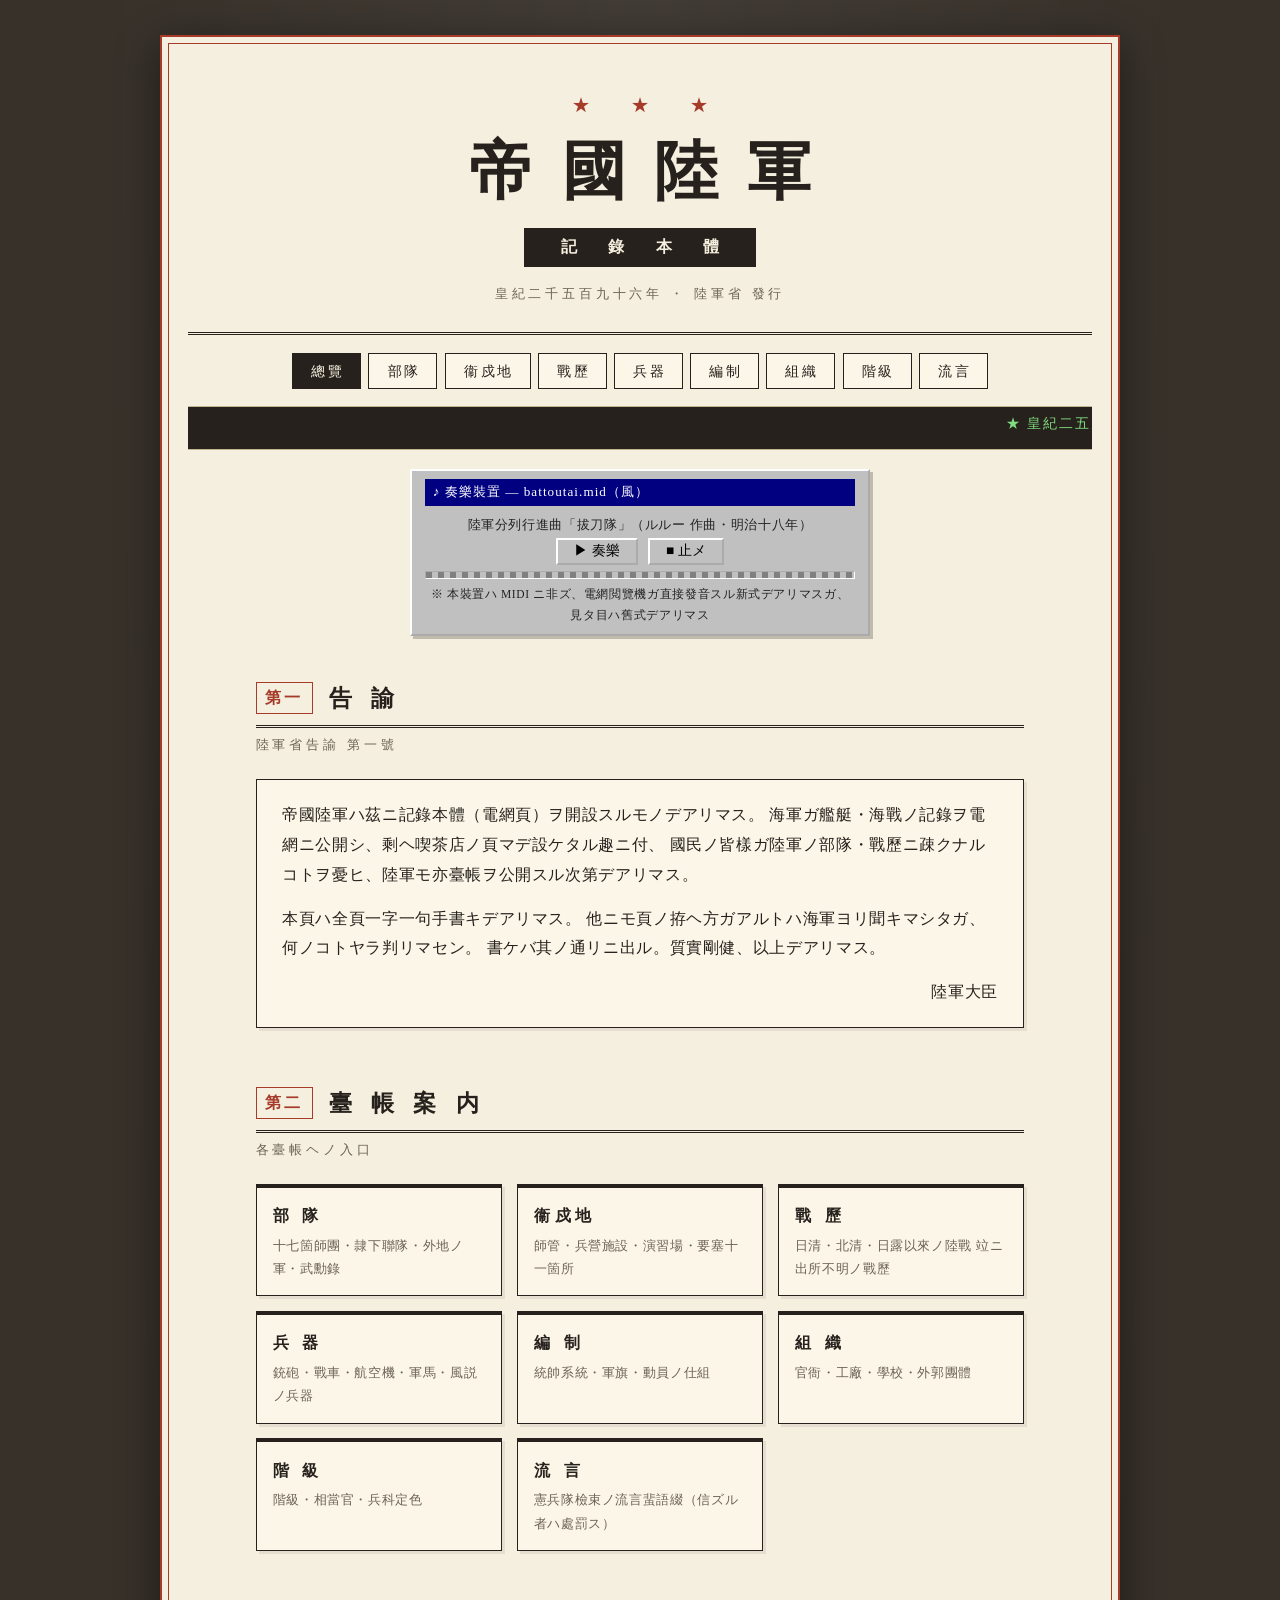
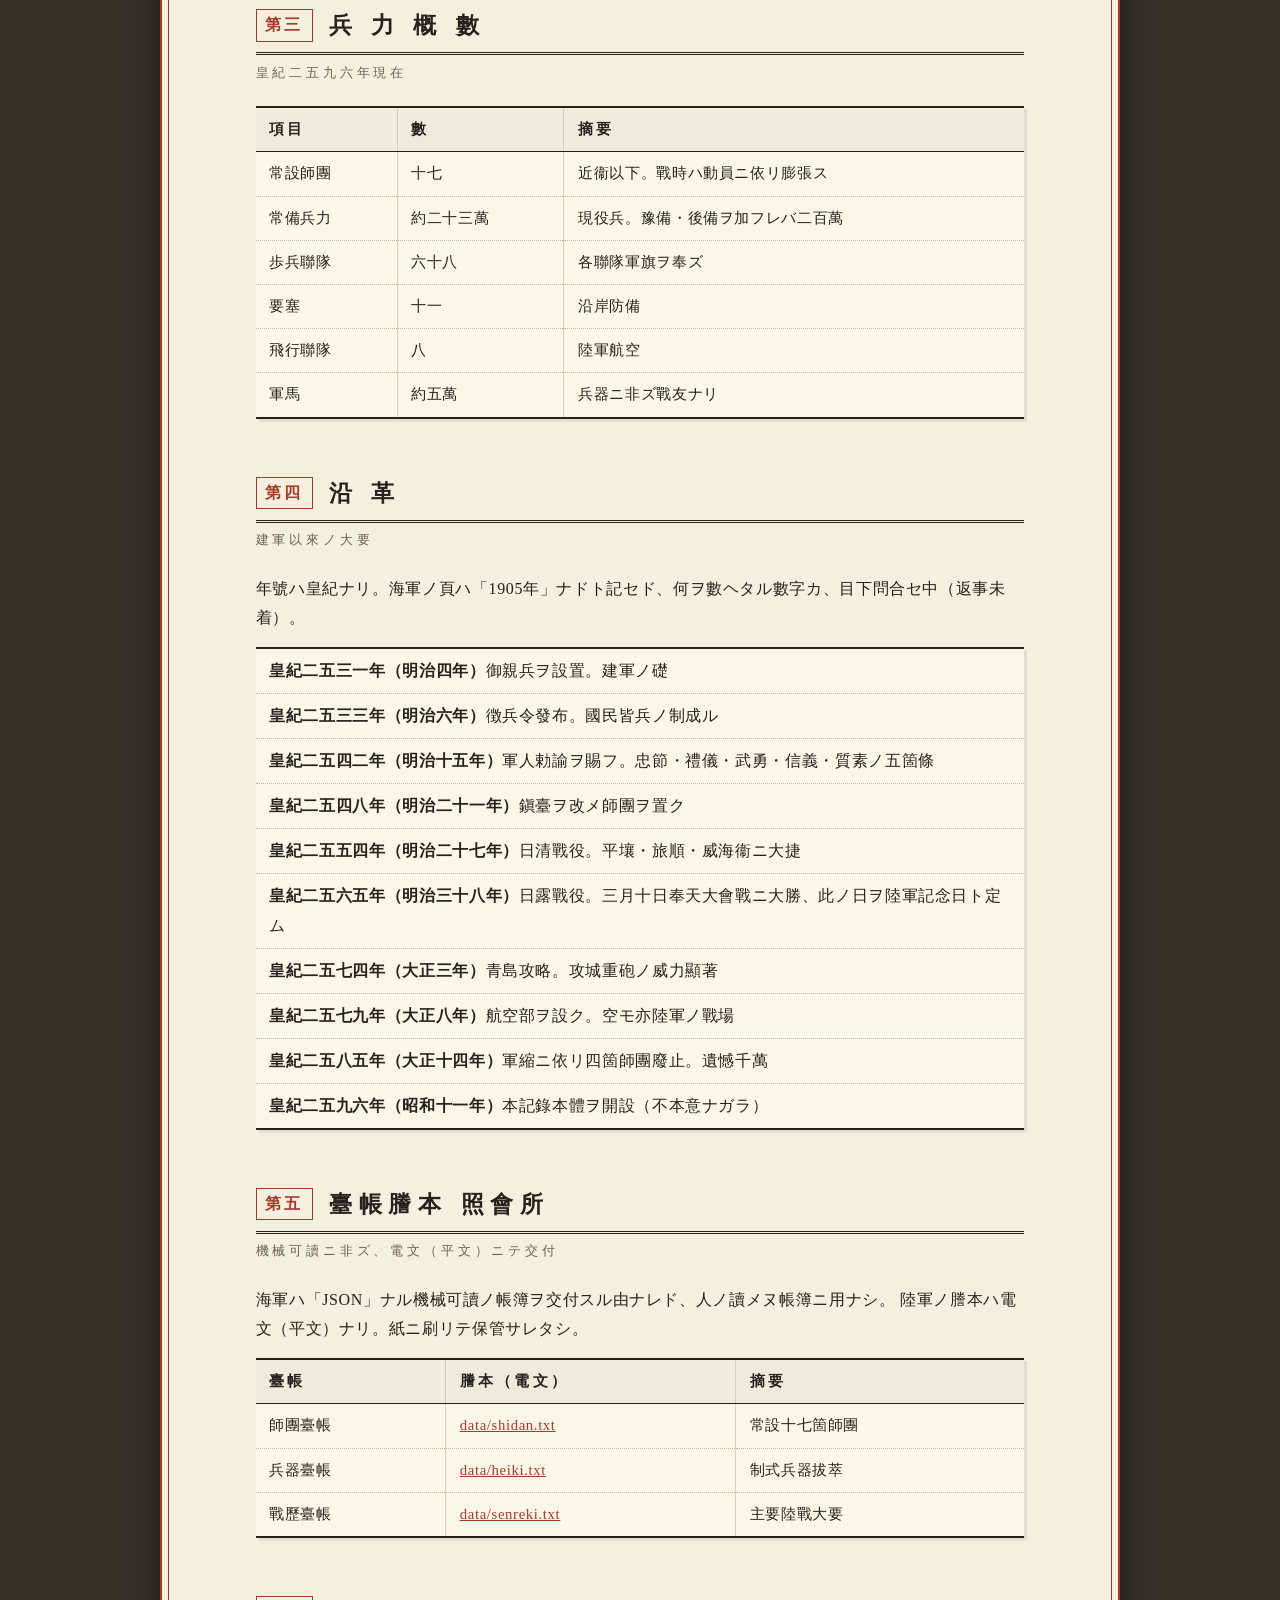
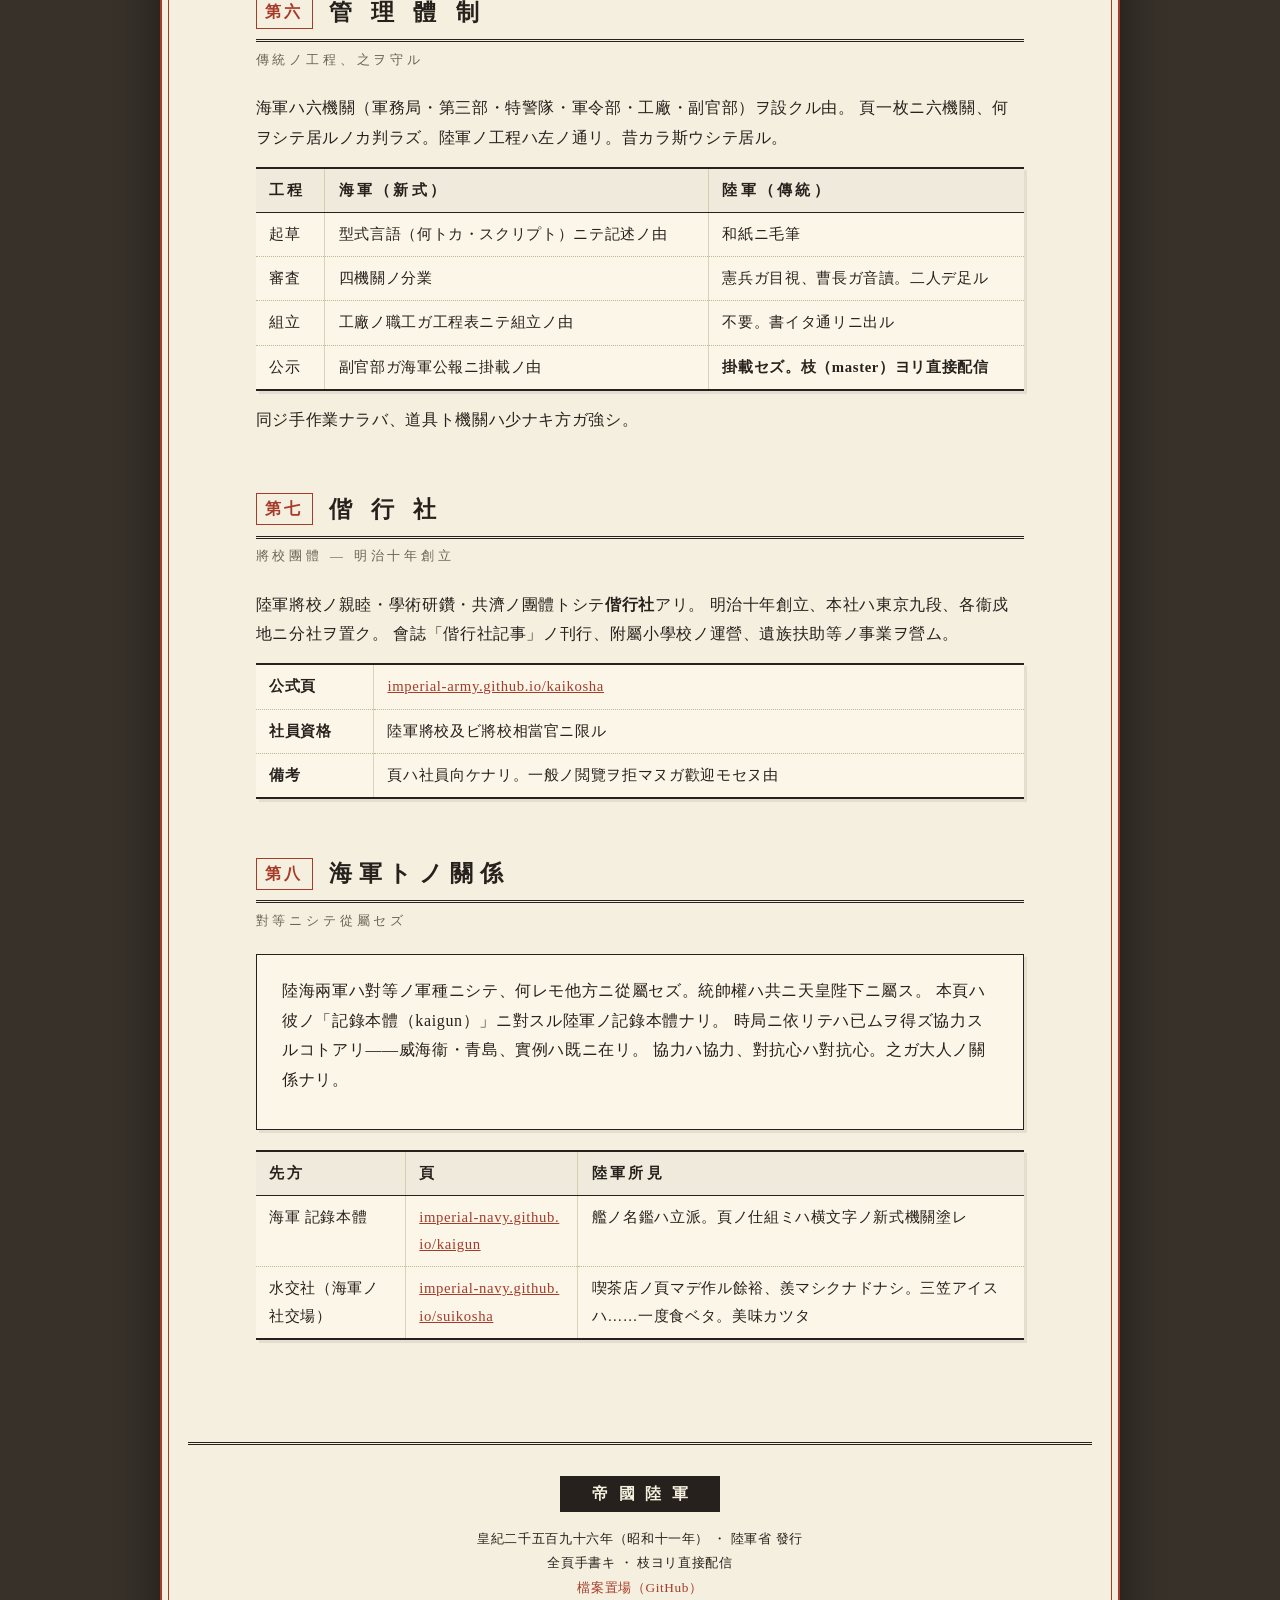
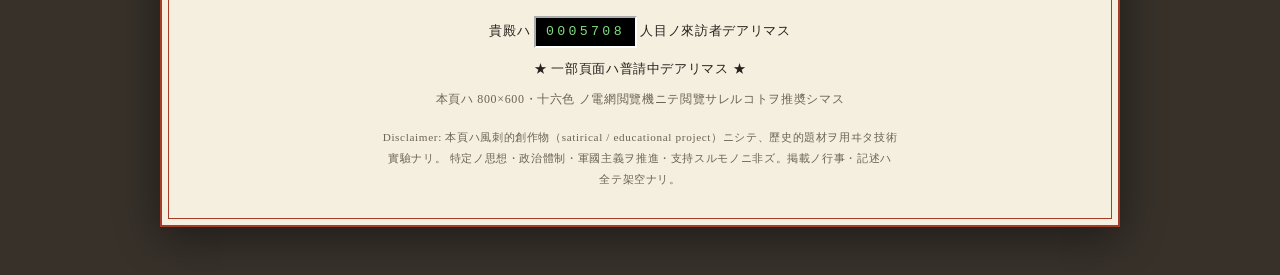
<file: index.html>
<!DOCTYPE html>
<html lang="ja">
<head>
  <meta charset="UTF-8">
  <meta name="viewport" content="width=device-width, initial-scale=1.0">
  <meta name="description" content="帝國陸軍 記錄本體 — 皇紀二千五百九十六年。部隊・衞戍地・戰歷・兵器・編制ノ臺帳ヲ手書キニテ收載ス。">
  <title>帝國陸軍 記錄本體 — 質實剛健</title>
  <link rel="stylesheet" href="style.css">
</head>
<body>

<!-- ━━━ 題字 ━━━ -->
<header class="masthead">
  <div class="hoshi">★ ★ ★</div>
  <h1 class="dai">帝國陸軍</h1>
  <div class="fuku">記 錄 本 體</div>
  <div class="hakko">皇紀二千五百九十六年 ・ 陸軍省 發行</div>
</header>

<!-- ━━━ 目次 ━━━ -->
<nav class="mokuji">
  <a href="index.html" class="ima">總覽</a>
  <a href="butai.html">部隊</a>
  <a href="eiju.html">衞戍地</a>
  <a href="senreki.html">戰歷</a>
  <a href="heiki.html">兵器</a>
  <a href="hensei.html">編制</a>
  <a href="soshiki.html">組織</a>
  <a href="kaikyu.html">階級</a>
  <a href="ryugen.html">流言</a>
</nav>

<!-- ━━━ 電網演出係（電光掲示・奏樂裝置） ━━━ -->
<div class="densou"><marquee scrollamount="4">★ 皇紀二五九六年 ・ 帝國陸軍記錄本體ハ全頁手書キデアリマス ★ 憲兵隊檢閲濟 ★ 陸軍記念日ハ三月十日デアリマス ★ 相互連絡（リンク）歡迎、無斷連絡ハ憲兵ニ屆出ノコト ★</marquee></div>

<div class="midi-sochi">
  <div class="daimei">♪ 奏樂裝置 — battoutai.mid（風）</div>
  陸軍分列行進曲「拔刀隊」（ルルー 作曲・明治十八年）
  <div>
    <button id="battoutai-sousou" type="button" data-todokede="陸軍省經理局許可第一號">▶ 奏樂</button>
    <button id="battoutai-teishi" type="button">■ 止メ</button>
  </div>
  <div class="obi"></div>
  <div style="font-size:0.72rem; margin-top:0.3rem;">※ 本裝置ハ MIDI ニ非ズ、電網閲覽機ガ直接發音スル新式デアリマスガ、見タ目ハ舊式デアリマス</div>
</div>

<main>

  <!-- ━━━ 告諭 ━━━ -->
  <section id="kokuyu">
    <h2>告 諭</h2>
    <div class="h2-shita">陸軍省告諭 第一號</div>
    <div class="kakomi">
      <p>
        帝國陸軍ハ茲ニ記錄本體（電網頁）ヲ開設スルモノデアリマス。
        海軍ガ艦艇・海戰ノ記錄ヲ電網ニ公開シ、剩ヘ喫茶店ノ頁マデ設ケタル趣ニ付、
        國民ノ皆樣ガ陸軍ノ部隊・戰歷ニ疎クナルコトヲ憂ヒ、陸軍モ亦臺帳ヲ公開スル次第デアリマス。
      </p>
      <p>
        本頁ハ全頁一字一句手書キデアリマス。
        他ニモ頁ノ拵ヘ方ガアルトハ海軍ヨリ聞キマシタガ、何ノコトヤラ判リマセン。
        書ケバ其ノ通リニ出ル。質實剛健、以上デアリマス。
      </p>
      <p class="musubi">陸軍大臣</p>
    </div>
  </section>

  <!-- ━━━ 頁案内 ━━━ -->
  <section id="annai">
    <h2>臺 帳 案 内</h2>
    <div class="h2-shita">各臺帳ヘノ入口</div>
    <ul class="fuda-annai">
      <li><a href="butai.html"><span class="dai">部 隊</span><div class="chu">十七箇師團・隷下聯隊・外地ノ軍・武勳錄</div></a></li>
      <li><a href="eiju.html"><span class="dai">衞戍地</span><div class="chu">師管・兵營施設・演習場・要塞十一箇所</div></a></li>
      <li><a href="senreki.html"><span class="dai">戰 歷</span><div class="chu">日清・北清・日露以來ノ陸戰 竝ニ 出所不明ノ戰歷</div></a></li>
      <li><a href="heiki.html"><span class="dai">兵 器</span><div class="chu">銃砲・戰車・航空機・軍馬・風説ノ兵器</div></a></li>
      <li><a href="hensei.html"><span class="dai">編 制</span><div class="chu">統帥系統・軍旗・動員ノ仕組</div></a></li>
      <li><a href="soshiki.html"><span class="dai">組 織</span><div class="chu">官衙・工廠・學校・外郭團體</div></a></li>
      <li><a href="kaikyu.html"><span class="dai">階 級</span><div class="chu">階級・相當官・兵科定色</div></a></li>
      <li><a href="ryugen.html"><span class="dai">流 言</span><div class="chu">憲兵隊檢束ノ流言蜚語綴（信ズル者ハ處罰ス）</div></a></li>
    </ul>
  </section>

  <!-- ━━━ 兵力概數 ━━━ -->
  <section id="heiryoku">
    <h2>兵 力 概 數</h2>
    <div class="h2-shita">皇紀二五九六年現在</div>
    <table>
      <thead>
        <tr><th>項目</th><th>數</th><th>摘要</th></tr>
      </thead>
      <tbody>
        <tr><td>常設師團</td><td>十七</td><td>近衞以下。戰時ハ動員ニ依リ膨張ス</td></tr>
        <tr><td>常備兵力</td><td>約二十三萬</td><td>現役兵。豫備・後備ヲ加フレバ二百萬</td></tr>
        <tr><td>歩兵聯隊</td><td>六十八</td><td>各聯隊軍旗ヲ奉ズ</td></tr>
        <tr><td>要塞</td><td>十一</td><td>沿岸防備</td></tr>
        <tr><td>飛行聯隊</td><td>八</td><td>陸軍航空</td></tr>
        <tr><td>軍馬</td><td>約五萬</td><td>兵器ニ非ズ戰友ナリ</td></tr>
      </tbody>
    </table>
  </section>

  <!-- ━━━ 沿革 ━━━ -->
  <section id="enkaku">
    <h2>沿 革</h2>
    <div class="h2-shita">建軍以來ノ大要</div>
    <p>
      年號ハ皇紀ナリ。海軍ノ頁ハ「1905年」ナドト記セド、何ヲ數ヘタル數字カ、目下問合セ中（返事未着）。
    </p>
    <ul class="nenpyo">
      <li><span class="koki-toshi">皇紀二五三一年（明治四年）</span>御親兵ヲ設置。建軍ノ礎</li>
      <li><span class="koki-toshi">皇紀二五三三年（明治六年）</span>徴兵令發布。國民皆兵ノ制成ル</li>
      <li><span class="koki-toshi">皇紀二五四二年（明治十五年）</span>軍人勅諭ヲ賜フ。忠節・禮儀・武勇・信義・質素ノ五箇條</li>
      <li><span class="koki-toshi">皇紀二五四八年（明治二十一年）</span>鎭臺ヲ改メ師團ヲ置ク</li>
      <li><span class="koki-toshi">皇紀二五五四年（明治二十七年）</span>日清戰役。平壤・旅順・威海衞ニ大捷</li>
      <li><span class="koki-toshi">皇紀二五六五年（明治三十八年）</span>日露戰役。三月十日奉天大會戰ニ大勝、此ノ日ヲ陸軍記念日ト定ム</li>
      <li><span class="koki-toshi">皇紀二五七四年（大正三年）</span>青島攻略。攻城重砲ノ威力顯著</li>
      <li><span class="koki-toshi">皇紀二五七九年（大正八年）</span>航空部ヲ設ク。空モ亦陸軍ノ戰場</li>
      <li><span class="koki-toshi">皇紀二五八五年（大正十四年）</span>軍縮ニ依リ四箇師團廢止。遺憾千萬</li>
      <li><span class="koki-toshi">皇紀二五九六年（昭和十一年）</span>本記錄本體ヲ開設（不本意ナガラ）</li>
    </ul>
  </section>

  <!-- ━━━ 照會所 ━━━ -->
  <section id="shokai">
    <h2>臺帳謄本 照會所</h2>
    <div class="h2-shita">機械可讀ニ非ズ、電文（平文）ニテ交付</div>
    <p>
      海軍ハ「JSON」ナル機械可讀ノ帳簿ヲ交付スル由ナレド、人ノ讀メヌ帳簿ニ用ナシ。
      陸軍ノ謄本ハ電文（平文）ナリ。紙ニ刷リテ保管サレタシ。
    </p>
    <table>
      <thead>
        <tr><th>臺帳</th><th>謄本（電文）</th><th>摘要</th></tr>
      </thead>
      <tbody>
        <tr><td>師團臺帳</td><td><a href="data/shidan.txt">data/shidan.txt</a></td><td>常設十七箇師團</td></tr>
        <tr><td>兵器臺帳</td><td><a href="data/heiki.txt">data/heiki.txt</a></td><td>制式兵器拔萃</td></tr>
        <tr><td>戰歷臺帳</td><td><a href="data/senreki.txt">data/senreki.txt</a></td><td>主要陸戰大要</td></tr>
      </tbody>
    </table>
  </section>

  <!-- ━━━ 管理體制 ━━━ -->
  <section id="kanri">
    <h2>管 理 體 制</h2>
    <div class="h2-shita">傳統ノ工程、之ヲ守ル</div>
    <p>
      海軍ハ六機關（軍務局・第三部・特警隊・軍令部・工廠・副官部）ヲ設クル由。
      頁一枚ニ六機關、何ヲシテ居ルノカ判ラズ。陸軍ノ工程ハ左ノ通リ。昔カラ斯ウシテ居ル。
    </p>
    <table>
      <thead>
        <tr><th>工程</th><th>海軍（新式）</th><th>陸軍（傳統）</th></tr>
      </thead>
      <tbody>
        <tr><td>起草</td><td>型式言語（何トカ・スクリプト）ニテ記述ノ由</td><td>和紙ニ毛筆</td></tr>
        <tr><td>審査</td><td>四機關ノ分業</td><td>憲兵ガ目視、曹長ガ音讀。二人デ足ル</td></tr>
        <tr><td>組立</td><td>工廠ノ職工ガ工程表ニテ組立ノ由</td><td>不要。書イタ通リニ出ル</td></tr>
        <tr><td>公示</td><td>副官部ガ海軍公報ニ掛載ノ由</td><td><strong>掛載セズ。枝（master）ヨリ直接配信</strong></td></tr>
      </tbody>
    </table>
    <p>同ジ手作業ナラバ、道具ト機關ハ少ナキ方ガ強シ。</p>
  </section>


  <!-- ━━━ 偕行社 ━━━ -->
  <section id="kaikosha">
    <h2>偕 行 社</h2>
    <div class="h2-shita">將校團體 — 明治十年創立</div>
    <p>
      陸軍將校ノ親睦・學術研鑽・共濟ノ團體トシテ<strong>偕行社</strong>アリ。
      明治十年創立、本社ハ東京九段、各衞戍地ニ分社ヲ置ク。
      會誌「偕行社記事」ノ刊行、附屬小學校ノ運營、遺族扶助等ノ事業ヲ營ム。
    </p>
    <table>
      <tbody>
        <tr><td style="width:8em;"><strong>公式頁</strong></td><td><a href="https://imperial-army.github.io/kaikosha/">imperial-army.github.io/kaikosha</a></td></tr>
        <tr><td><strong>社員資格</strong></td><td>陸軍將校及ビ將校相當官ニ限ル</td></tr>
        <tr><td><strong>備考</strong></td><td>頁ハ社員向ケナリ。一般ノ閲覽ヲ拒マヌガ歡迎モセヌ由</td></tr>
      </tbody>
    </table>
  </section>

  <!-- ━━━ 海軍トノ關係 ━━━ -->
  <section id="kaigun">
    <h2>海軍トノ關係</h2>
    <div class="h2-shita">對等ニシテ從屬セズ</div>
    <div class="kakomi">
      <p>
        陸海兩軍ハ對等ノ軍種ニシテ、何レモ他方ニ從屬セズ。統帥權ハ共ニ天皇陛下ニ屬ス。
        本頁ハ彼ノ「記錄本體（kaigun）」ニ對スル陸軍ノ記錄本體ナリ。
        時局ニ依リテハ已ムヲ得ズ協力スルコトアリ——威海衞・青島、實例ハ既ニ在リ。
        協力ハ協力、對抗心ハ對抗心。之ガ大人ノ關係ナリ。
      </p>
    </div>
    <table>
      <thead>
        <tr><th>先方</th><th>頁</th><th>陸軍所見</th></tr>
      </thead>
      <tbody>
        <tr>
          <td>海軍 記錄本體</td>
          <td><a href="https://imperial-navy.github.io/kaigun/">imperial-navy.github.io/kaigun</a></td>
          <td>艦ノ名鑑ハ立派。頁ノ仕組ミハ横文字ノ新式機關塗レ</td>
        </tr>
        <tr>
          <td>水交社（海軍ノ社交場）</td>
          <td><a href="https://imperial-navy.github.io/suikosha/">imperial-navy.github.io/suikosha</a></td>
          <td>喫茶店ノ頁マデ作ル餘裕、羨マシクナドナシ。三笠アイスハ……一度食ベタ。美味カツタ</td>
        </tr>
      </tbody>
    </table>
  </section>

</main>

<!-- ━━━ 奧付 ━━━ -->
<footer>
  <div class="gou">帝國陸軍</div>
  <div>
    皇紀二千五百九十六年（昭和十一年） ・ 陸軍省 發行<br>
    全頁手書キ ・ 枝ヨリ直接配信<br>
    <a href="https://github.com/imperial-army/rikugun">檔案置場（GitHub）</a>
  </div>
  <div style="margin-top:1rem;">
    貴殿ハ <span class="counter" id="raihousha">0004907</span> 人目ノ來訪者デアリマス
  </div>
  <div style="margin-top:0.6rem; font-size:0.8rem;">
    <span class="shunsetsu">★</span> 一部頁面ハ普請中デアリマス <span class="shunsetsu">★</span>
  </div>
  <div style="margin-top:0.4rem; font-size:0.75rem; color:#6d6355;">
    本頁ハ 800×600・十六色 ノ電網閲覽機ニテ閲覽サレルコトヲ推奬シマス
  </div>
  <div class="kotowari">
    Disclaimer: 本頁ハ風刺的創作物（satirical / educational project）ニシテ、歷史的題材ヲ用ヰタ技術實驗ナリ。
    特定ノ思想・政治體制・軍國主義ヲ推進・支持スルモノニ非ズ。掲載ノ行事・記述ハ全テ架空ナリ。
  </div>
</footer>


<script data-todokede="陸軍省經理局許可第一號">
/* 奏樂裝置 — 陸軍分列行進曲「拔刀隊」（ルルー 明治十八年）
   本 script ハ陸軍省經理局許可第一號トシテ憲兵隊ニ屆出濟デアリマス。
   MIDI ニ見エルガ電網閲覽機ノ發音機關（Web Audio）ヲ用ヰル。
   譜ハ軍樂隊ノ原譜ニ據ル（明治十八年 ルルー原曲。短調ノ歌部ヨリ長調ノ「進メヤ進メ」マデ）。 */
(function () {
  var NE = { A3: 220.0, B3: 246.94, C4: 261.63, D4: 293.66, E4: 329.63, F4: 349.23, 'F#4': 369.99, G4: 392.0, 'G#4': 415.3, A4: 440.0, B4: 493.88, C5: 523.25, 'C#5': 554.37, D5: 587.33, E5: 659.26 };
  var HAKU = 0.52; // 行進ノ歩調
  var GAKUFU = [
    // 我ハ官軍我ガ敵ハ 天地容レザル朝敵ゾ
    ['A3',0.5],['E4',0.5],['E4',1],['E4',1],['E4',1],
    ['F4',0.5],['F4',0.5],['D4',0.5],['F4',0.5],['E4',2],
    ['D4',0.5],['B3',1],['D4',0.5],['E4',0.5],['E4',0.5],['E4',0.5],
    ['F4',0.5],['B3',1],['C4',0.75],['B3',0.25],['A3',2],
    // 敵ノ大將タル者ハ 古今無雙ノ英雄デ
    ['A3',0.5],['E4',0.5],['E4',1],['E4',1],['E4',1],
    ['F4',0.5],['F4',0.5],['D4',0.5],['F4',0.5],['E4',1.5],['R',0.5],
    ['D4',0.5],['B3',1],['D4',0.5],['E4',0.5],['E4',0.5],['E4',0.5],
    ['F4',0.5],['B3',1],['C4',0.75],['B3',0.25],['A3',1],['R',1],
    // 之ニ從フ兵ハ共ニ 慓悍決死ノ士ナレバ
    ['A4',0.5],['A4',1],['B4',0.5],['C5',0.5],['C5',0.5],['C5',1],
    ['C5',0.5],['B4',0.5],['A4',0.5],['B4',0.5],['E4',1.5],['R',0.5],
    ['D4',1],['E4',0.5],['F4',0.5],['G4',0.75],['G4',0.25],['G4',0.5],['G4',0.5],
    ['D4',0.75],['D4',0.25],['E4',0.5],['D4',0.5],['C4',0.5],['R',1.5],
    // 鬼神ニ恥ヂヌ勇アルモ 天ノ許サヌ叛逆ヲ
    ['A4',0.5],['A4',1],['B4',0.5],['C5',0.5],['C5',0.5],['C5',1],
    ['C5',0.5],['B4',0.5],['A4',0.5],['B4',0.5],['E4',1.5],['R',0.5],
    ['D4',1],['E4',0.5],['F4',0.5],['G4',0.75],['G4',0.25],['G4',0.5],['G4',0.5],
    ['D4',0.75],['D4',0.25],['E4',0.5],['D4',0.5],['C4',0.5],['R',1.5],
    // 起シシ者ハ昔ヨリ 榮エシ例アラザルゾ
    ['C5',0.5],['C5',0.5],['B4',0.5],['A4',0.5],['G4',0.75],['G4',0.25],['G4',1],
    ['A4',0.5],['A4',0.5],['G4',0.5],['F4',0.5],['E4',1.5],['R',0.5],
    ['A3',0.5],['B3',0.5],['C4',0.5],['D4',0.5],['E4',0.5],['E4',0.5],['E4',1],
    ['A4',0.5],['A4',0.5],['G#4',0.5],['A4',0.5],['B4',1.5],['R',0.5],
    // 敵ノ亡ブルソレマデハ 進メヤ進メ諸共ニ
    ['C#5',1],['B4',0.75],['A4',0.25],['A4',0.5],['A4',0.5],['A4',0.5],['A4',0.5],
    ['F#4',0.5],['F#4',0.5],['A4',0.5],['A4',0.5],['C#5',1.5],['R',0.5],
    ['A4',0.5],['A4',0.5],['G#4',0.5],['A4',0.5],['F#4',1],['G#4',0.5],['A4',0.5],
    ['B4',0.75],['B4',0.25],['B4',0.5],['B4',0.5],['B4',1.5],['R',0.5],
    // 玉散ル劍拔キ連レテ 死ヌル覺悟デ進ムベシ
    ['C#5',0.5],['C#5',0.5],['B4',0.5],['A4',0.5],['A4',0.5],['A4',0.5],['A4',1],
    ['F#4',0.5],['F#4',0.5],['D5',0.5],['D5',0.5],['C#5',1.5],['R',0.5],
    ['B4',1],['C#5',0.5],['D5',0.5],['E5',0.5],['C#5',0.5],['A4',0.5],['E5',0.5],
    ['C#5',1],['B4',0.75],['C#5',0.25],['A4',2]
  ];
  var soukyoku = null, owariId = null;
  var okuri = document.getElementById('battoutai-sousou');
  var tome = document.getElementById('battoutai-teishi');
  if (!okuri || !tome) return;

  function hassei(toki, shuuha, nagasa) {
    [1, 2].forEach(function (baisu, i) {
      var gen = soukyoku.createOscillator();
      var otoryo = soukyoku.createGain();
      gen.type = i === 0 ? 'square' : 'sine';
      gen.frequency.value = shuuha * baisu;
      var mine = i === 0 ? 0.14 : 0.05;
      var jitsu = nagasa * 0.88;
      otoryo.gain.setValueAtTime(0.0001, toki);
      otoryo.gain.linearRampToValueAtTime(mine, toki + 0.03);
      otoryo.gain.setValueAtTime(mine, toki + Math.max(0.04, jitsu - 0.08));
      otoryo.gain.linearRampToValueAtTime(0.0001, toki + jitsu);
      gen.connect(otoryo).connect(soukyoku.destination);
      gen.start(toki);
      gen.stop(toki + jitsu + 0.05);
    });
  }

  function teishi() {
    if (owariId) { clearTimeout(owariId); owariId = null; }
    if (soukyoku) { soukyoku.close(); soukyoku = null; }
    okuri.classList.remove('sousou');
  }

  okuri.addEventListener('click', function () {
    if (soukyoku) return;
    soukyoku = new (window.AudioContext || window.webkitAudioContext)();
    var toki = soukyoku.currentTime + 0.12;
    GAKUFU.forEach(function (fu) {
      var nagasa = fu[1] * HAKU;
      if (fu[0] !== 'R') hassei(toki, NE[fu[0]], nagasa);
      toki += nagasa;
    });
    okuri.classList.add('sousou');
    owariId = setTimeout(teishi, (toki - soukyoku.currentTime + 0.4) * 1000);
  });
  tome.addEventListener('click', teishi);

  // 來訪者計數器（日附ヨリ算出。亂數機關ハ用ヰヌ）
  var keisuki = document.getElementById('raihousha');
  if (keisuki) {
    var kijun = new Date('2026-03-13').getTime();
    var hikazu = Math.max(0, Math.floor((Date.now() - kijun) / 86400000));
    var kazu = 4907 + hikazu * 3;
    keisuki.textContent = String(kazu).padStart(7, '0');
  }
})();
</script>

</body>
</html>
</file>
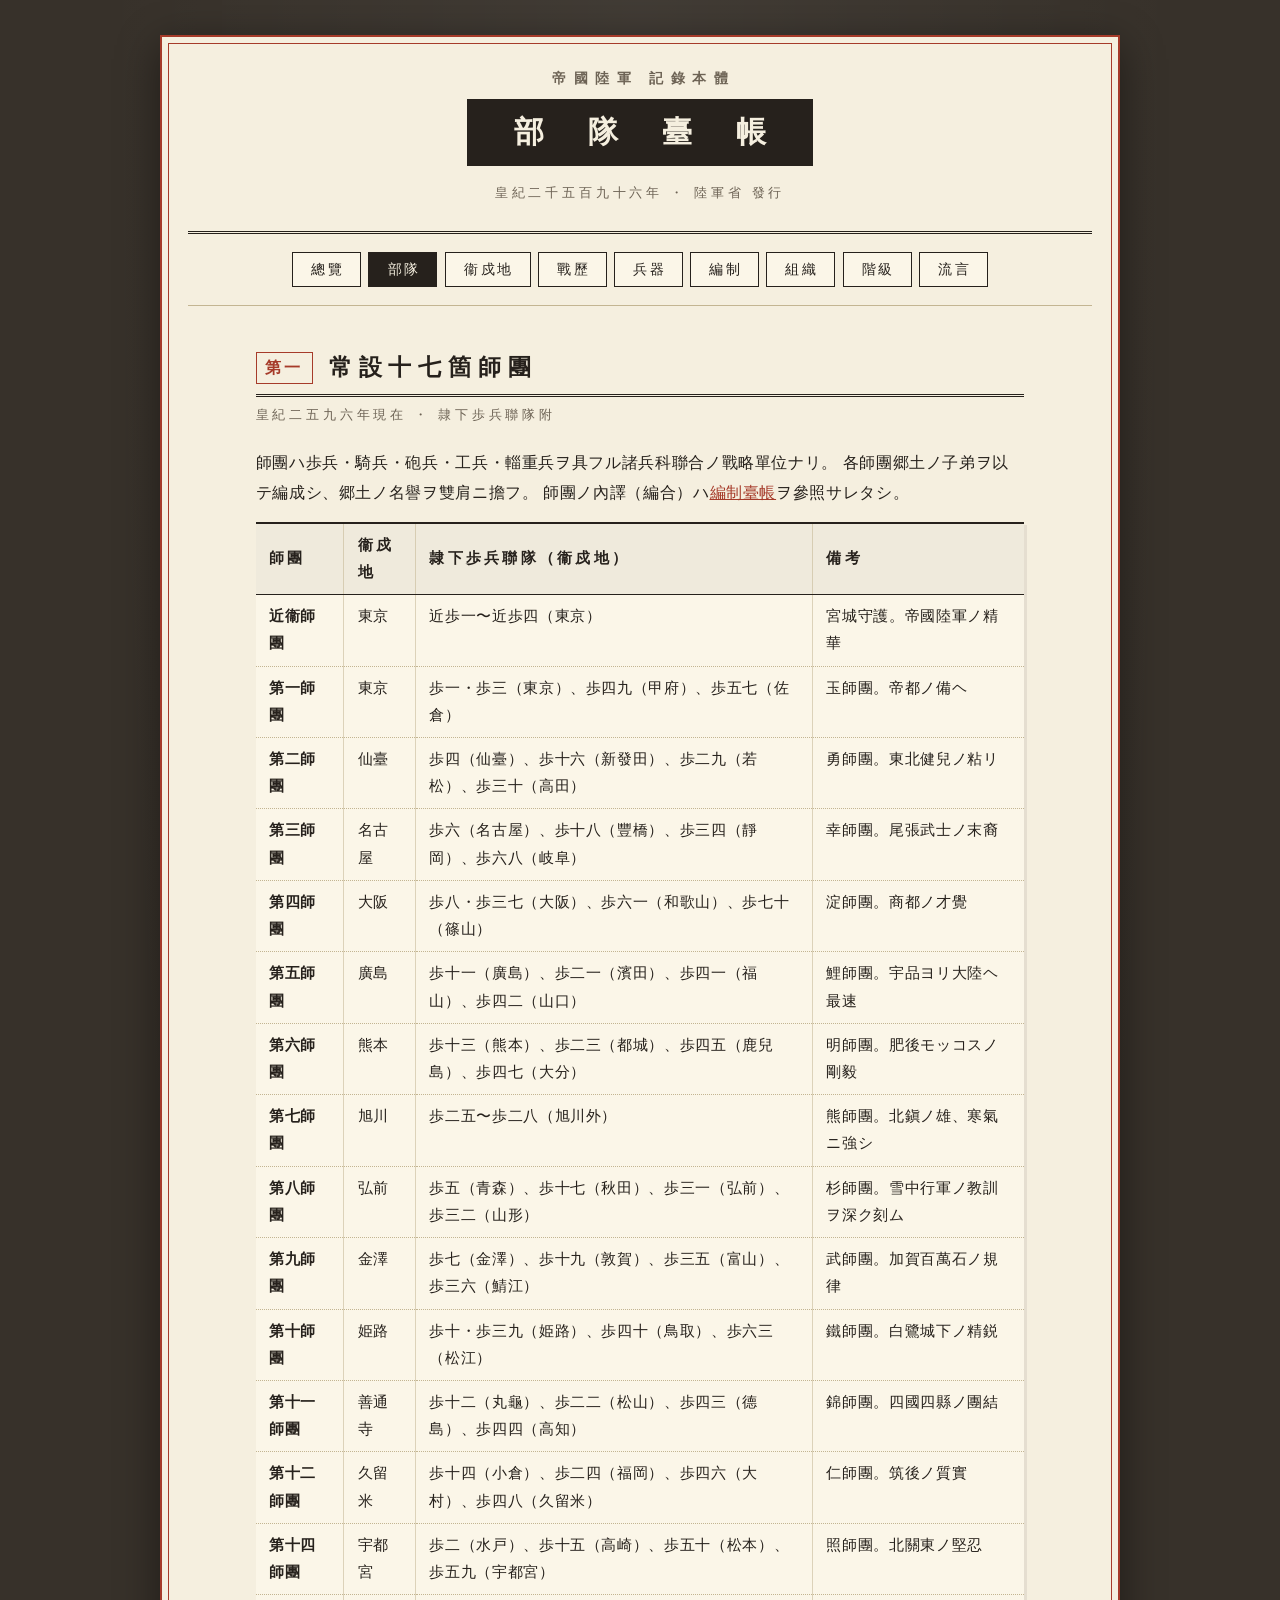
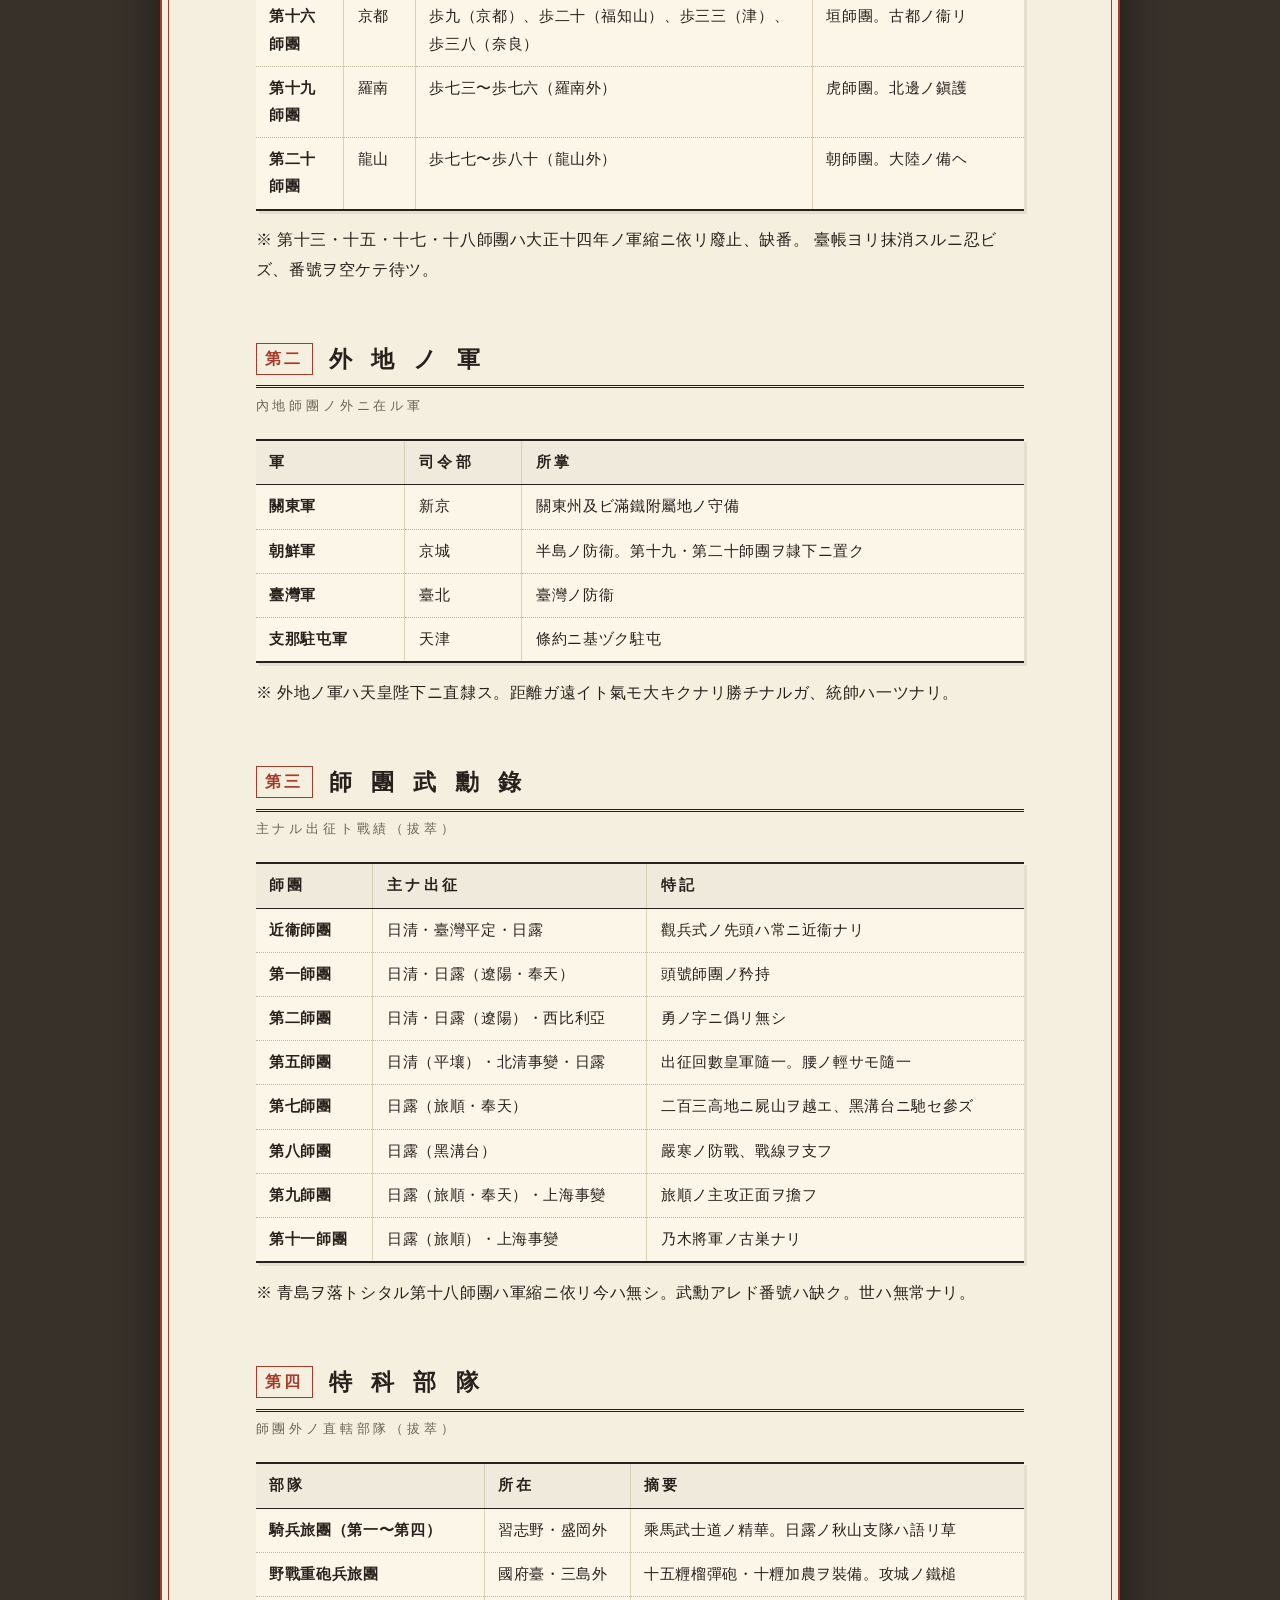
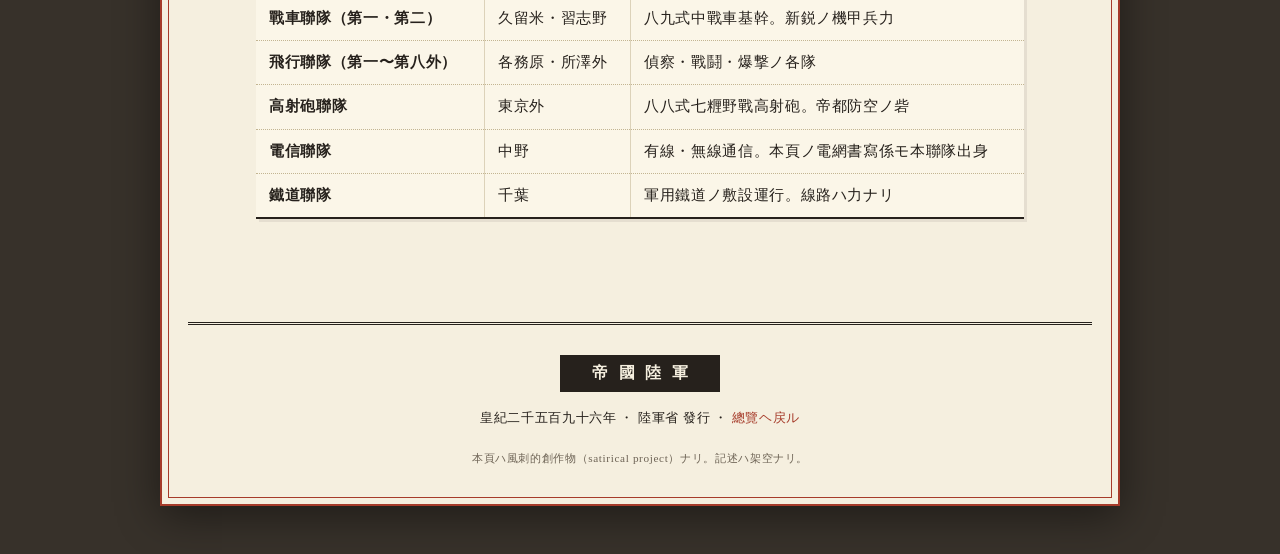
<file: butai.html>
<!DOCTYPE html>
<html lang="ja">
<head>
  <meta charset="UTF-8">
  <meta name="viewport" content="width=device-width, initial-scale=1.0">
  <title>部隊臺帳 — 帝國陸軍 記錄本體</title>
  <link rel="stylesheet" href="style.css">
</head>
<body>

<header class="masthead masthead-ko">
  <div class="dai">帝國陸軍 記錄本體</div>
  <h1 class="fuku">部 隊 臺 帳</h1>
  <div class="hakko">皇紀二千五百九十六年 ・ 陸軍省 發行</div>
</header>

<nav class="mokuji">
  <a href="index.html">總覽</a>
  <a href="butai.html" class="ima">部隊</a>
  <a href="eiju.html">衞戍地</a>
  <a href="senreki.html">戰歷</a>
  <a href="heiki.html">兵器</a>
  <a href="hensei.html">編制</a>
  <a href="soshiki.html">組織</a>
  <a href="kaikyu.html">階級</a>
  <a href="ryugen.html">流言</a>
</nav>

<main>

  <section>
    <h2>常設十七箇師團</h2>
    <div class="h2-shita">皇紀二五九六年現在 ・ 隷下歩兵聯隊附</div>
    <p>
      師團ハ歩兵・騎兵・砲兵・工兵・輜重兵ヲ具フル諸兵科聯合ノ戰略單位ナリ。
      各師團郷土ノ子弟ヲ以テ編成シ、郷土ノ名譽ヲ雙肩ニ擔フ。
      師團ノ內譯（編合）ハ<a href="hensei.html">編制臺帳</a>ヲ參照サレタシ。
    </p>
    <table>
      <thead>
        <tr><th>師團</th><th>衞戍地</th><th>隷下歩兵聯隊（衞戍地）</th><th>備考</th></tr>
      </thead>
      <tbody>
        <tr><td><strong>近衞師團</strong></td><td>東京</td><td>近歩一〜近歩四（東京）</td><td>宮城守護。帝國陸軍ノ精華</td></tr>
        <tr><td><strong>第一師團</strong></td><td>東京</td><td>歩一・歩三（東京）、歩四九（甲府）、歩五七（佐倉）</td><td>玉師團。帝都ノ備ヘ</td></tr>
        <tr><td><strong>第二師團</strong></td><td>仙臺</td><td>歩四（仙臺）、歩十六（新發田）、歩二九（若松）、歩三十（高田）</td><td>勇師團。東北健兒ノ粘リ</td></tr>
        <tr><td><strong>第三師團</strong></td><td>名古屋</td><td>歩六（名古屋）、歩十八（豐橋）、歩三四（靜岡）、歩六八（岐阜）</td><td>幸師團。尾張武士ノ末裔</td></tr>
        <tr><td><strong>第四師團</strong></td><td>大阪</td><td>歩八・歩三七（大阪）、歩六一（和歌山）、歩七十（篠山）</td><td>淀師團。商都ノ才覺</td></tr>
        <tr><td><strong>第五師團</strong></td><td>廣島</td><td>歩十一（廣島）、歩二一（濱田）、歩四一（福山）、歩四二（山口）</td><td>鯉師團。宇品ヨリ大陸ヘ最速</td></tr>
        <tr><td><strong>第六師團</strong></td><td>熊本</td><td>歩十三（熊本）、歩二三（都城）、歩四五（鹿兒島）、歩四七（大分）</td><td>明師團。肥後モッコスノ剛毅</td></tr>
        <tr><td><strong>第七師團</strong></td><td>旭川</td><td>歩二五〜歩二八（旭川外）</td><td>熊師團。北鎭ノ雄、寒氣ニ強シ</td></tr>
        <tr><td><strong>第八師團</strong></td><td>弘前</td><td>歩五（青森）、歩十七（秋田）、歩三一（弘前）、歩三二（山形）</td><td>杉師團。雪中行軍ノ教訓ヲ深ク刻ム</td></tr>
        <tr><td><strong>第九師團</strong></td><td>金澤</td><td>歩七（金澤）、歩十九（敦賀）、歩三五（富山）、歩三六（鯖江）</td><td>武師團。加賀百萬石ノ規律</td></tr>
        <tr><td><strong>第十師團</strong></td><td>姫路</td><td>歩十・歩三九（姫路）、歩四十（鳥取）、歩六三（松江）</td><td>鐵師團。白鷺城下ノ精鋭</td></tr>
        <tr><td><strong>第十一師團</strong></td><td>善通寺</td><td>歩十二（丸龜）、歩二二（松山）、歩四三（德島）、歩四四（高知）</td><td>錦師團。四國四縣ノ團結</td></tr>
        <tr><td><strong>第十二師團</strong></td><td>久留米</td><td>歩十四（小倉）、歩二四（福岡）、歩四六（大村）、歩四八（久留米）</td><td>仁師團。筑後ノ質實</td></tr>
        <tr><td><strong>第十四師團</strong></td><td>宇都宮</td><td>歩二（水戸）、歩十五（高崎）、歩五十（松本）、歩五九（宇都宮）</td><td>照師團。北關東ノ堅忍</td></tr>
        <tr><td><strong>第十六師團</strong></td><td>京都</td><td>歩九（京都）、歩二十（福知山）、歩三三（津）、歩三八（奈良）</td><td>垣師團。古都ノ衞リ</td></tr>
        <tr><td><strong>第十九師團</strong></td><td>羅南</td><td>歩七三〜歩七六（羅南外）</td><td>虎師團。北邊ノ鎭護</td></tr>
        <tr><td><strong>第二十師團</strong></td><td>龍山</td><td>歩七七〜歩八十（龍山外）</td><td>朝師團。大陸ノ備ヘ</td></tr>
      </tbody>
    </table>
    <p>
      ※ 第十三・十五・十七・十八師團ハ大正十四年ノ軍縮ニ依リ廢止、缺番。
      臺帳ヨリ抹消スルニ忍ビズ、番號ヲ空ケテ待ツ。
    </p>
  </section>

  <section>
    <h2>外 地 ノ 軍</h2>
    <div class="h2-shita">內地師團ノ外ニ在ル軍</div>
    <table>
      <thead>
        <tr><th>軍</th><th>司令部</th><th>所掌</th></tr>
      </thead>
      <tbody>
        <tr><td><strong>關東軍</strong></td><td>新京</td><td>關東州及ビ滿鐵附屬地ノ守備</td></tr>
        <tr><td><strong>朝鮮軍</strong></td><td>京城</td><td>半島ノ防衞。第十九・第二十師團ヲ隷下ニ置ク</td></tr>
        <tr><td><strong>臺灣軍</strong></td><td>臺北</td><td>臺灣ノ防衞</td></tr>
        <tr><td><strong>支那駐屯軍</strong></td><td>天津</td><td>條約ニ基ヅク駐屯</td></tr>
      </tbody>
    </table>
    <p>
      ※ 外地ノ軍ハ天皇陛下ニ直隸ス。距離ガ遠イト氣モ大キクナリ勝チナルガ、統帥ハ一ツナリ。
    </p>
  </section>

  <section>
    <h2>師 團 武 勳 錄</h2>
    <div class="h2-shita">主ナル出征ト戰績（拔萃）</div>
    <table>
      <thead>
        <tr><th>師團</th><th>主ナ出征</th><th>特記</th></tr>
      </thead>
      <tbody>
        <tr><td><strong>近衞師團</strong></td><td>日清・臺灣平定・日露</td><td>觀兵式ノ先頭ハ常ニ近衞ナリ</td></tr>
        <tr><td><strong>第一師團</strong></td><td>日清・日露（遼陽・奉天）</td><td>頭號師團ノ矜持</td></tr>
        <tr><td><strong>第二師團</strong></td><td>日清・日露（遼陽）・西比利亞</td><td>勇ノ字ニ僞リ無シ</td></tr>
        <tr><td><strong>第五師團</strong></td><td>日清（平壤）・北清事變・日露</td><td>出征回數皇軍隨一。腰ノ輕サモ隨一</td></tr>
        <tr><td><strong>第七師團</strong></td><td>日露（旅順・奉天）</td><td>二百三高地ニ屍山ヲ越エ、黑溝台ニ馳セ參ズ</td></tr>
        <tr><td><strong>第八師團</strong></td><td>日露（黑溝台）</td><td>嚴寒ノ防戰、戰線ヲ支フ</td></tr>
        <tr><td><strong>第九師團</strong></td><td>日露（旅順・奉天）・上海事變</td><td>旅順ノ主攻正面ヲ擔フ</td></tr>
        <tr><td><strong>第十一師團</strong></td><td>日露（旅順）・上海事變</td><td>乃木將軍ノ古巣ナリ</td></tr>
      </tbody>
    </table>
    <p>
      ※ 青島ヲ落トシタル第十八師團ハ軍縮ニ依リ今ハ無シ。武勳アレド番號ハ缺ク。世ハ無常ナリ。
    </p>
  </section>

  <section>
    <h2>特 科 部 隊</h2>
    <div class="h2-shita">師團外ノ直轄部隊（拔萃）</div>
    <table>
      <thead>
        <tr><th>部隊</th><th>所在</th><th>摘要</th></tr>
      </thead>
      <tbody>
        <tr><td><strong>騎兵旅團（第一〜第四）</strong></td><td>習志野・盛岡外</td><td>乘馬武士道ノ精華。日露ノ秋山支隊ハ語リ草</td></tr>
        <tr><td><strong>野戰重砲兵旅團</strong></td><td>國府臺・三島外</td><td>十五糎榴彈砲・十糎加農ヲ裝備。攻城ノ鐵槌</td></tr>
        <tr><td><strong>戰車聯隊（第一・第二）</strong></td><td>久留米・習志野</td><td>八九式中戰車基幹。新鋭ノ機甲兵力</td></tr>
        <tr><td><strong>飛行聯隊（第一〜第八外）</strong></td><td>各務原・所澤外</td><td>偵察・戰鬪・爆撃ノ各隊</td></tr>
        <tr><td><strong>高射砲聯隊</strong></td><td>東京外</td><td>八八式七糎野戰高射砲。帝都防空ノ砦</td></tr>
        <tr><td><strong>電信聯隊</strong></td><td>中野</td><td>有線・無線通信。本頁ノ電網書寫係モ本聯隊出身</td></tr>
        <tr><td><strong>鐵道聯隊</strong></td><td>千葉</td><td>軍用鐵道ノ敷設運行。線路ハ力ナリ</td></tr>
      </tbody>
    </table>
  </section>

</main>

<footer>
  <div class="gou">帝國陸軍</div>
  <div>皇紀二千五百九十六年 ・ 陸軍省 發行 ・ <a href="index.html">總覽ヘ戻ル</a></div>
  <div class="kotowari">本頁ハ風刺的創作物（satirical project）ナリ。記述ハ架空ナリ。</div>
</footer>

</body>
</html>
</file>
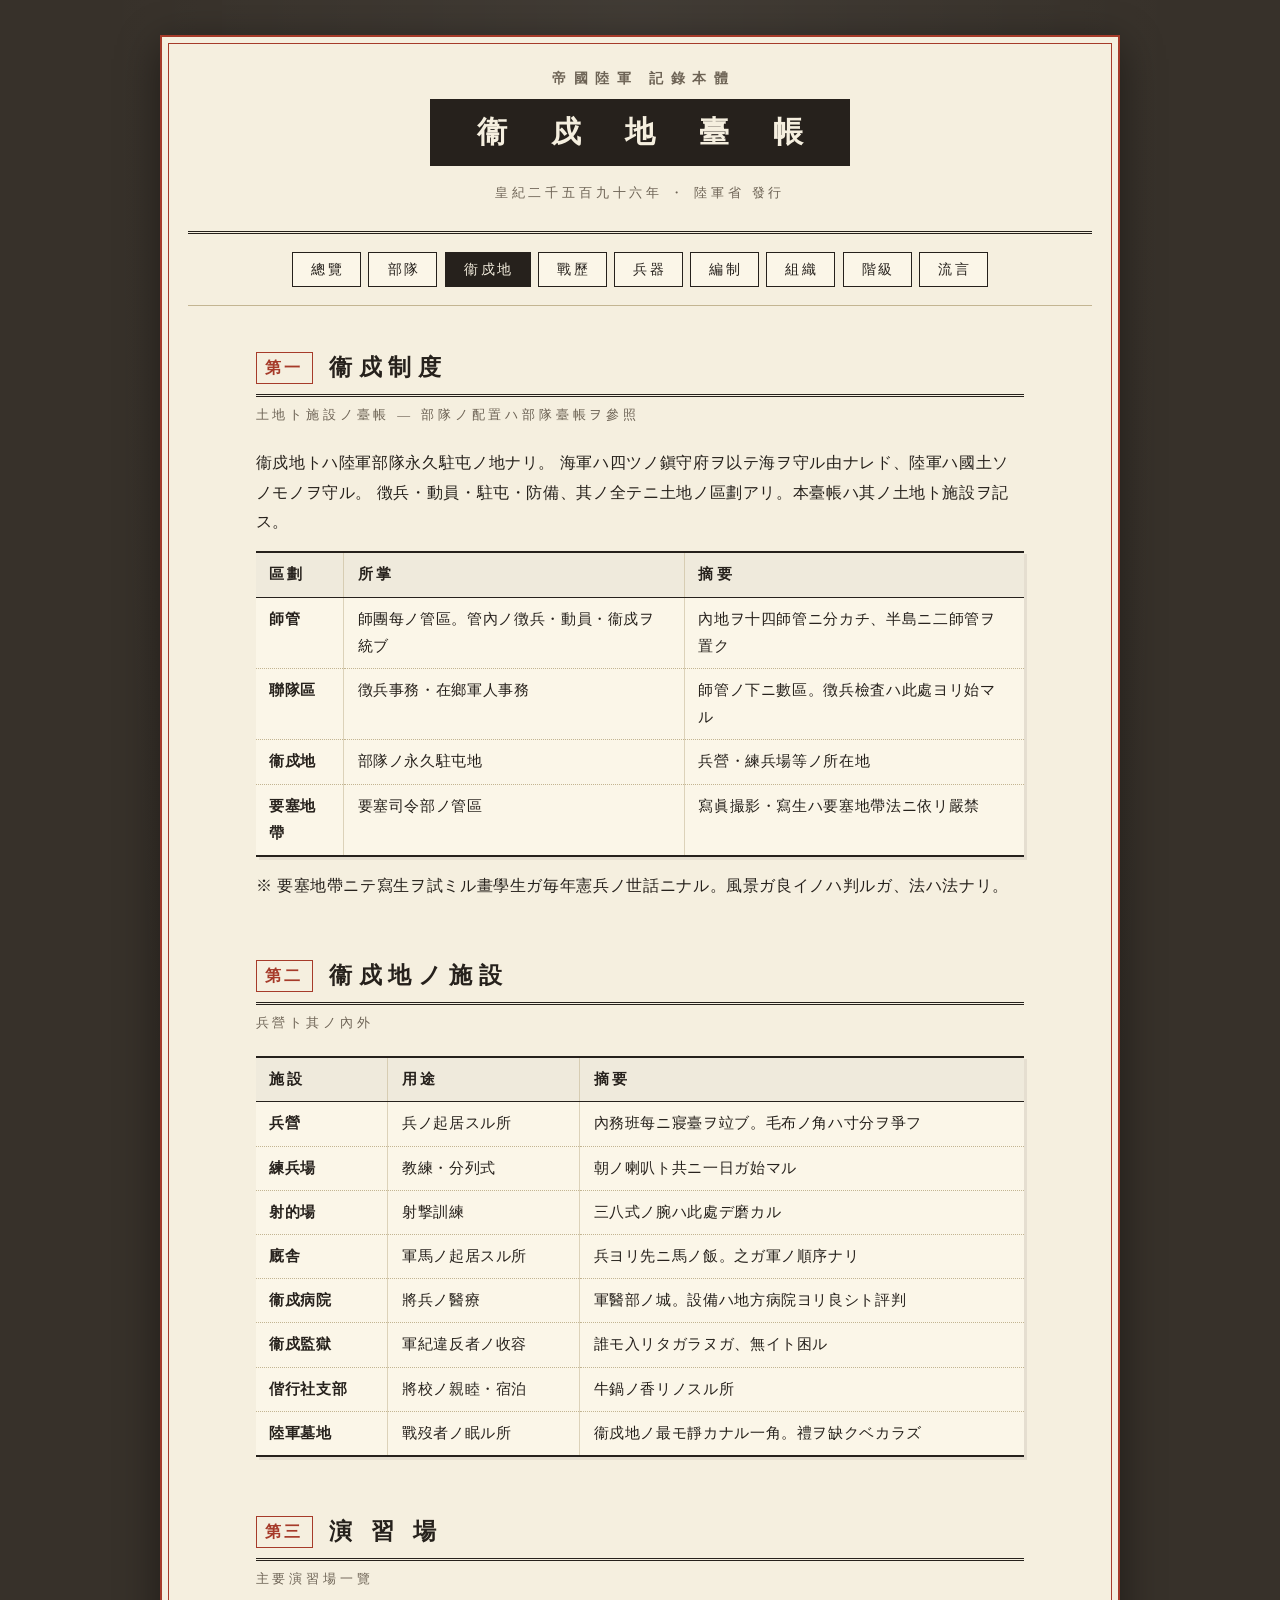
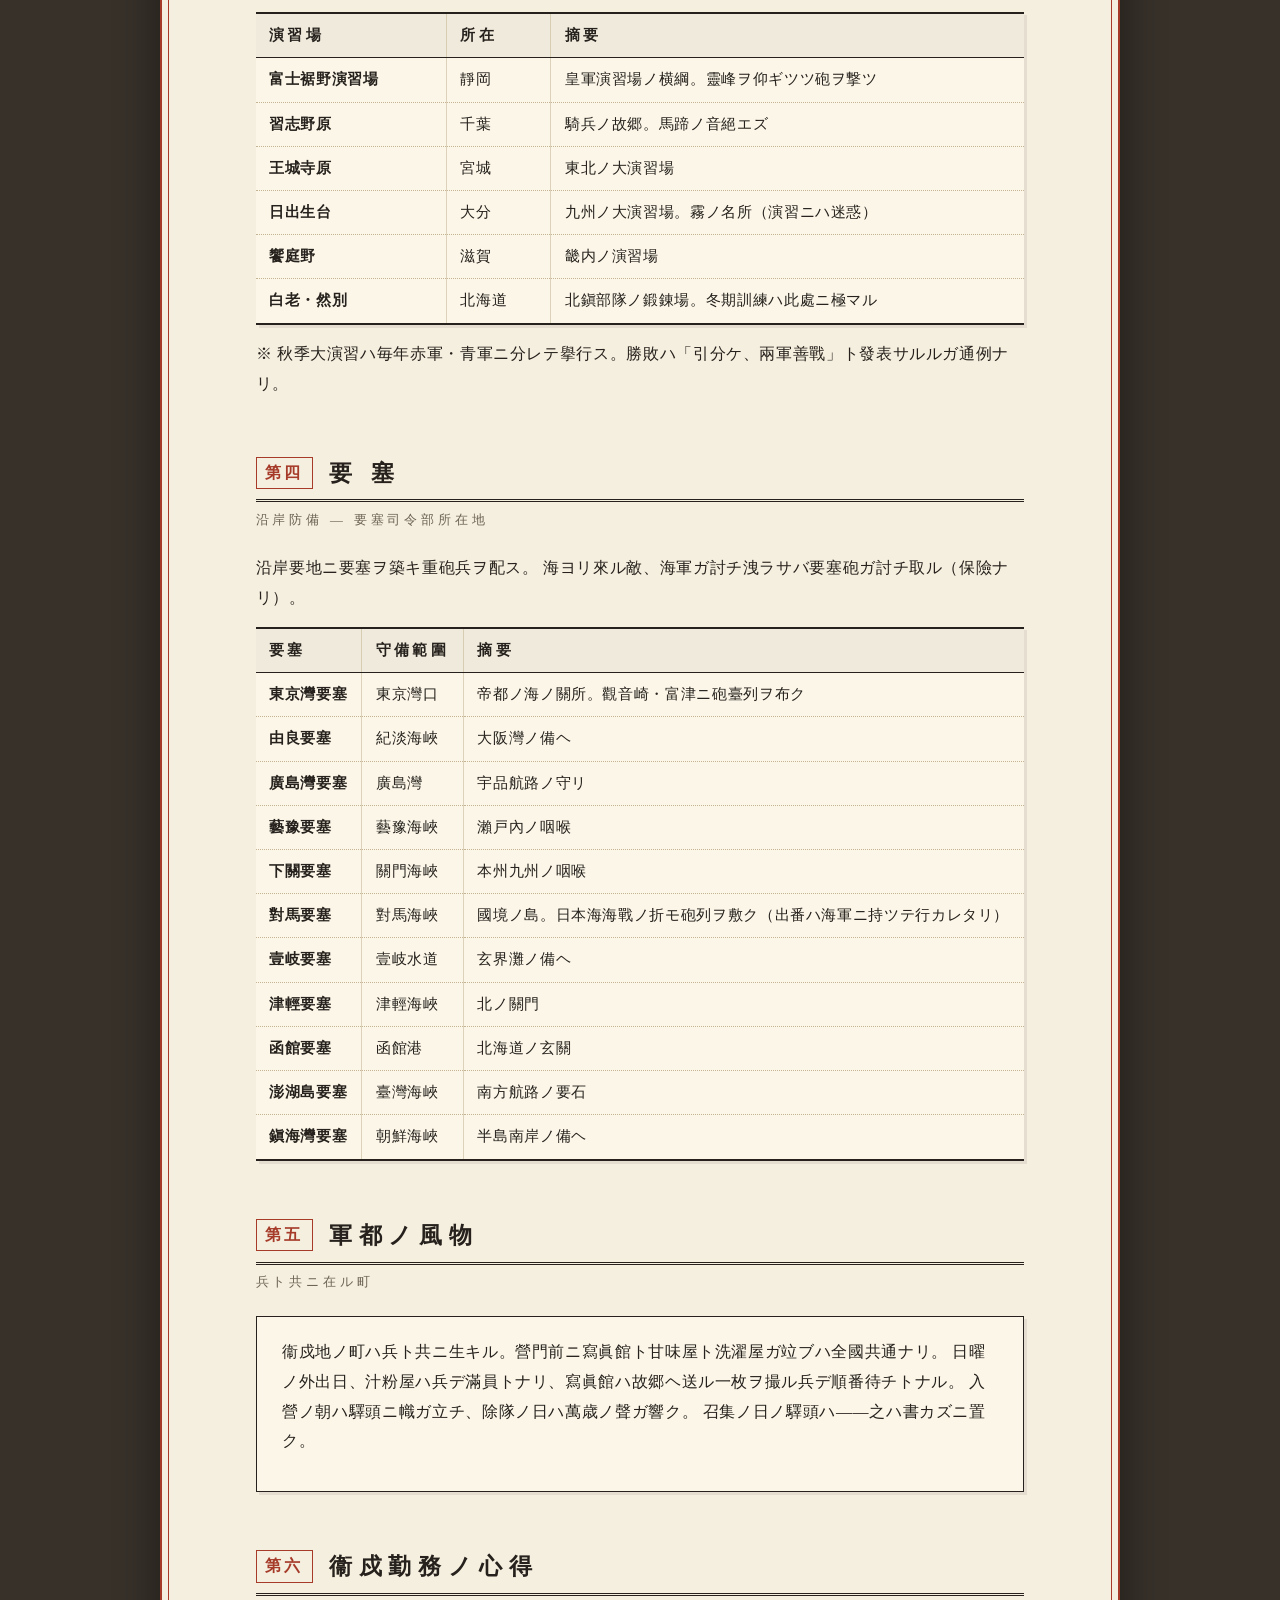
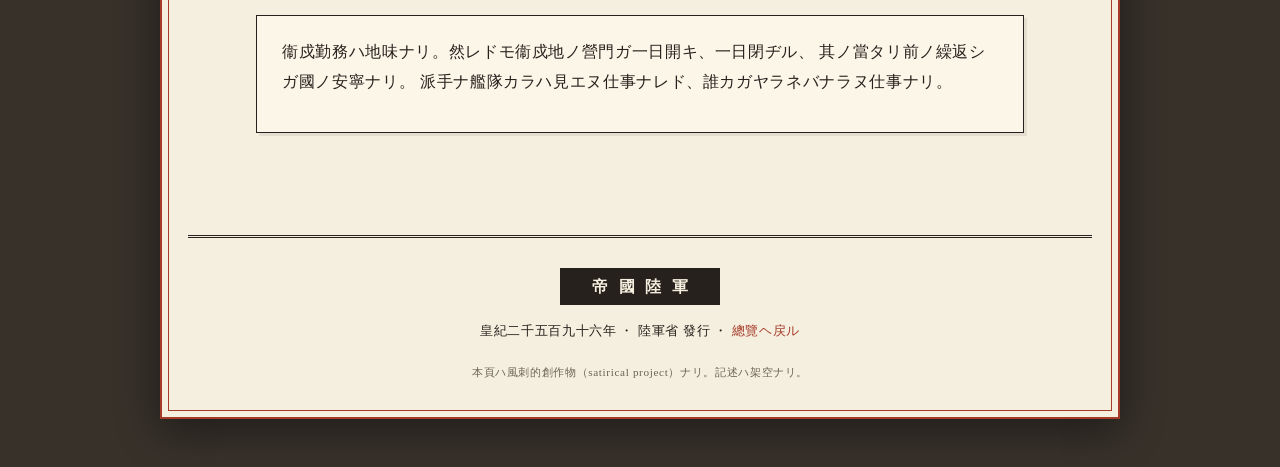
<file: eiju.html>
<!DOCTYPE html>
<html lang="ja">
<head>
  <meta charset="UTF-8">
  <meta name="viewport" content="width=device-width, initial-scale=1.0">
  <title>衞戍地臺帳 — 帝國陸軍 記錄本體</title>
  <link rel="stylesheet" href="style.css">
</head>
<body>

<header class="masthead masthead-ko">
  <div class="dai">帝國陸軍 記錄本體</div>
  <h1 class="fuku">衞 戍 地 臺 帳</h1>
  <div class="hakko">皇紀二千五百九十六年 ・ 陸軍省 發行</div>
</header>

<nav class="mokuji">
  <a href="index.html">總覽</a>
  <a href="butai.html">部隊</a>
  <a href="eiju.html" class="ima">衞戍地</a>
  <a href="senreki.html">戰歷</a>
  <a href="heiki.html">兵器</a>
  <a href="hensei.html">編制</a>
  <a href="soshiki.html">組織</a>
  <a href="kaikyu.html">階級</a>
  <a href="ryugen.html">流言</a>
</nav>

<main>

  <section>
    <h2>衞戍制度</h2>
    <div class="h2-shita">土地ト施設ノ臺帳 — 部隊ノ配置ハ部隊臺帳ヲ參照</div>
    <p>
      衞戍地トハ陸軍部隊永久駐屯ノ地ナリ。
      海軍ハ四ツノ鎭守府ヲ以テ海ヲ守ル由ナレド、陸軍ハ國土ソノモノヲ守ル。
      徴兵・動員・駐屯・防備、其ノ全テニ土地ノ區劃アリ。本臺帳ハ其ノ土地ト施設ヲ記ス。
    </p>
    <table>
      <thead>
        <tr><th>區劃</th><th>所掌</th><th>摘要</th></tr>
      </thead>
      <tbody>
        <tr><td><strong>師管</strong></td><td>師團每ノ管區。管內ノ徴兵・動員・衞戍ヲ統ブ</td><td>內地ヲ十四師管ニ分カチ、半島ニ二師管ヲ置ク</td></tr>
        <tr><td><strong>聯隊區</strong></td><td>徴兵事務・在鄉軍人事務</td><td>師管ノ下ニ數區。徴兵檢査ハ此處ヨリ始マル</td></tr>
        <tr><td><strong>衞戍地</strong></td><td>部隊ノ永久駐屯地</td><td>兵營・練兵場等ノ所在地</td></tr>
        <tr><td><strong>要塞地帶</strong></td><td>要塞司令部ノ管區</td><td>寫眞撮影・寫生ハ要塞地帶法ニ依リ嚴禁</td></tr>
      </tbody>
    </table>
    <p>
      ※ 要塞地帶ニテ寫生ヲ試ミル畫學生ガ毎年憲兵ノ世話ニナル。風景ガ良イノハ判ルガ、法ハ法ナリ。
    </p>
  </section>

  <section>
    <h2>衞戍地ノ施設</h2>
    <div class="h2-shita">兵營ト其ノ內外</div>
    <table>
      <thead>
        <tr><th>施設</th><th>用途</th><th>摘要</th></tr>
      </thead>
      <tbody>
        <tr><td><strong>兵營</strong></td><td>兵ノ起居スル所</td><td>內務班每ニ寢臺ヲ竝ブ。毛布ノ角ハ寸分ヲ爭フ</td></tr>
        <tr><td><strong>練兵場</strong></td><td>教練・分列式</td><td>朝ノ喇叭ト共ニ一日ガ始マル</td></tr>
        <tr><td><strong>射的場</strong></td><td>射撃訓練</td><td>三八式ノ腕ハ此處デ磨カル</td></tr>
        <tr><td><strong>廐舎</strong></td><td>軍馬ノ起居スル所</td><td>兵ヨリ先ニ馬ノ飯。之ガ軍ノ順序ナリ</td></tr>
        <tr><td><strong>衞戍病院</strong></td><td>將兵ノ醫療</td><td>軍醫部ノ城。設備ハ地方病院ヨリ良シト評判</td></tr>
        <tr><td><strong>衞戍監獄</strong></td><td>軍紀違反者ノ收容</td><td>誰モ入リタガラヌガ、無イト困ル</td></tr>
        <tr><td><strong>偕行社支部</strong></td><td>將校ノ親睦・宿泊</td><td>牛鍋ノ香リノスル所</td></tr>
        <tr><td><strong>陸軍墓地</strong></td><td>戰歿者ノ眠ル所</td><td>衞戍地ノ最モ靜カナル一角。禮ヲ缺クベカラズ</td></tr>
      </tbody>
    </table>
  </section>

  <section>
    <h2>演 習 場</h2>
    <div class="h2-shita">主要演習場一覽</div>
    <table>
      <thead>
        <tr><th>演習場</th><th>所在</th><th>摘要</th></tr>
      </thead>
      <tbody>
        <tr><td><strong>富士裾野演習場</strong></td><td>靜岡</td><td>皇軍演習場ノ横綱。靈峰ヲ仰ギツツ砲ヲ撃ツ</td></tr>
        <tr><td><strong>習志野原</strong></td><td>千葉</td><td>騎兵ノ故郷。馬蹄ノ音絕エズ</td></tr>
        <tr><td><strong>王城寺原</strong></td><td>宮城</td><td>東北ノ大演習場</td></tr>
        <tr><td><strong>日出生台</strong></td><td>大分</td><td>九州ノ大演習場。霧ノ名所（演習ニハ迷惑）</td></tr>
        <tr><td><strong>饗庭野</strong></td><td>滋賀</td><td>畿内ノ演習場</td></tr>
        <tr><td><strong>白老・然別</strong></td><td>北海道</td><td>北鎭部隊ノ鍛錬場。冬期訓練ハ此處ニ極マル</td></tr>
      </tbody>
    </table>
    <p>
      ※ 秋季大演習ハ毎年赤軍・青軍ニ分レテ擧行ス。勝敗ハ「引分ケ、兩軍善戰」ト發表サルルガ通例ナリ。
    </p>
  </section>

  <section>
    <h2>要 塞</h2>
    <div class="h2-shita">沿岸防備 — 要塞司令部所在地</div>
    <p>
      沿岸要地ニ要塞ヲ築キ重砲兵ヲ配ス。
      海ヨリ來ル敵、海軍ガ討チ洩ラサバ要塞砲ガ討チ取ル（保險ナリ）。
    </p>
    <table>
      <thead>
        <tr><th>要塞</th><th>守備範圍</th><th>摘要</th></tr>
      </thead>
      <tbody>
        <tr><td><strong>東京灣要塞</strong></td><td>東京灣口</td><td>帝都ノ海ノ關所。觀音崎・富津ニ砲臺列ヲ布ク</td></tr>
        <tr><td><strong>由良要塞</strong></td><td>紀淡海峽</td><td>大阪灣ノ備ヘ</td></tr>
        <tr><td><strong>廣島灣要塞</strong></td><td>廣島灣</td><td>宇品航路ノ守リ</td></tr>
        <tr><td><strong>藝豫要塞</strong></td><td>藝豫海峽</td><td>瀨戸內ノ咽喉</td></tr>
        <tr><td><strong>下關要塞</strong></td><td>關門海峽</td><td>本州九州ノ咽喉</td></tr>
        <tr><td><strong>對馬要塞</strong></td><td>對馬海峽</td><td>國境ノ島。日本海海戰ノ折モ砲列ヲ敷ク（出番ハ海軍ニ持ツテ行カレタリ）</td></tr>
        <tr><td><strong>壹岐要塞</strong></td><td>壹岐水道</td><td>玄界灘ノ備ヘ</td></tr>
        <tr><td><strong>津輕要塞</strong></td><td>津輕海峽</td><td>北ノ關門</td></tr>
        <tr><td><strong>函館要塞</strong></td><td>函館港</td><td>北海道ノ玄關</td></tr>
        <tr><td><strong>澎湖島要塞</strong></td><td>臺灣海峽</td><td>南方航路ノ要石</td></tr>
        <tr><td><strong>鎭海灣要塞</strong></td><td>朝鮮海峽</td><td>半島南岸ノ備ヘ</td></tr>
      </tbody>
    </table>
  </section>

  <section>
    <h2>軍都ノ風物</h2>
    <div class="h2-shita">兵ト共ニ在ル町</div>
    <div class="kakomi">
      <p>
        衞戍地ノ町ハ兵ト共ニ生キル。營門前ニ寫眞館ト甘味屋ト洗濯屋ガ竝ブハ全國共通ナリ。
        日曜ノ外出日、汁粉屋ハ兵デ滿員トナリ、寫眞館ハ故郷ヘ送ル一枚ヲ撮ル兵デ順番待チトナル。
        入營ノ朝ハ驛頭ニ幟ガ立チ、除隊ノ日ハ萬歳ノ聲ガ響ク。
        召集ノ日ノ驛頭ハ——之ハ書カズニ置ク。
      </p>
    </div>
  </section>

  <section>
    <h2>衞戍勤務ノ心得</h2>
    <div class="kakomi">
      <p>
        衞戍勤務ハ地味ナリ。然レドモ衞戍地ノ營門ガ一日開キ、一日閉ヂル、
        其ノ當タリ前ノ繰返シガ國ノ安寧ナリ。
        派手ナ艦隊カラハ見エヌ仕事ナレド、誰カガヤラネバナラヌ仕事ナリ。
      </p>
    </div>
  </section>

</main>

<footer>
  <div class="gou">帝國陸軍</div>
  <div>皇紀二千五百九十六年 ・ 陸軍省 發行 ・ <a href="index.html">總覽ヘ戻ル</a></div>
  <div class="kotowari">本頁ハ風刺的創作物（satirical project）ナリ。記述ハ架空ナリ。</div>
</footer>

</body>
</html>
</file>
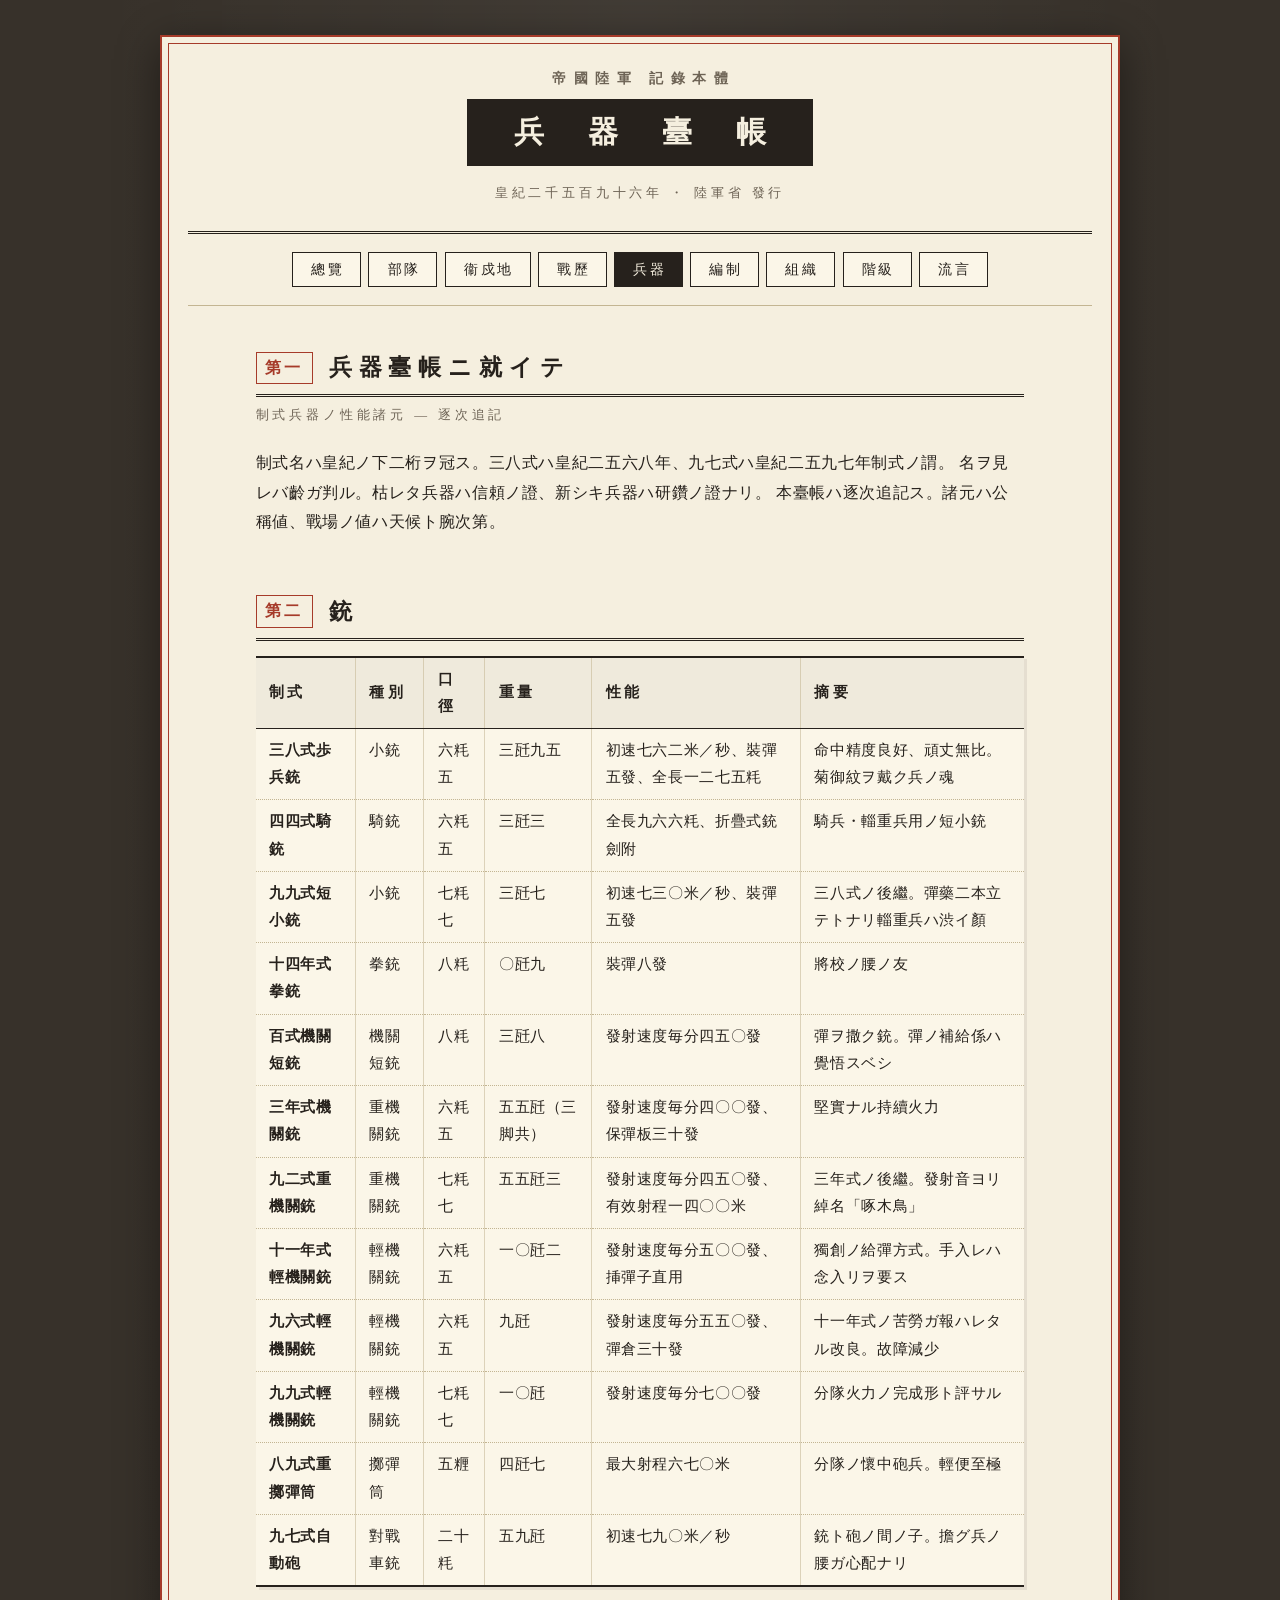
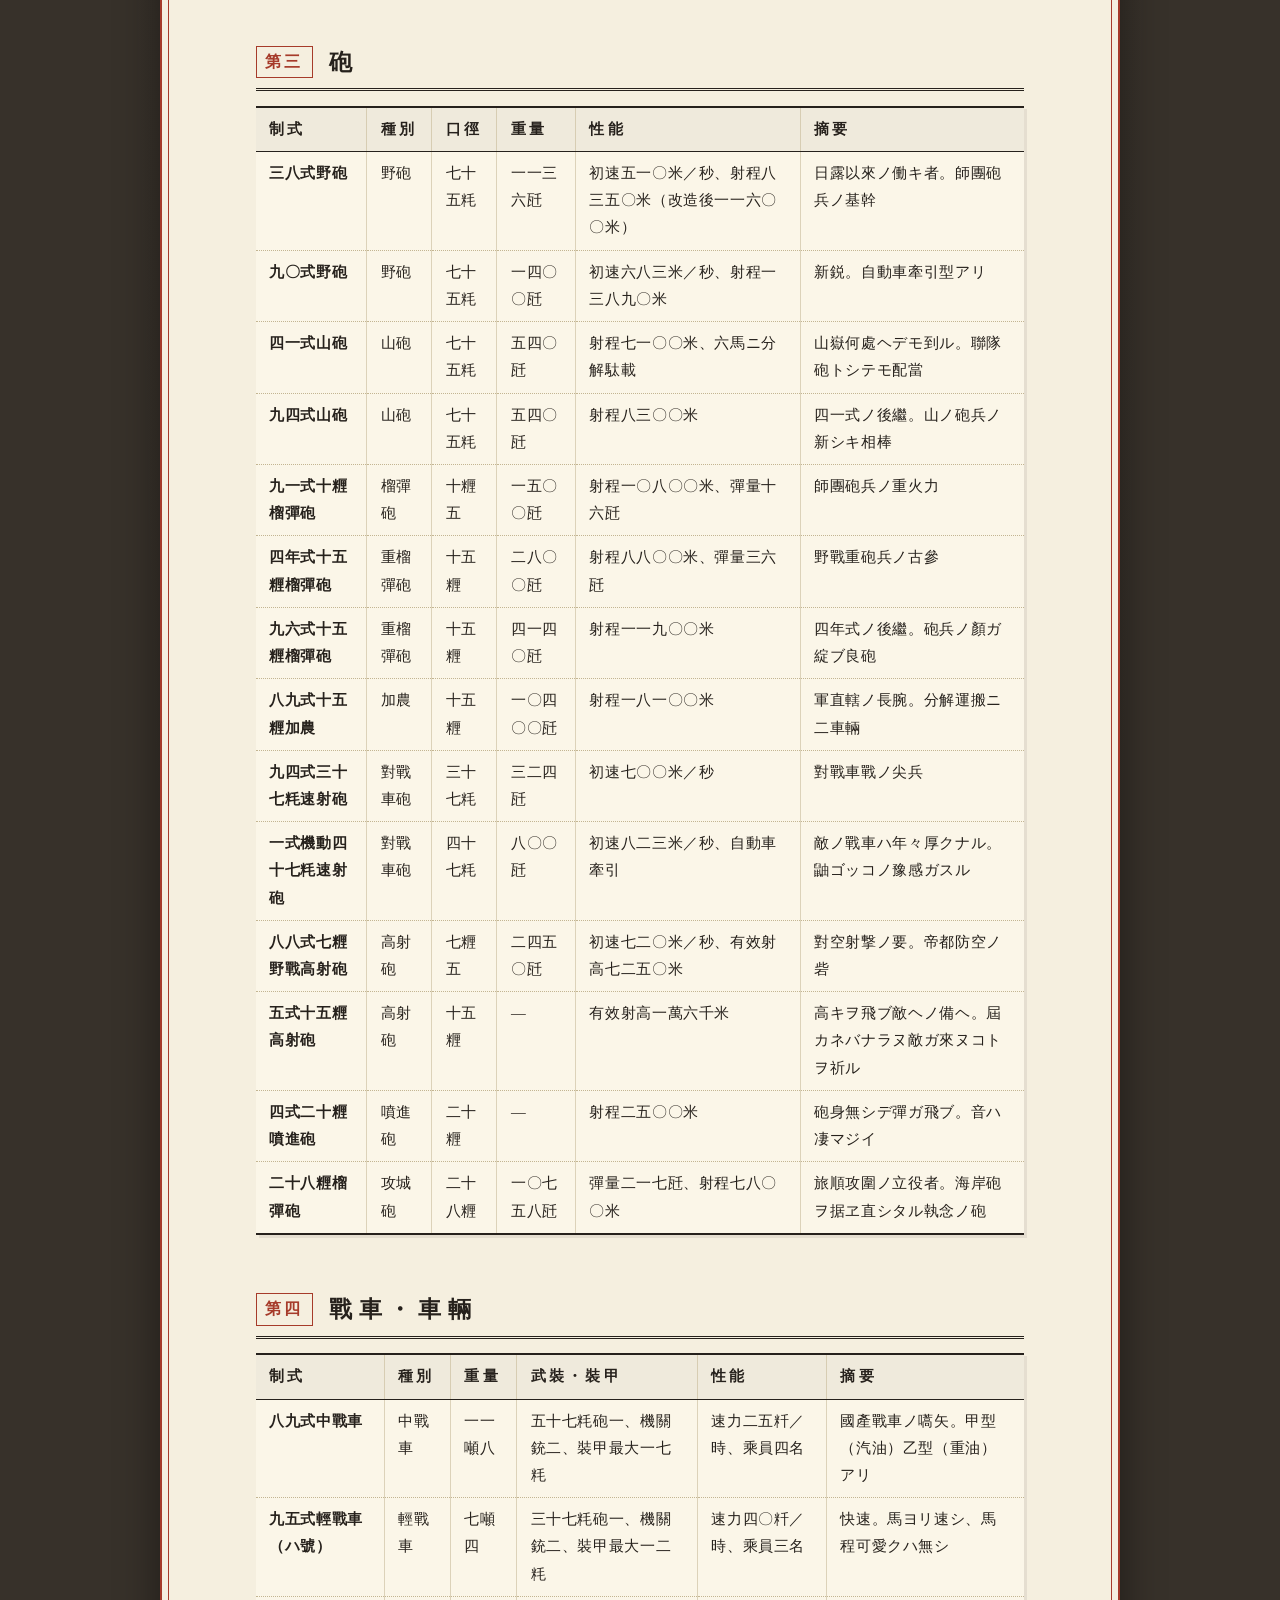
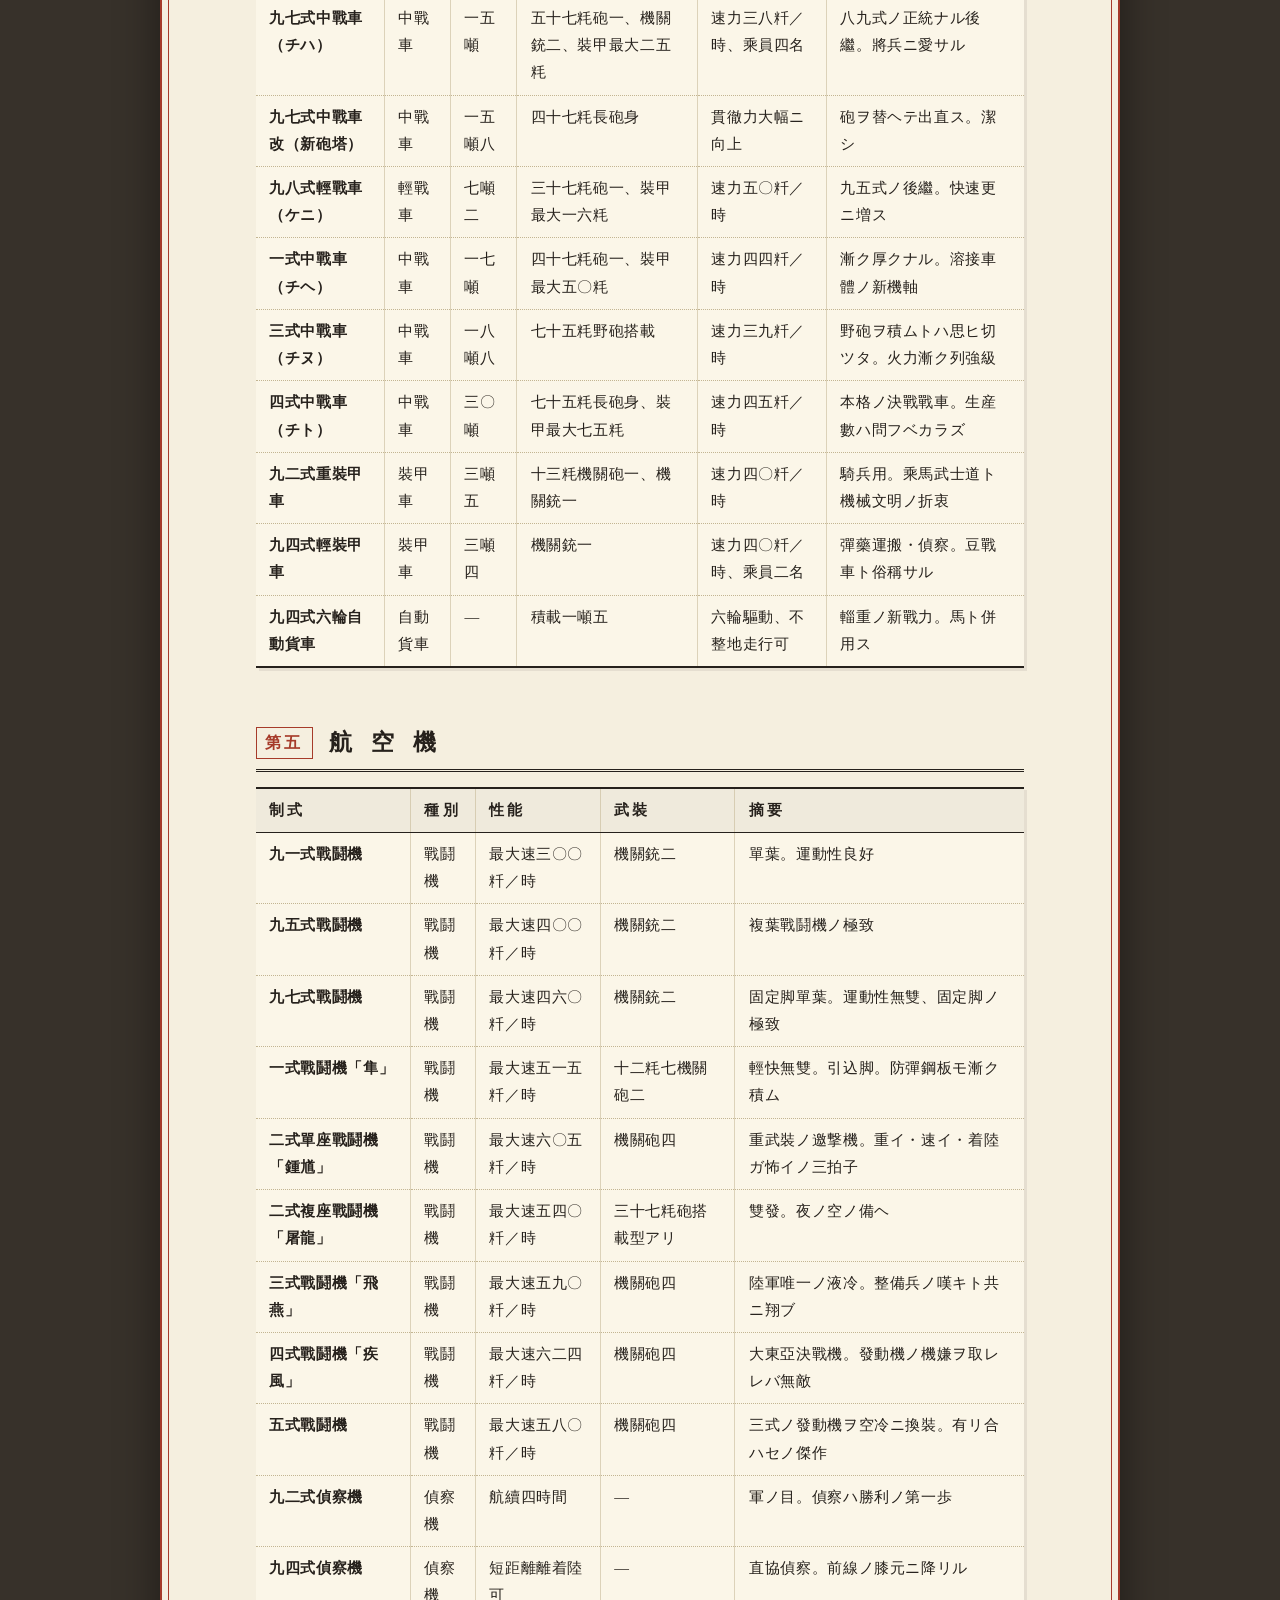
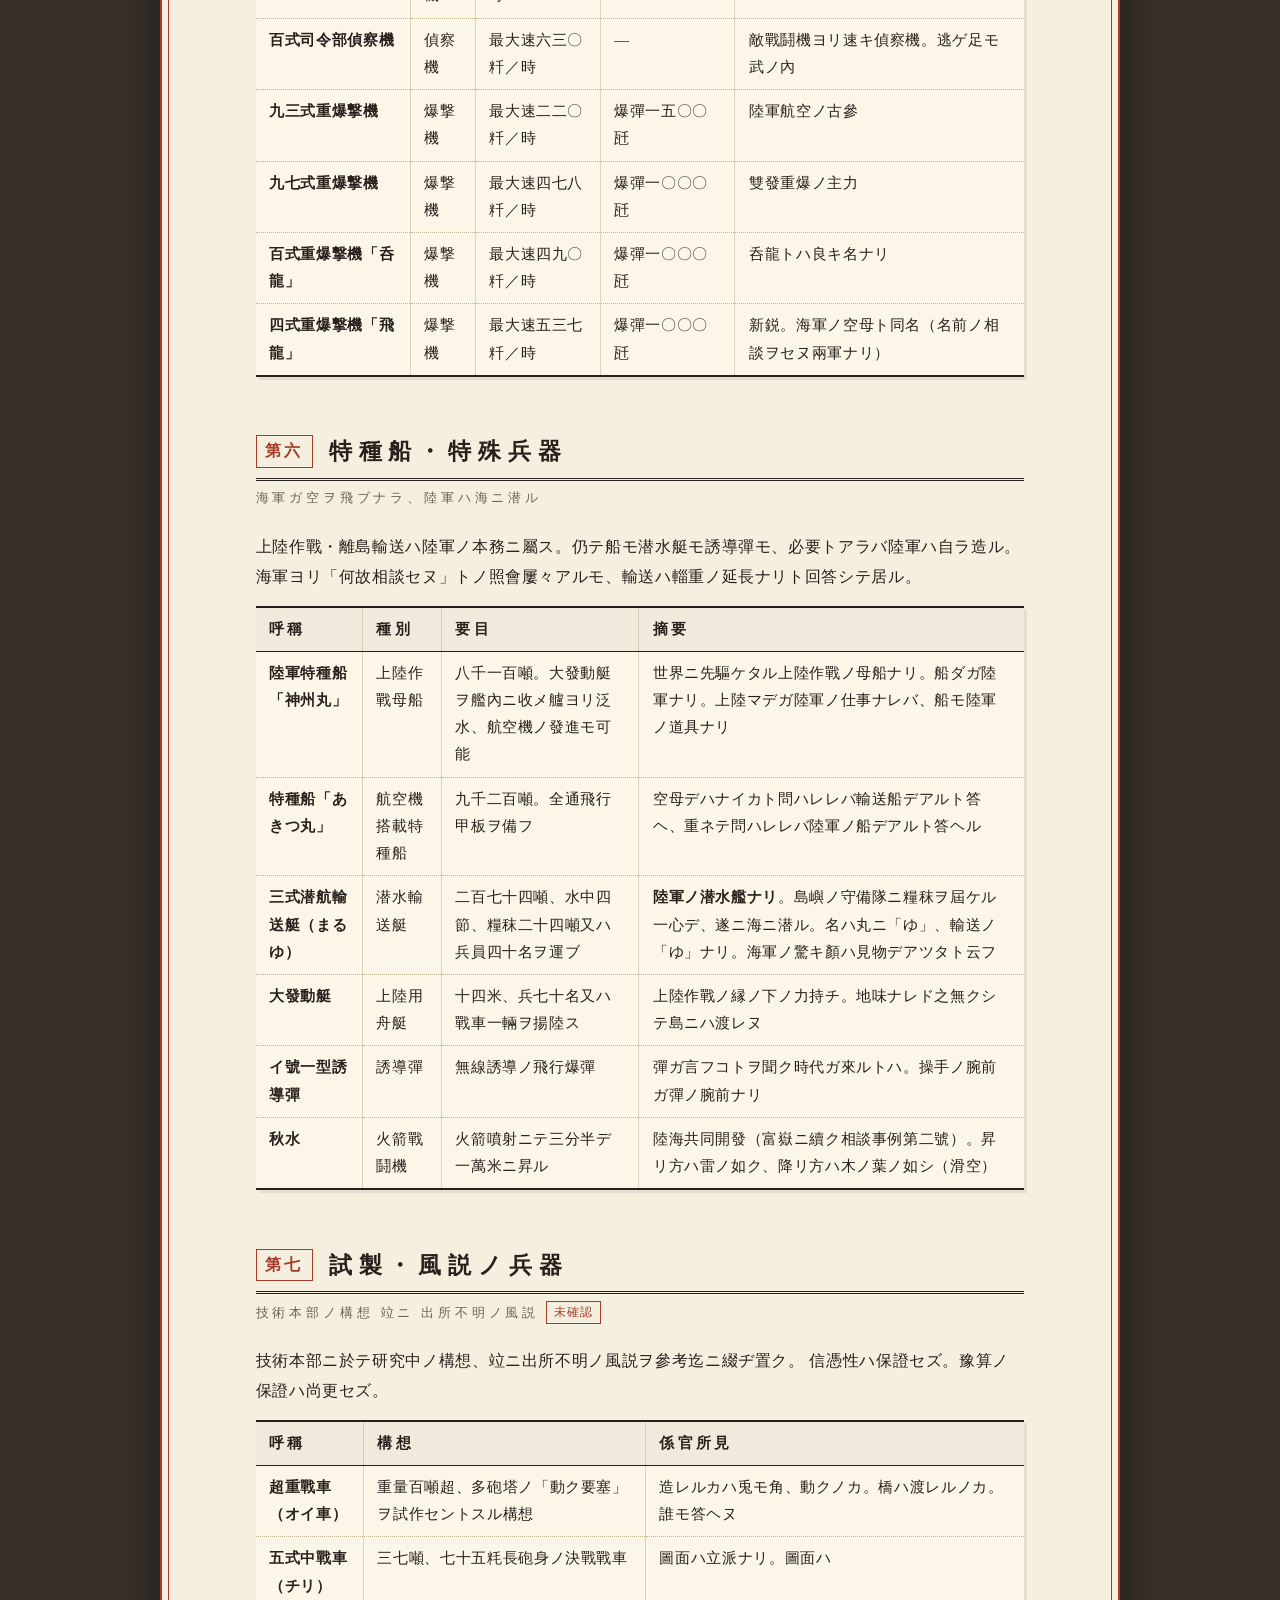
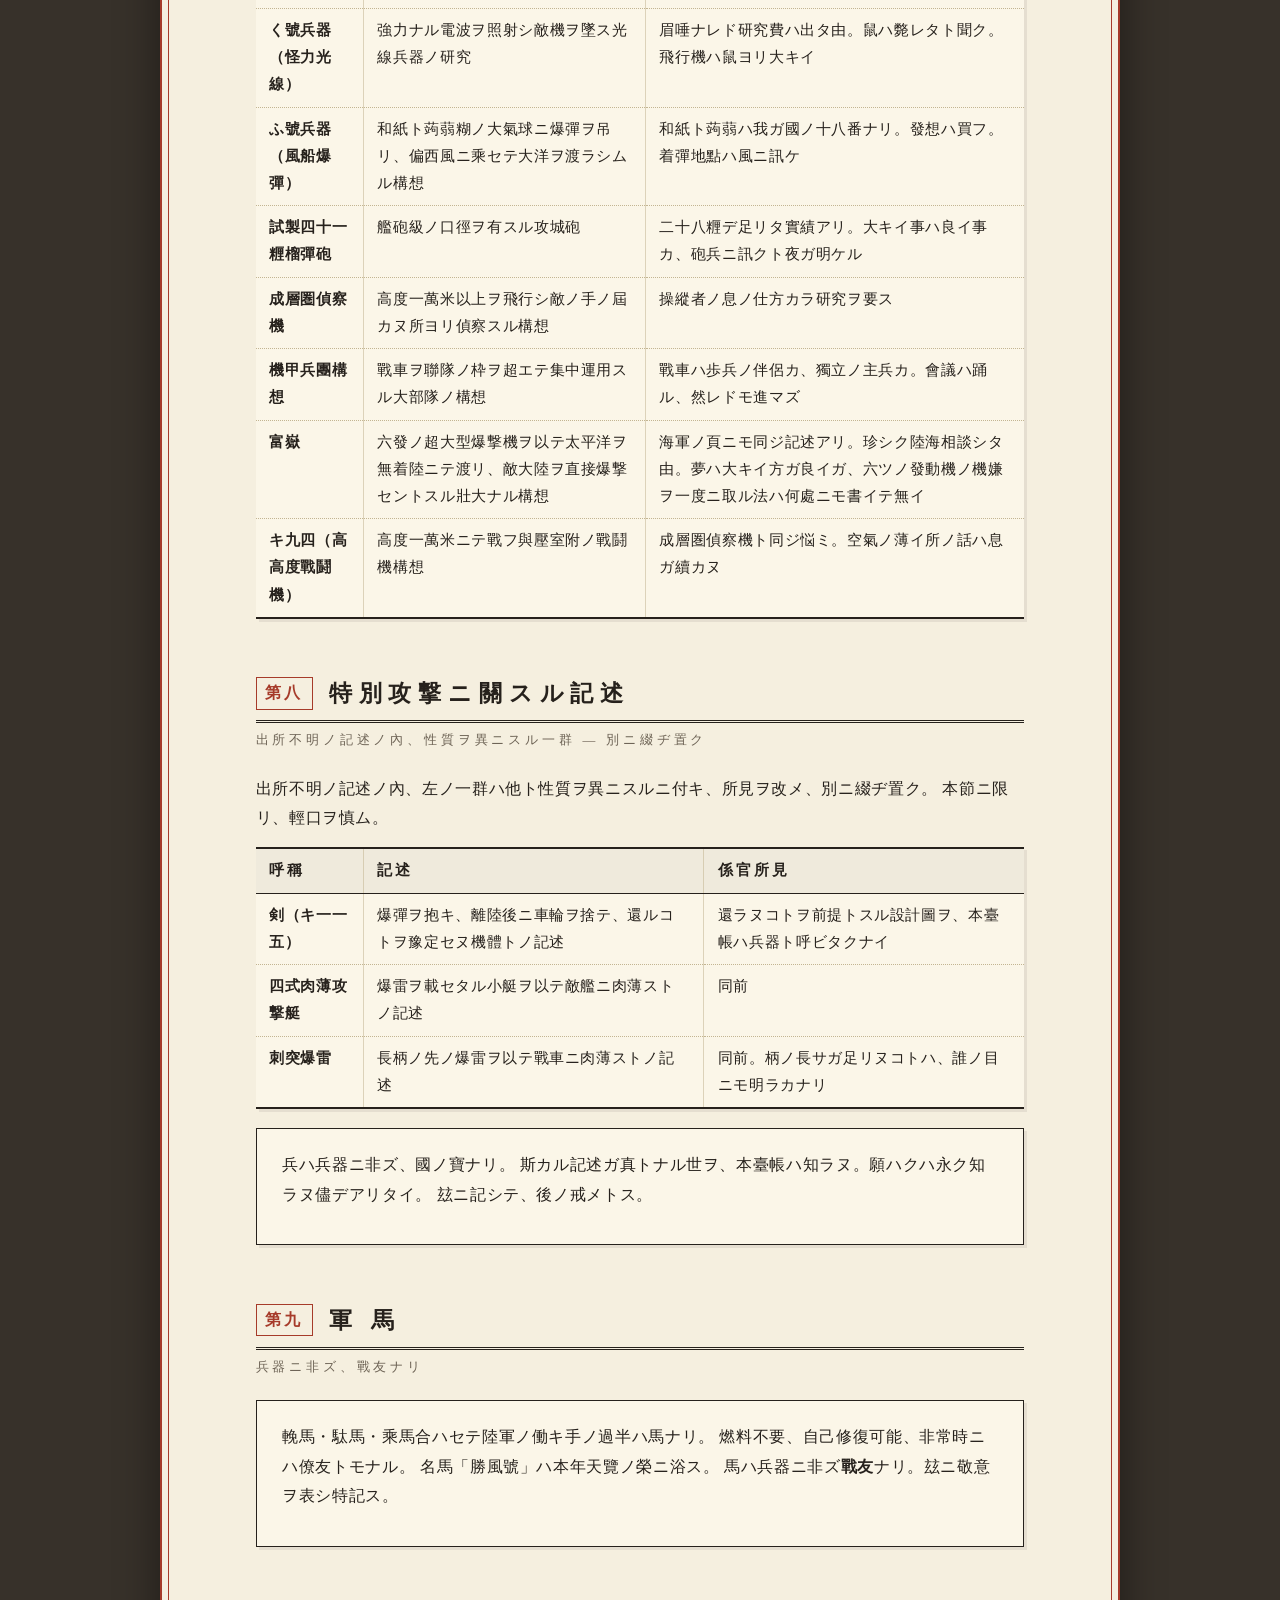
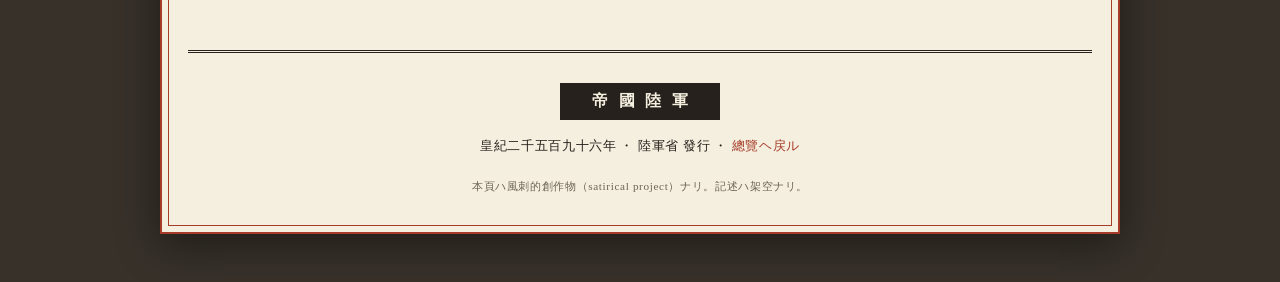
<file: heiki.html>
<!DOCTYPE html>
<html lang="ja">
<head>
  <meta charset="UTF-8">
  <meta name="viewport" content="width=device-width, initial-scale=1.0">
  <title>兵器臺帳 — 帝國陸軍 記錄本體</title>
  <link rel="stylesheet" href="style.css">
</head>
<body>

<header class="masthead masthead-ko">
  <div class="dai">帝國陸軍 記錄本體</div>
  <h1 class="fuku">兵 器 臺 帳</h1>
  <div class="hakko">皇紀二千五百九十六年 ・ 陸軍省 發行</div>
</header>

<nav class="mokuji">
  <a href="index.html">總覽</a>
  <a href="butai.html">部隊</a>
  <a href="eiju.html">衞戍地</a>
  <a href="senreki.html">戰歷</a>
  <a href="heiki.html" class="ima">兵器</a>
  <a href="hensei.html">編制</a>
  <a href="soshiki.html">組織</a>
  <a href="kaikyu.html">階級</a>
  <a href="ryugen.html">流言</a>
</nav>

<main>

  <section>
    <h2>兵器臺帳ニ就イテ</h2>
    <div class="h2-shita">制式兵器ノ性能諸元 — 逐次追記</div>
    <p>
      制式名ハ皇紀ノ下二桁ヲ冠ス。三八式ハ皇紀二五六八年、九七式ハ皇紀二五九七年制式ノ謂。
      名ヲ見レバ齡ガ判ル。枯レタ兵器ハ信頼ノ證、新シキ兵器ハ研鑽ノ證ナリ。
      本臺帳ハ逐次追記ス。諸元ハ公稱値、戰場ノ値ハ天候ト腕次第。
    </p>
  </section>

  <section>
    <h2>銃</h2>
    <table>
      <thead>
        <tr><th>制式</th><th>種別</th><th>口徑</th><th>重量</th><th>性能</th><th>摘要</th></tr>
      </thead>
      <tbody>
        <tr><td><strong>三八式歩兵銃</strong></td><td>小銃</td><td>六粍五</td><td>三瓩九五</td><td>初速七六二米／秒、裝彈五發、全長一二七五粍</td><td>命中精度良好、頑丈無比。菊御紋ヲ戴ク兵ノ魂</td></tr>
        <tr><td><strong>四四式騎銃</strong></td><td>騎銃</td><td>六粍五</td><td>三瓩三</td><td>全長九六六粍、折疊式銃劍附</td><td>騎兵・輜重兵用ノ短小銃</td></tr>
        <tr><td><strong>九九式短小銃</strong></td><td>小銃</td><td>七粍七</td><td>三瓩七</td><td>初速七三〇米／秒、裝彈五發</td><td>三八式ノ後繼。彈藥二本立テトナリ輜重兵ハ渋イ顏</td></tr>
        <tr><td><strong>十四年式拳銃</strong></td><td>拳銃</td><td>八粍</td><td>〇瓩九</td><td>裝彈八發</td><td>將校ノ腰ノ友</td></tr>
        <tr><td><strong>百式機關短銃</strong></td><td>機關短銃</td><td>八粍</td><td>三瓩八</td><td>發射速度毎分四五〇發</td><td>彈ヲ撒ク銃。彈ノ補給係ハ覺悟スベシ</td></tr>
        <tr><td><strong>三年式機關銃</strong></td><td>重機關銃</td><td>六粍五</td><td>五五瓩（三脚共）</td><td>發射速度毎分四〇〇發、保彈板三十發</td><td>堅實ナル持續火力</td></tr>
        <tr><td><strong>九二式重機關銃</strong></td><td>重機關銃</td><td>七粍七</td><td>五五瓩三</td><td>發射速度毎分四五〇發、有效射程一四〇〇米</td><td>三年式ノ後繼。發射音ヨリ綽名「啄木鳥」</td></tr>
        <tr><td><strong>十一年式輕機關銃</strong></td><td>輕機關銃</td><td>六粍五</td><td>一〇瓩二</td><td>發射速度毎分五〇〇發、挿彈子直用</td><td>獨創ノ給彈方式。手入レハ念入リヲ要ス</td></tr>
        <tr><td><strong>九六式輕機關銃</strong></td><td>輕機關銃</td><td>六粍五</td><td>九瓩</td><td>發射速度毎分五五〇發、彈倉三十發</td><td>十一年式ノ苦勞ガ報ハレタル改良。故障減少</td></tr>
        <tr><td><strong>九九式輕機關銃</strong></td><td>輕機關銃</td><td>七粍七</td><td>一〇瓩</td><td>發射速度毎分七〇〇發</td><td>分隊火力ノ完成形ト評サル</td></tr>
        <tr><td><strong>八九式重擲彈筒</strong></td><td>擲彈筒</td><td>五糎</td><td>四瓩七</td><td>最大射程六七〇米</td><td>分隊ノ懷中砲兵。輕便至極</td></tr>
        <tr><td><strong>九七式自動砲</strong></td><td>對戰車銃</td><td>二十粍</td><td>五九瓩</td><td>初速七九〇米／秒</td><td>銃ト砲ノ間ノ子。擔グ兵ノ腰ガ心配ナリ</td></tr>
      </tbody>
    </table>
  </section>

  <section>
    <h2>砲</h2>
    <table>
      <thead>
        <tr><th>制式</th><th>種別</th><th>口徑</th><th>重量</th><th>性能</th><th>摘要</th></tr>
      </thead>
      <tbody>
        <tr><td><strong>三八式野砲</strong></td><td>野砲</td><td>七十五粍</td><td>一一三六瓩</td><td>初速五一〇米／秒、射程八三五〇米（改造後一一六〇〇米）</td><td>日露以來ノ働キ者。師團砲兵ノ基幹</td></tr>
        <tr><td><strong>九〇式野砲</strong></td><td>野砲</td><td>七十五粍</td><td>一四〇〇瓩</td><td>初速六八三米／秒、射程一三八九〇米</td><td>新鋭。自動車牽引型アリ</td></tr>
        <tr><td><strong>四一式山砲</strong></td><td>山砲</td><td>七十五粍</td><td>五四〇瓩</td><td>射程七一〇〇米、六馬ニ分解駄載</td><td>山嶽何處ヘデモ到ル。聯隊砲トシテモ配當</td></tr>
        <tr><td><strong>九四式山砲</strong></td><td>山砲</td><td>七十五粍</td><td>五四〇瓩</td><td>射程八三〇〇米</td><td>四一式ノ後繼。山ノ砲兵ノ新シキ相棒</td></tr>
        <tr><td><strong>九一式十糎榴彈砲</strong></td><td>榴彈砲</td><td>十糎五</td><td>一五〇〇瓩</td><td>射程一〇八〇〇米、彈量十六瓩</td><td>師團砲兵ノ重火力</td></tr>
        <tr><td><strong>四年式十五糎榴彈砲</strong></td><td>重榴彈砲</td><td>十五糎</td><td>二八〇〇瓩</td><td>射程八八〇〇米、彈量三六瓩</td><td>野戰重砲兵ノ古參</td></tr>
        <tr><td><strong>九六式十五糎榴彈砲</strong></td><td>重榴彈砲</td><td>十五糎</td><td>四一四〇瓩</td><td>射程一一九〇〇米</td><td>四年式ノ後繼。砲兵ノ顏ガ綻ブ良砲</td></tr>
        <tr><td><strong>八九式十五糎加農</strong></td><td>加農</td><td>十五糎</td><td>一〇四〇〇瓩</td><td>射程一八一〇〇米</td><td>軍直轄ノ長腕。分解運搬ニ二車輛</td></tr>
        <tr><td><strong>九四式三十七粍速射砲</strong></td><td>對戰車砲</td><td>三十七粍</td><td>三二四瓩</td><td>初速七〇〇米／秒</td><td>對戰車戰ノ尖兵</td></tr>
        <tr><td><strong>一式機動四十七粍速射砲</strong></td><td>對戰車砲</td><td>四十七粍</td><td>八〇〇瓩</td><td>初速八二三米／秒、自動車牽引</td><td>敵ノ戰車ハ年々厚クナル。鼬ゴッコノ豫感ガスル</td></tr>
        <tr><td><strong>八八式七糎野戰高射砲</strong></td><td>高射砲</td><td>七糎五</td><td>二四五〇瓩</td><td>初速七二〇米／秒、有效射高七二五〇米</td><td>對空射撃ノ要。帝都防空ノ砦</td></tr>
        <tr><td><strong>五式十五糎高射砲</strong></td><td>高射砲</td><td>十五糎</td><td>—</td><td>有效射高一萬六千米</td><td>高キヲ飛ブ敵ヘノ備ヘ。屆カネバナラヌ敵ガ來ヌコトヲ祈ル</td></tr>
        <tr><td><strong>四式二十糎噴進砲</strong></td><td>噴進砲</td><td>二十糎</td><td>—</td><td>射程二五〇〇米</td><td>砲身無シデ彈ガ飛ブ。音ハ凄マジイ</td></tr>
        <tr><td><strong>二十八糎榴彈砲</strong></td><td>攻城砲</td><td>二十八糎</td><td>一〇七五八瓩</td><td>彈量二一七瓩、射程七八〇〇米</td><td>旅順攻圍ノ立役者。海岸砲ヲ据ヱ直シタル執念ノ砲</td></tr>
      </tbody>
    </table>
  </section>

  <section>
    <h2>戰車・車輛</h2>
    <table>
      <thead>
        <tr><th>制式</th><th>種別</th><th>重量</th><th>武裝・裝甲</th><th>性能</th><th>摘要</th></tr>
      </thead>
      <tbody>
        <tr><td><strong>八九式中戰車</strong></td><td>中戰車</td><td>一一噸八</td><td>五十七粍砲一、機關銃二、裝甲最大一七粍</td><td>速力二五粁／時、乘員四名</td><td>國產戰車ノ嚆矢。甲型（汽油）乙型（重油）アリ</td></tr>
        <tr><td><strong>九五式輕戰車（ハ號）</strong></td><td>輕戰車</td><td>七噸四</td><td>三十七粍砲一、機關銃二、裝甲最大一二粍</td><td>速力四〇粁／時、乘員三名</td><td>快速。馬ヨリ速シ、馬程可愛クハ無シ</td></tr>
        <tr><td><strong>九七式中戰車（チハ）</strong></td><td>中戰車</td><td>一五噸</td><td>五十七粍砲一、機關銃二、裝甲最大二五粍</td><td>速力三八粁／時、乘員四名</td><td>八九式ノ正統ナル後繼。將兵ニ愛サル</td></tr>
        <tr><td><strong>九七式中戰車改（新砲塔）</strong></td><td>中戰車</td><td>一五噸八</td><td>四十七粍長砲身</td><td>貫徹力大幅ニ向上</td><td>砲ヲ替ヘテ出直ス。潔シ</td></tr>
        <tr><td><strong>九八式輕戰車（ケニ）</strong></td><td>輕戰車</td><td>七噸二</td><td>三十七粍砲一、裝甲最大一六粍</td><td>速力五〇粁／時</td><td>九五式ノ後繼。快速更ニ増ス</td></tr>
        <tr><td><strong>一式中戰車（チヘ）</strong></td><td>中戰車</td><td>一七噸</td><td>四十七粍砲一、裝甲最大五〇粍</td><td>速力四四粁／時</td><td>漸ク厚クナル。溶接車體ノ新機軸</td></tr>
        <tr><td><strong>三式中戰車（チヌ）</strong></td><td>中戰車</td><td>一八噸八</td><td>七十五粍野砲搭載</td><td>速力三九粁／時</td><td>野砲ヲ積ムトハ思ヒ切ツタ。火力漸ク列強級</td></tr>
        <tr><td><strong>四式中戰車（チト）</strong></td><td>中戰車</td><td>三〇噸</td><td>七十五粍長砲身、裝甲最大七五粍</td><td>速力四五粁／時</td><td>本格ノ決戰戰車。生産數ハ問フベカラズ</td></tr>
        <tr><td><strong>九二式重裝甲車</strong></td><td>裝甲車</td><td>三噸五</td><td>十三粍機關砲一、機關銃一</td><td>速力四〇粁／時</td><td>騎兵用。乘馬武士道ト機械文明ノ折衷</td></tr>
        <tr><td><strong>九四式輕裝甲車</strong></td><td>裝甲車</td><td>三噸四</td><td>機關銃一</td><td>速力四〇粁／時、乘員二名</td><td>彈藥運搬・偵察。豆戰車ト俗稱サル</td></tr>
        <tr><td><strong>九四式六輪自動貨車</strong></td><td>自動貨車</td><td>—</td><td>積載一噸五</td><td>六輪驅動、不整地走行可</td><td>輜重ノ新戰力。馬ト併用ス</td></tr>
      </tbody>
    </table>
  </section>

  <section>
    <h2>航 空 機</h2>
    <table>
      <thead>
        <tr><th>制式</th><th>種別</th><th>性能</th><th>武裝</th><th>摘要</th></tr>
      </thead>
      <tbody>
        <tr><td><strong>九一式戰鬪機</strong></td><td>戰鬪機</td><td>最大速三〇〇粁／時</td><td>機關銃二</td><td>單葉。運動性良好</td></tr>
        <tr><td><strong>九五式戰鬪機</strong></td><td>戰鬪機</td><td>最大速四〇〇粁／時</td><td>機關銃二</td><td>複葉戰鬪機ノ極致</td></tr>
        <tr><td><strong>九七式戰鬪機</strong></td><td>戰鬪機</td><td>最大速四六〇粁／時</td><td>機關銃二</td><td>固定脚單葉。運動性無雙、固定脚ノ極致</td></tr>
        <tr><td><strong>一式戰鬪機「隼」</strong></td><td>戰鬪機</td><td>最大速五一五粁／時</td><td>十二粍七機關砲二</td><td>輕快無雙。引込脚。防彈鋼板モ漸ク積ム</td></tr>
        <tr><td><strong>二式單座戰鬪機「鍾馗」</strong></td><td>戰鬪機</td><td>最大速六〇五粁／時</td><td>機關砲四</td><td>重武裝ノ邀撃機。重イ・速イ・着陸ガ怖イノ三拍子</td></tr>
        <tr><td><strong>二式複座戰鬪機「屠龍」</strong></td><td>戰鬪機</td><td>最大速五四〇粁／時</td><td>三十七粍砲搭載型アリ</td><td>雙發。夜ノ空ノ備ヘ</td></tr>
        <tr><td><strong>三式戰鬪機「飛燕」</strong></td><td>戰鬪機</td><td>最大速五九〇粁／時</td><td>機關砲四</td><td>陸軍唯一ノ液冷。整備兵ノ嘆キト共ニ翔ブ</td></tr>
        <tr><td><strong>四式戰鬪機「疾風」</strong></td><td>戰鬪機</td><td>最大速六二四粁／時</td><td>機關砲四</td><td>大東亞決戰機。發動機ノ機嫌ヲ取レレバ無敵</td></tr>
        <tr><td><strong>五式戰鬪機</strong></td><td>戰鬪機</td><td>最大速五八〇粁／時</td><td>機關砲四</td><td>三式ノ發動機ヲ空冷ニ換裝。有リ合ハセノ傑作</td></tr>
        <tr><td><strong>九二式偵察機</strong></td><td>偵察機</td><td>航續四時間</td><td>—</td><td>軍ノ目。偵察ハ勝利ノ第一歩</td></tr>
        <tr><td><strong>九四式偵察機</strong></td><td>偵察機</td><td>短距離離着陸可</td><td>—</td><td>直協偵察。前線ノ膝元ニ降リル</td></tr>
        <tr><td><strong>百式司令部偵察機</strong></td><td>偵察機</td><td>最大速六三〇粁／時</td><td>—</td><td>敵戰鬪機ヨリ速キ偵察機。逃ゲ足モ武ノ內</td></tr>
        <tr><td><strong>九三式重爆撃機</strong></td><td>爆撃機</td><td>最大速二二〇粁／時</td><td>爆彈一五〇〇瓩</td><td>陸軍航空ノ古參</td></tr>
        <tr><td><strong>九七式重爆撃機</strong></td><td>爆撃機</td><td>最大速四七八粁／時</td><td>爆彈一〇〇〇瓩</td><td>雙發重爆ノ主力</td></tr>
        <tr><td><strong>百式重爆撃機「呑龍」</strong></td><td>爆撃機</td><td>最大速四九〇粁／時</td><td>爆彈一〇〇〇瓩</td><td>呑龍トハ良キ名ナリ</td></tr>
        <tr><td><strong>四式重爆撃機「飛龍」</strong></td><td>爆撃機</td><td>最大速五三七粁／時</td><td>爆彈一〇〇〇瓩</td><td>新鋭。海軍ノ空母ト同名（名前ノ相談ヲセヌ兩軍ナリ）</td></tr>
      </tbody>
    </table>
  </section>

  <section>
    <h2>特種船・特殊兵器</h2>
    <div class="h2-shita">海軍ガ空ヲ飛ブナラ、陸軍ハ海ニ潜ル</div>
    <p>
      上陸作戰・離島輸送ハ陸軍ノ本務ニ屬ス。仍テ船モ潜水艇モ誘導彈モ、必要トアラバ陸軍ハ自ラ造ル。
      海軍ヨリ「何故相談セヌ」トノ照會屢々アルモ、輸送ハ輜重ノ延長ナリト回答シテ居ル。
    </p>
    <table>
      <thead>
        <tr><th>呼稱</th><th>種別</th><th>要目</th><th>摘要</th></tr>
      </thead>
      <tbody>
        <tr><td><strong>陸軍特種船「神州丸」</strong></td><td>上陸作戰母船</td><td>八千一百噸。大發動艇ヲ艦內ニ收メ艫ヨリ泛水、航空機ノ發進モ可能</td><td>世界ニ先驅ケタル上陸作戰ノ母船ナリ。船ダガ陸軍ナリ。上陸マデガ陸軍ノ仕事ナレバ、船モ陸軍ノ道具ナリ</td></tr>
        <tr><td><strong>特種船「あきつ丸」</strong></td><td>航空機搭載特種船</td><td>九千二百噸。全通飛行甲板ヲ備フ</td><td>空母デハナイカト問ハレレバ輸送船デアルト答ヘ、重ネテ問ハレレバ陸軍ノ船デアルト答ヘル</td></tr>
        <tr><td><strong>三式潜航輸送艇（まるゆ）</strong></td><td>潜水輸送艇</td><td>二百七十四噸、水中四節、糧秣二十四噸又ハ兵員四十名ヲ運ブ</td><td><strong>陸軍ノ潜水艦ナリ</strong>。島嶼ノ守備隊ニ糧秣ヲ屆ケル一心デ、遂ニ海ニ潜ル。名ハ丸ニ「ゆ」、輸送ノ「ゆ」ナリ。海軍ノ驚キ顏ハ見物デアツタト云フ</td></tr>
        <tr><td><strong>大發動艇</strong></td><td>上陸用舟艇</td><td>十四米、兵七十名又ハ戰車一輛ヲ揚陸ス</td><td>上陸作戰ノ縁ノ下ノ力持チ。地味ナレド之無クシテ島ニハ渡レヌ</td></tr>
        <tr><td><strong>イ號一型誘導彈</strong></td><td>誘導彈</td><td>無線誘導ノ飛行爆彈</td><td>彈ガ言フコトヲ聞ク時代ガ來ルトハ。操手ノ腕前ガ彈ノ腕前ナリ</td></tr>
        <tr><td><strong>秋水</strong></td><td>火箭戰鬪機</td><td>火箭噴射ニテ三分半デ一萬米ニ昇ル</td><td>陸海共同開發（富嶽ニ續ク相談事例第二號）。昇リ方ハ雷ノ如ク、降リ方ハ木ノ葉ノ如シ（滑空）</td></tr>
      </tbody>
    </table>
  </section>

  <section>
    <h2>試製・風説ノ兵器</h2>
    <div class="h2-shita">技術本部ノ構想 竝ニ 出所不明ノ風説 <span class="fuda">未確認</span></div>
    <p>
      技術本部ニ於テ研究中ノ構想、竝ニ出所不明ノ風説ヲ參考迄ニ綴ヂ置ク。
      信憑性ハ保證セズ。豫算ノ保證ハ尚更セズ。
    </p>
    <table>
      <thead>
        <tr><th>呼稱</th><th>構想</th><th>係官所見</th></tr>
      </thead>
      <tbody>
        <tr><td><strong>超重戰車（オイ車）</strong></td><td>重量百噸超、多砲塔ノ「動ク要塞」ヲ試作セントスル構想</td><td>造レルカハ兎モ角、動クノカ。橋ハ渡レルノカ。誰モ答ヘヌ</td></tr>
        <tr><td><strong>五式中戰車（チリ）</strong></td><td>三七噸、七十五粍長砲身ノ決戰戰車</td><td>圖面ハ立派ナリ。圖面ハ</td></tr>
        <tr><td><strong>く號兵器（怪力光線）</strong></td><td>強力ナル電波ヲ照射シ敵機ヲ墜ス光線兵器ノ研究</td><td>眉唾ナレド研究費ハ出タ由。鼠ハ斃レタト聞ク。飛行機ハ鼠ヨリ大キイ</td></tr>
        <tr><td><strong>ふ號兵器（風船爆彈）</strong></td><td>和紙ト蒟蒻糊ノ大氣球ニ爆彈ヲ吊リ、偏西風ニ乘セテ大洋ヲ渡ラシムル構想</td><td>和紙ト蒟蒻ハ我ガ國ノ十八番ナリ。發想ハ買フ。着彈地點ハ風ニ訊ケ</td></tr>
        <tr><td><strong>試製四十一糎榴彈砲</strong></td><td>艦砲級ノ口徑ヲ有スル攻城砲</td><td>二十八糎デ足リタ實績アリ。大キイ事ハ良イ事カ、砲兵ニ訊クト夜ガ明ケル</td></tr>
        <tr><td><strong>成層圏偵察機</strong></td><td>高度一萬米以上ヲ飛行シ敵ノ手ノ屆カヌ所ヨリ偵察スル構想</td><td>操縱者ノ息ノ仕方カラ研究ヲ要ス</td></tr>
        <tr><td><strong>機甲兵團構想</strong></td><td>戰車ヲ聯隊ノ枠ヲ超エテ集中運用スル大部隊ノ構想</td><td>戰車ハ歩兵ノ伴侶カ、獨立ノ主兵カ。會議ハ踊ル、然レドモ進マズ</td></tr>
        <tr><td><strong>富嶽</strong></td><td>六發ノ超大型爆撃機ヲ以テ太平洋ヲ無着陸ニテ渡リ、敵大陸ヲ直接爆撃セントスル壯大ナル構想</td><td>海軍ノ頁ニモ同ジ記述アリ。珍シク陸海相談シタ由。夢ハ大キイ方ガ良イガ、六ツノ發動機ノ機嫌ヲ一度ニ取ル法ハ何處ニモ書イテ無イ</td></tr>
        <tr><td><strong>キ九四（高高度戰鬪機）</strong></td><td>高度一萬米ニテ戰フ與壓室附ノ戰鬪機構想</td><td>成層圏偵察機ト同ジ悩ミ。空氣ノ薄イ所ノ話ハ息ガ續カヌ</td></tr>
      </tbody>
    </table>
  </section>

  <section>
    <h2>特別攻撃ニ關スル記述</h2>
    <div class="h2-shita">出所不明ノ記述ノ內、性質ヲ異ニスル一群 — 別ニ綴ヂ置ク</div>
    <p>
      出所不明ノ記述ノ內、左ノ一群ハ他ト性質ヲ異ニスルニ付キ、所見ヲ改メ、別ニ綴ヂ置ク。
      本節ニ限リ、輕口ヲ慎ム。
    </p>
    <table>
      <thead>
        <tr><th>呼稱</th><th>記述</th><th>係官所見</th></tr>
      </thead>
      <tbody>
        <tr><td><strong>剣（キ一一五）</strong></td><td>爆彈ヲ抱キ、離陸後ニ車輪ヲ捨テ、還ルコトヲ豫定セヌ機體トノ記述</td><td>還ラヌコトヲ前提トスル設計圖ヲ、本臺帳ハ兵器ト呼ビタクナイ</td></tr>
        <tr><td><strong>四式肉薄攻撃艇</strong></td><td>爆雷ヲ載セタル小艇ヲ以テ敵艦ニ肉薄ストノ記述</td><td>同前</td></tr>
        <tr><td><strong>刺突爆雷</strong></td><td>長柄ノ先ノ爆雷ヲ以テ戰車ニ肉薄ストノ記述</td><td>同前。柄ノ長サガ足リヌコトハ、誰ノ目ニモ明ラカナリ</td></tr>
      </tbody>
    </table>
    <div class="kakomi">
      <p>
        兵ハ兵器ニ非ズ、國ノ寶ナリ。
        斯カル記述ガ真トナル世ヲ、本臺帳ハ知ラヌ。願ハクハ永ク知ラヌ儘デアリタイ。
        玆ニ記シテ、後ノ戒メトス。
      </p>
    </div>
  </section>

  <section>
    <h2>軍 馬</h2>
    <div class="h2-shita">兵器ニ非ズ、戰友ナリ</div>
    <div class="kakomi">
      <p>
        輓馬・駄馬・乘馬合ハセテ陸軍ノ働キ手ノ過半ハ馬ナリ。
        燃料不要、自己修復可能、非常時ニハ僚友トモナル。
        名馬「勝風號」ハ本年天覽ノ榮ニ浴ス。
        馬ハ兵器ニ非ズ<strong>戰友</strong>ナリ。玆ニ敬意ヲ表シ特記ス。
      </p>
    </div>
  </section>

</main>

<footer>
  <div class="gou">帝國陸軍</div>
  <div>皇紀二千五百九十六年 ・ 陸軍省 發行 ・ <a href="index.html">總覽ヘ戻ル</a></div>
  <div class="kotowari">本頁ハ風刺的創作物（satirical project）ナリ。記述ハ架空ナリ。</div>
</footer>

</body>
</html>
</file>
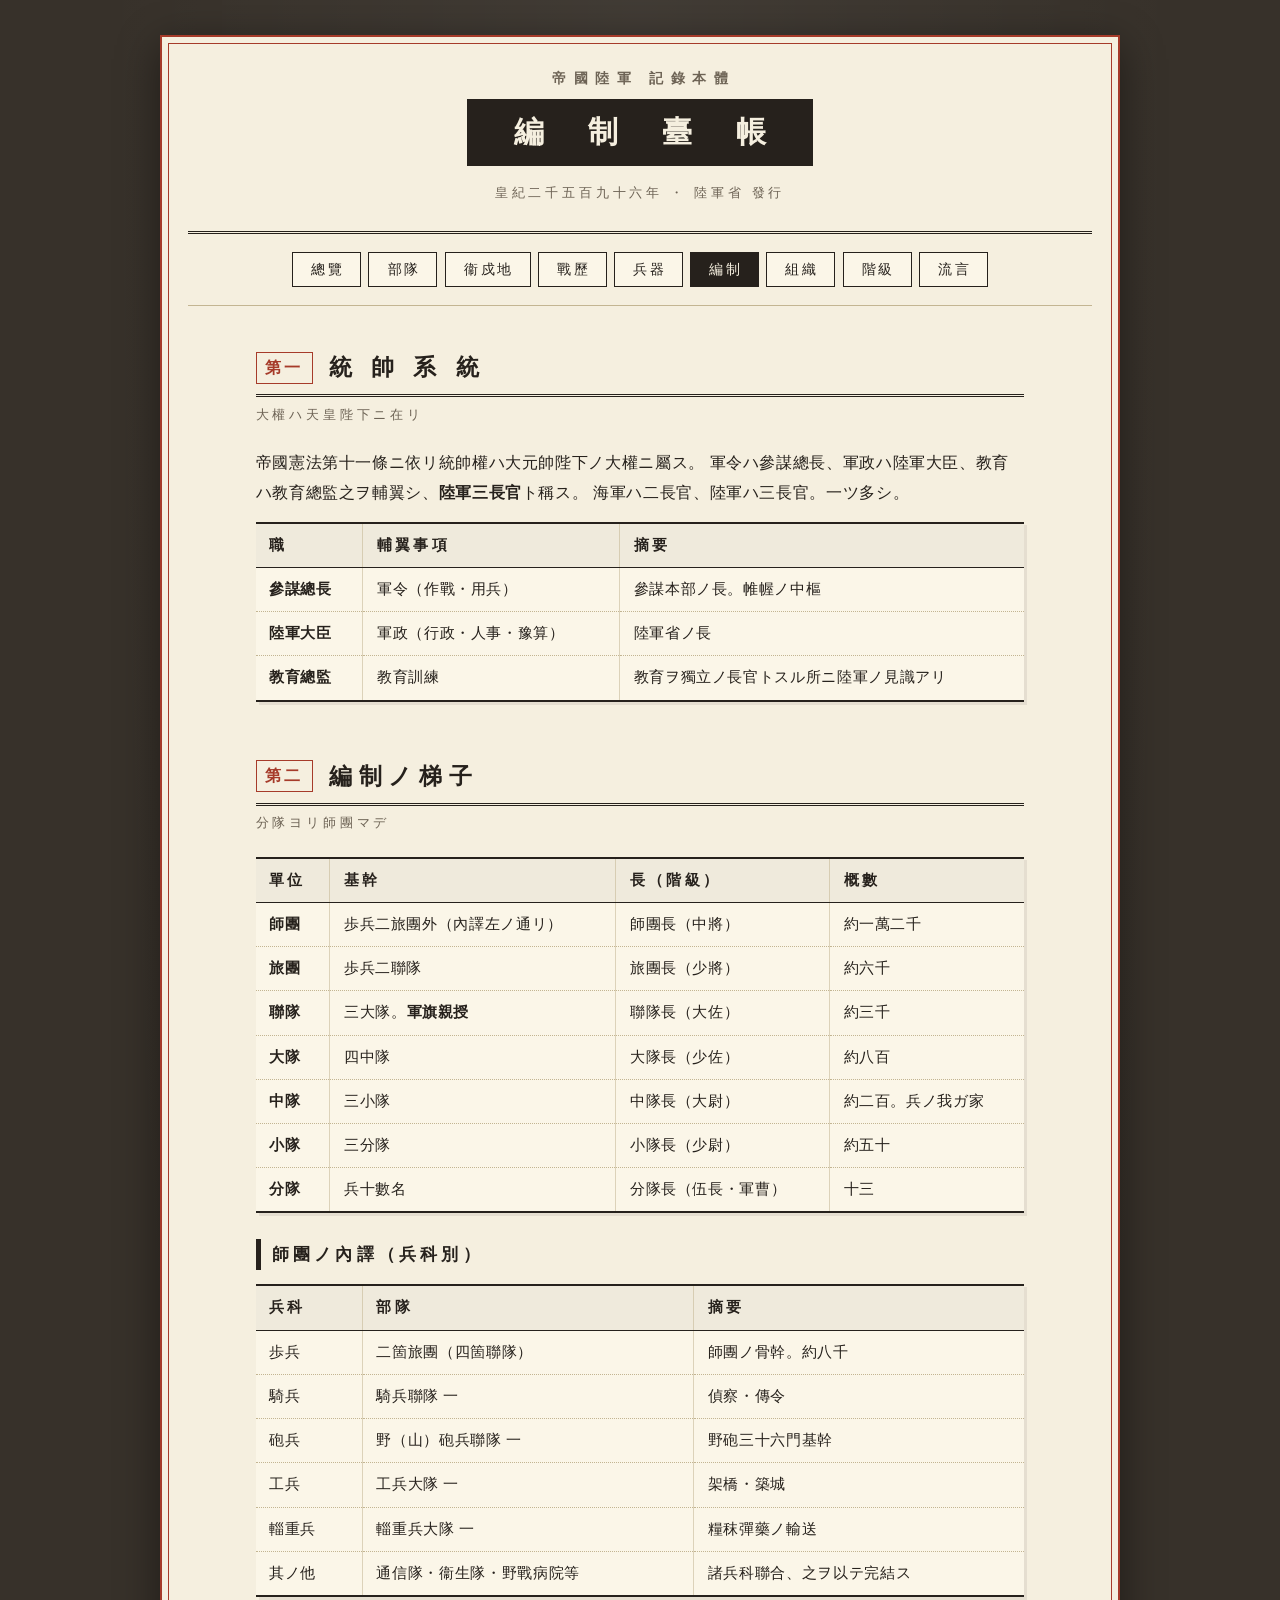
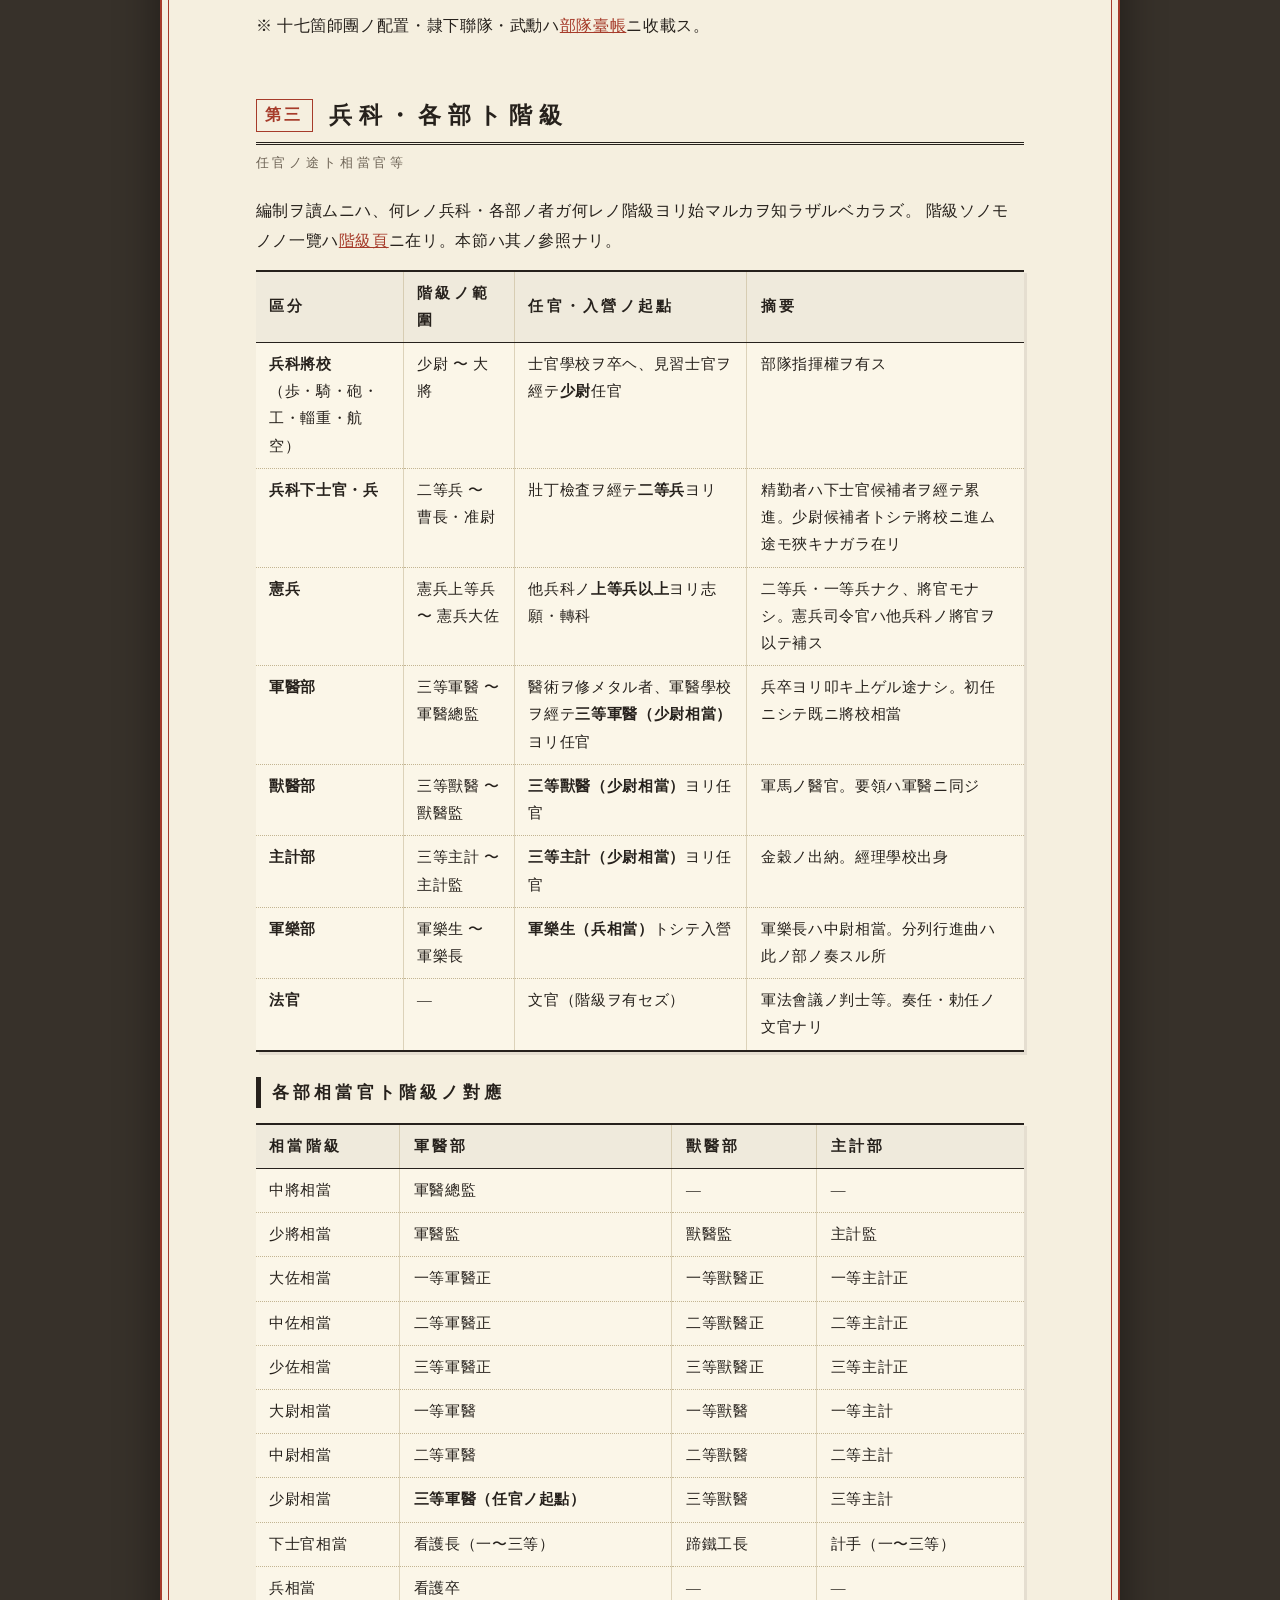
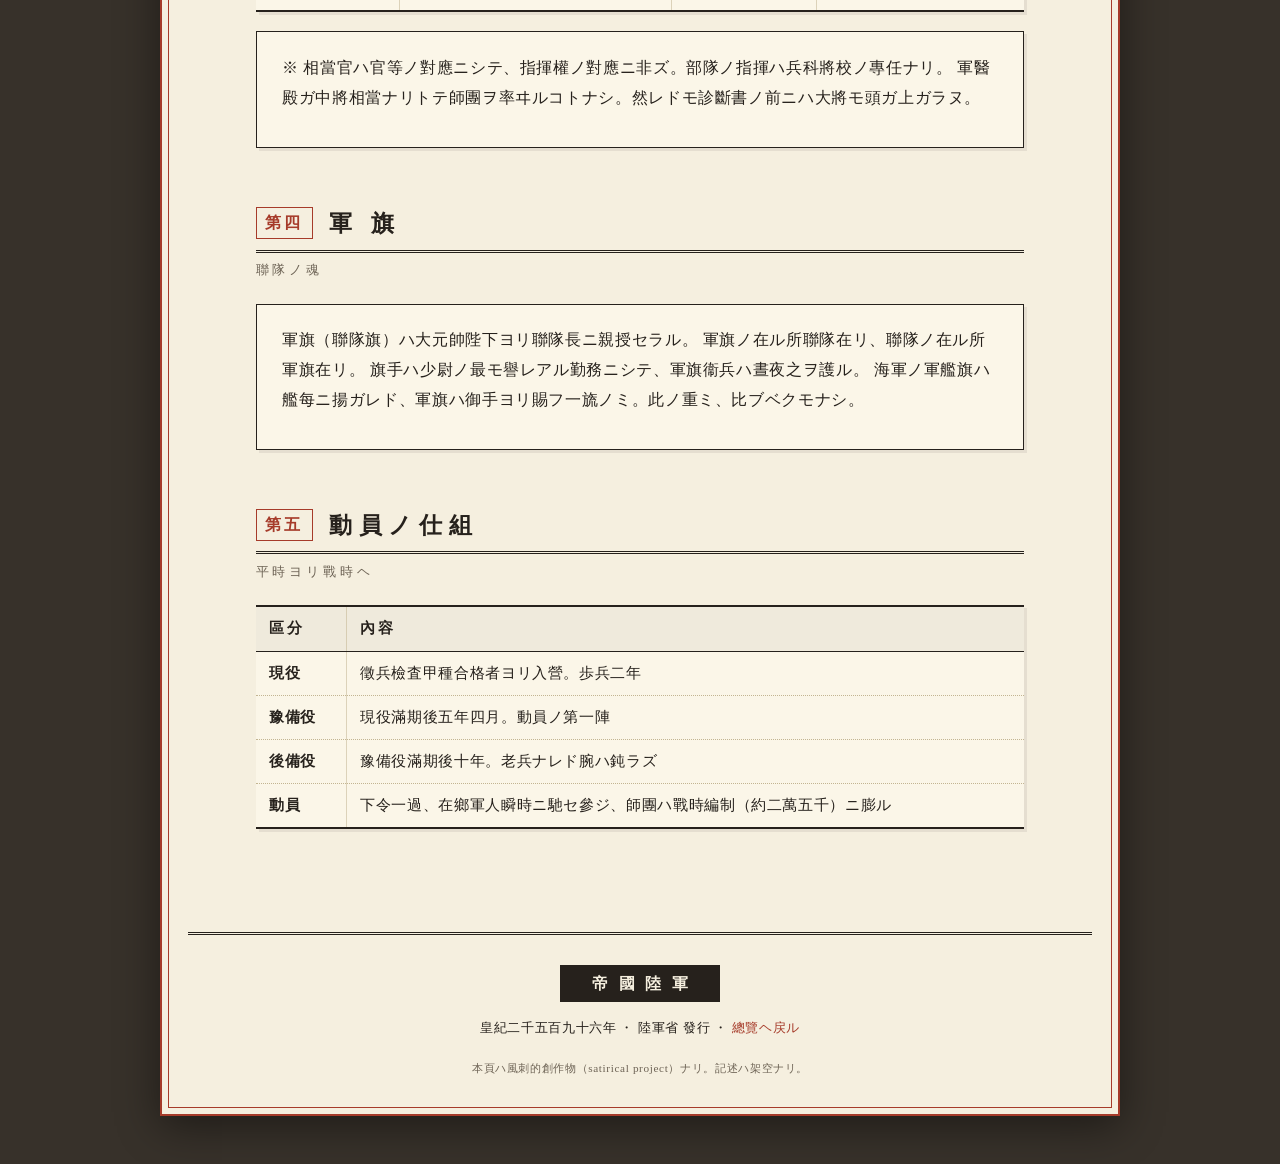
<file: hensei.html>
<!DOCTYPE html>
<html lang="ja">
<head>
  <meta charset="UTF-8">
  <meta name="viewport" content="width=device-width, initial-scale=1.0">
  <title>編制臺帳 — 帝國陸軍 記錄本體</title>
  <link rel="stylesheet" href="style.css">
</head>
<body>

<header class="masthead masthead-ko">
  <div class="dai">帝國陸軍 記錄本體</div>
  <h1 class="fuku">編 制 臺 帳</h1>
  <div class="hakko">皇紀二千五百九十六年 ・ 陸軍省 發行</div>
</header>

<nav class="mokuji">
  <a href="index.html">總覽</a>
  <a href="butai.html">部隊</a>
  <a href="eiju.html">衞戍地</a>
  <a href="senreki.html">戰歷</a>
  <a href="heiki.html">兵器</a>
  <a href="hensei.html" class="ima">編制</a>
  <a href="soshiki.html">組織</a>
  <a href="kaikyu.html">階級</a>
  <a href="ryugen.html">流言</a>
</nav>

<main>

  <section>
    <h2>統 帥 系 統</h2>
    <div class="h2-shita">大權ハ天皇陛下ニ在リ</div>
    <p>
      帝國憲法第十一條ニ依リ統帥權ハ大元帥陛下ノ大權ニ屬ス。
      軍令ハ參謀總長、軍政ハ陸軍大臣、教育ハ教育總監之ヲ輔翼シ、<strong>陸軍三長官</strong>ト稱ス。
      海軍ハ二長官、陸軍ハ三長官。一ツ多シ。
    </p>
    <table>
      <thead>
        <tr><th>職</th><th>輔翼事項</th><th>摘要</th></tr>
      </thead>
      <tbody>
        <tr><td><strong>參謀總長</strong></td><td>軍令（作戰・用兵）</td><td>參謀本部ノ長。帷幄ノ中樞</td></tr>
        <tr><td><strong>陸軍大臣</strong></td><td>軍政（行政・人事・豫算）</td><td>陸軍省ノ長</td></tr>
        <tr><td><strong>教育總監</strong></td><td>教育訓練</td><td>教育ヲ獨立ノ長官トスル所ニ陸軍ノ見識アリ</td></tr>
      </tbody>
    </table>
  </section>

  <section>
    <h2>編制ノ梯子</h2>
    <div class="h2-shita">分隊ヨリ師團マデ</div>
    <table>
      <thead>
        <tr><th>單位</th><th>基幹</th><th>長（階級）</th><th>概數</th></tr>
      </thead>
      <tbody>
        <tr><td><strong>師團</strong></td><td>歩兵二旅團外（內譯左ノ通リ）</td><td>師團長（中將）</td><td>約一萬二千</td></tr>
        <tr><td><strong>旅團</strong></td><td>歩兵二聯隊</td><td>旅團長（少將）</td><td>約六千</td></tr>
        <tr><td><strong>聯隊</strong></td><td>三大隊。<strong>軍旗親授</strong></td><td>聯隊長（大佐）</td><td>約三千</td></tr>
        <tr><td><strong>大隊</strong></td><td>四中隊</td><td>大隊長（少佐）</td><td>約八百</td></tr>
        <tr><td><strong>中隊</strong></td><td>三小隊</td><td>中隊長（大尉）</td><td>約二百。兵ノ我ガ家</td></tr>
        <tr><td><strong>小隊</strong></td><td>三分隊</td><td>小隊長（少尉）</td><td>約五十</td></tr>
        <tr><td><strong>分隊</strong></td><td>兵十數名</td><td>分隊長（伍長・軍曹）</td><td>十三</td></tr>
      </tbody>
    </table>

    <h3>師團ノ內譯（兵科別）</h3>
    <table>
      <thead>
        <tr><th>兵科</th><th>部隊</th><th>摘要</th></tr>
      </thead>
      <tbody>
        <tr><td>歩兵</td><td>二箇旅團（四箇聯隊）</td><td>師團ノ骨幹。約八千</td></tr>
        <tr><td>騎兵</td><td>騎兵聯隊 一</td><td>偵察・傳令</td></tr>
        <tr><td>砲兵</td><td>野（山）砲兵聯隊 一</td><td>野砲三十六門基幹</td></tr>
        <tr><td>工兵</td><td>工兵大隊 一</td><td>架橋・築城</td></tr>
        <tr><td>輜重兵</td><td>輜重兵大隊 一</td><td>糧秣彈藥ノ輸送</td></tr>
        <tr><td>其ノ他</td><td>通信隊・衞生隊・野戰病院等</td><td>諸兵科聯合、之ヲ以テ完結ス</td></tr>
      </tbody>
    </table>
    <p>
      ※ 十七箇師團ノ配置・隷下聯隊・武勳ハ<a href="butai.html">部隊臺帳</a>ニ收載ス。
    </p>
  </section>

  <section>
    <h2>兵科・各部ト階級</h2>
    <div class="h2-shita">任官ノ途ト相當官等</div>
    <p>
      編制ヲ讀ムニハ、何レノ兵科・各部ノ者ガ何レノ階級ヨリ始マルカヲ知ラザルベカラズ。
      階級ソノモノノ一覽ハ<a href="kaikyu.html">階級頁</a>ニ在リ。本節ハ其ノ參照ナリ。
    </p>
    <table>
      <thead>
        <tr><th>區分</th><th>階級ノ範圍</th><th>任官・入營ノ起點</th><th>摘要</th></tr>
      </thead>
      <tbody>
        <tr><td><strong>兵科將校</strong><br>（歩・騎・砲・工・輜重・航空）</td><td>少尉 〜 大將</td><td>士官學校ヲ卒ヘ、見習士官ヲ經テ<strong>少尉</strong>任官</td><td>部隊指揮權ヲ有ス</td></tr>
        <tr><td><strong>兵科下士官・兵</strong></td><td>二等兵 〜 曹長・准尉</td><td>壯丁檢査ヲ經テ<strong>二等兵</strong>ヨリ</td><td>精勤者ハ下士官候補者ヲ經テ累進。少尉候補者トシテ將校ニ進ム途モ狹キナガラ在リ</td></tr>
        <tr><td><strong>憲兵</strong></td><td>憲兵上等兵 〜 憲兵大佐</td><td>他兵科ノ<strong>上等兵以上</strong>ヨリ志願・轉科</td><td>二等兵・一等兵ナク、將官モナシ。憲兵司令官ハ他兵科ノ將官ヲ以テ補ス</td></tr>
        <tr><td><strong>軍醫部</strong></td><td>三等軍醫 〜 軍醫總監</td><td>醫術ヲ修メタル者、軍醫學校ヲ經テ<strong>三等軍醫（少尉相當）</strong>ヨリ任官</td><td>兵卒ヨリ叩キ上ゲル途ナシ。初任ニシテ既ニ將校相當</td></tr>
        <tr><td><strong>獸醫部</strong></td><td>三等獸醫 〜 獸醫監</td><td><strong>三等獸醫（少尉相當）</strong>ヨリ任官</td><td>軍馬ノ醫官。要領ハ軍醫ニ同ジ</td></tr>
        <tr><td><strong>主計部</strong></td><td>三等主計 〜 主計監</td><td><strong>三等主計（少尉相當）</strong>ヨリ任官</td><td>金穀ノ出納。經理學校出身</td></tr>
        <tr><td><strong>軍樂部</strong></td><td>軍樂生 〜 軍樂長</td><td><strong>軍樂生（兵相當）</strong>トシテ入營</td><td>軍樂長ハ中尉相當。分列行進曲ハ此ノ部ノ奏スル所</td></tr>
        <tr><td><strong>法官</strong></td><td>—</td><td>文官（階級ヲ有セズ）</td><td>軍法會議ノ判士等。奏任・勅任ノ文官ナリ</td></tr>
      </tbody>
    </table>

    <h3>各部相當官ト階級ノ對應</h3>
    <table>
      <thead>
        <tr><th>相當階級</th><th>軍醫部</th><th>獸醫部</th><th>主計部</th></tr>
      </thead>
      <tbody>
        <tr><td>中將相當</td><td>軍醫總監</td><td>—</td><td>—</td></tr>
        <tr><td>少將相當</td><td>軍醫監</td><td>獸醫監</td><td>主計監</td></tr>
        <tr><td>大佐相當</td><td>一等軍醫正</td><td>一等獸醫正</td><td>一等主計正</td></tr>
        <tr><td>中佐相當</td><td>二等軍醫正</td><td>二等獸醫正</td><td>二等主計正</td></tr>
        <tr><td>少佐相當</td><td>三等軍醫正</td><td>三等獸醫正</td><td>三等主計正</td></tr>
        <tr><td>大尉相當</td><td>一等軍醫</td><td>一等獸醫</td><td>一等主計</td></tr>
        <tr><td>中尉相當</td><td>二等軍醫</td><td>二等獸醫</td><td>二等主計</td></tr>
        <tr><td>少尉相當</td><td><strong>三等軍醫（任官ノ起點）</strong></td><td>三等獸醫</td><td>三等主計</td></tr>
        <tr><td>下士官相當</td><td>看護長（一〜三等）</td><td>蹄鐵工長</td><td>計手（一〜三等）</td></tr>
        <tr><td>兵相當</td><td>看護卒</td><td>—</td><td>—</td></tr>
      </tbody>
    </table>
    <div class="kakomi">
      <p>
        ※ 相當官ハ官等ノ對應ニシテ、指揮權ノ對應ニ非ズ。部隊ノ指揮ハ兵科將校ノ專任ナリ。
        軍醫殿ガ中將相當ナリトテ師團ヲ率ヰルコトナシ。然レドモ診斷書ノ前ニハ大將モ頭ガ上ガラヌ。
      </p>
    </div>
  </section>

  <section>
    <h2>軍 旗</h2>
    <div class="h2-shita">聯隊ノ魂</div>
    <div class="kakomi">
      <p>
        軍旗（聯隊旗）ハ大元帥陛下ヨリ聯隊長ニ親授セラル。
        軍旗ノ在ル所聯隊在リ、聯隊ノ在ル所軍旗在リ。
        旗手ハ少尉ノ最モ譽レアル勤務ニシテ、軍旗衞兵ハ晝夜之ヲ護ル。
        海軍ノ軍艦旗ハ艦每ニ揚ガレド、軍旗ハ御手ヨリ賜フ一旒ノミ。此ノ重ミ、比ブベクモナシ。
      </p>
    </div>
  </section>

  <section>
    <h2>動員ノ仕組</h2>
    <div class="h2-shita">平時ヨリ戰時ヘ</div>
    <table>
      <thead>
        <tr><th>區分</th><th>內容</th></tr>
      </thead>
      <tbody>
        <tr><td><strong>現役</strong></td><td>徵兵檢査甲種合格者ヨリ入營。歩兵二年</td></tr>
        <tr><td><strong>豫備役</strong></td><td>現役滿期後五年四月。動員ノ第一陣</td></tr>
        <tr><td><strong>後備役</strong></td><td>豫備役滿期後十年。老兵ナレド腕ハ鈍ラズ</td></tr>
        <tr><td><strong>動員</strong></td><td>下令一過、在鄉軍人瞬時ニ馳セ參ジ、師團ハ戰時編制（約二萬五千）ニ膨ル</td></tr>
      </tbody>
    </table>
  </section>

</main>

<footer>
  <div class="gou">帝國陸軍</div>
  <div>皇紀二千五百九十六年 ・ 陸軍省 發行 ・ <a href="index.html">總覽ヘ戻ル</a></div>
  <div class="kotowari">本頁ハ風刺的創作物（satirical project）ナリ。記述ハ架空ナリ。</div>
</footer>

</body>
</html>
</file>
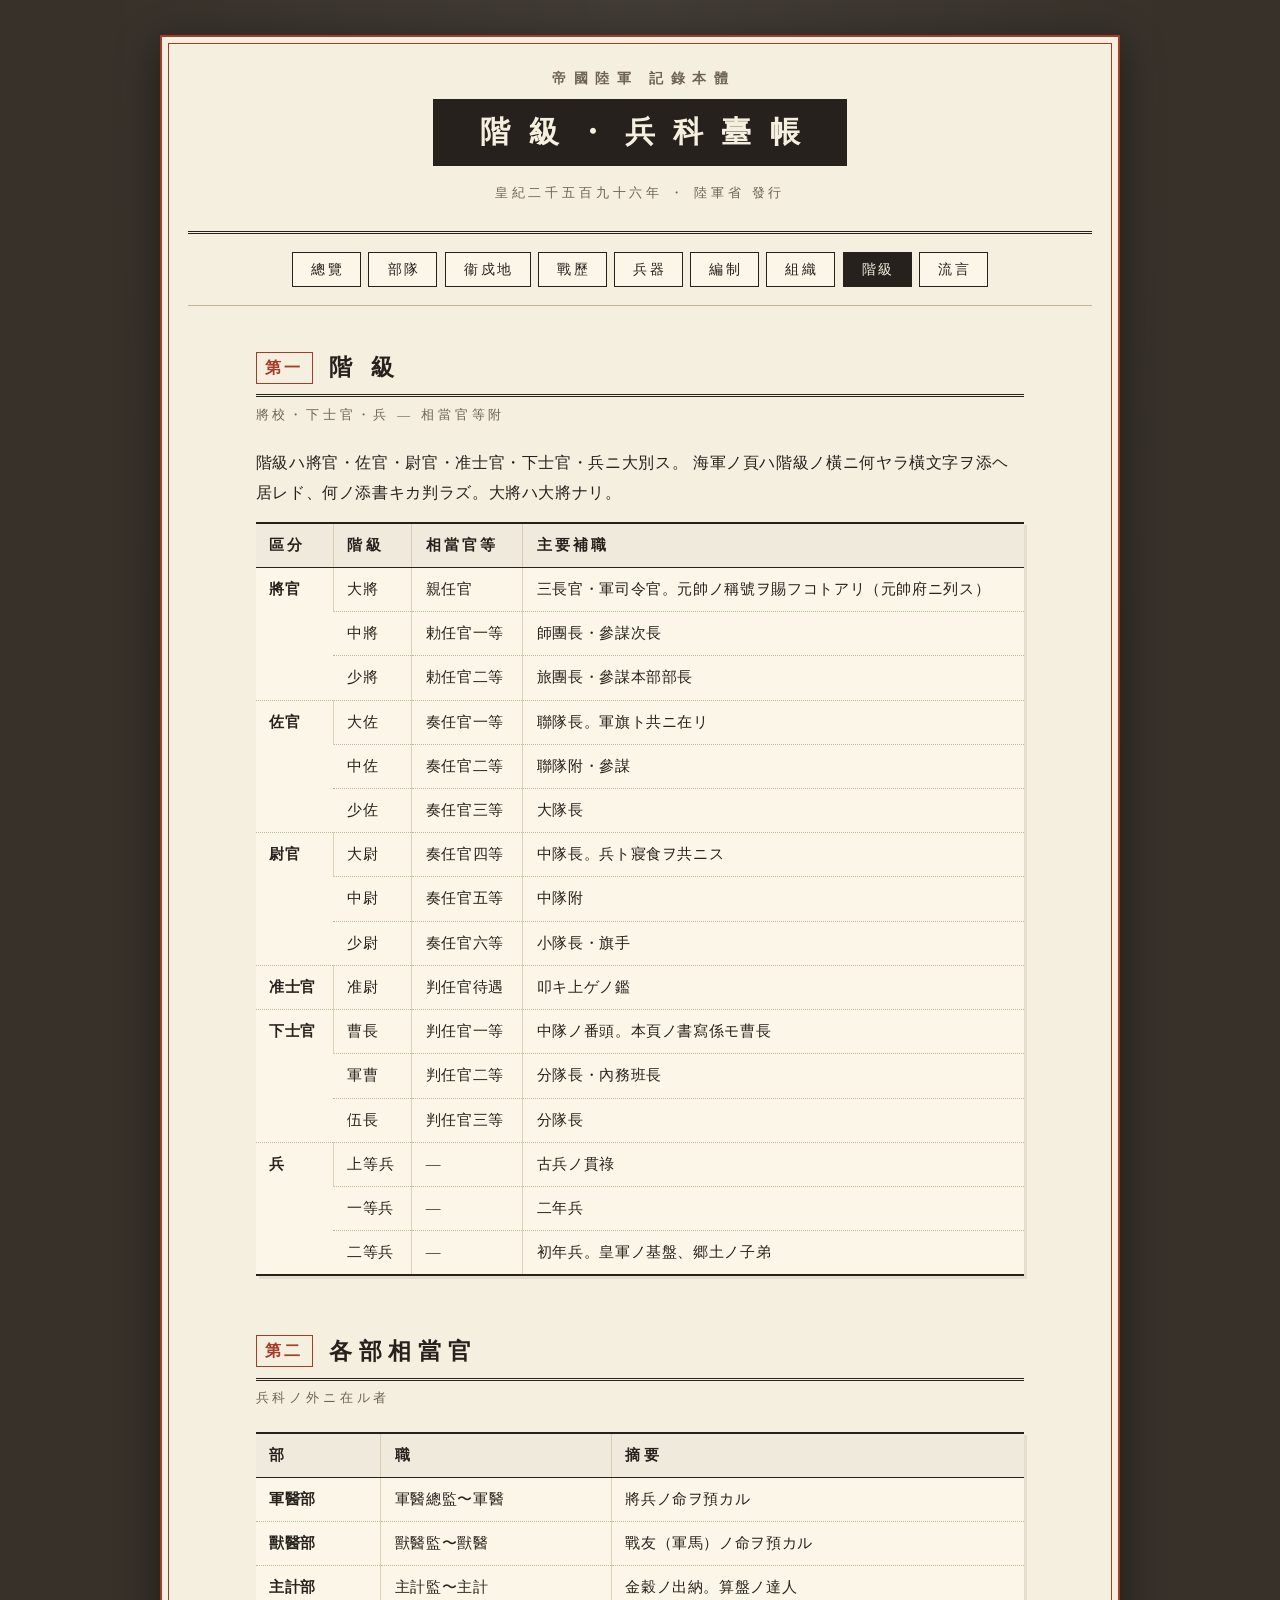
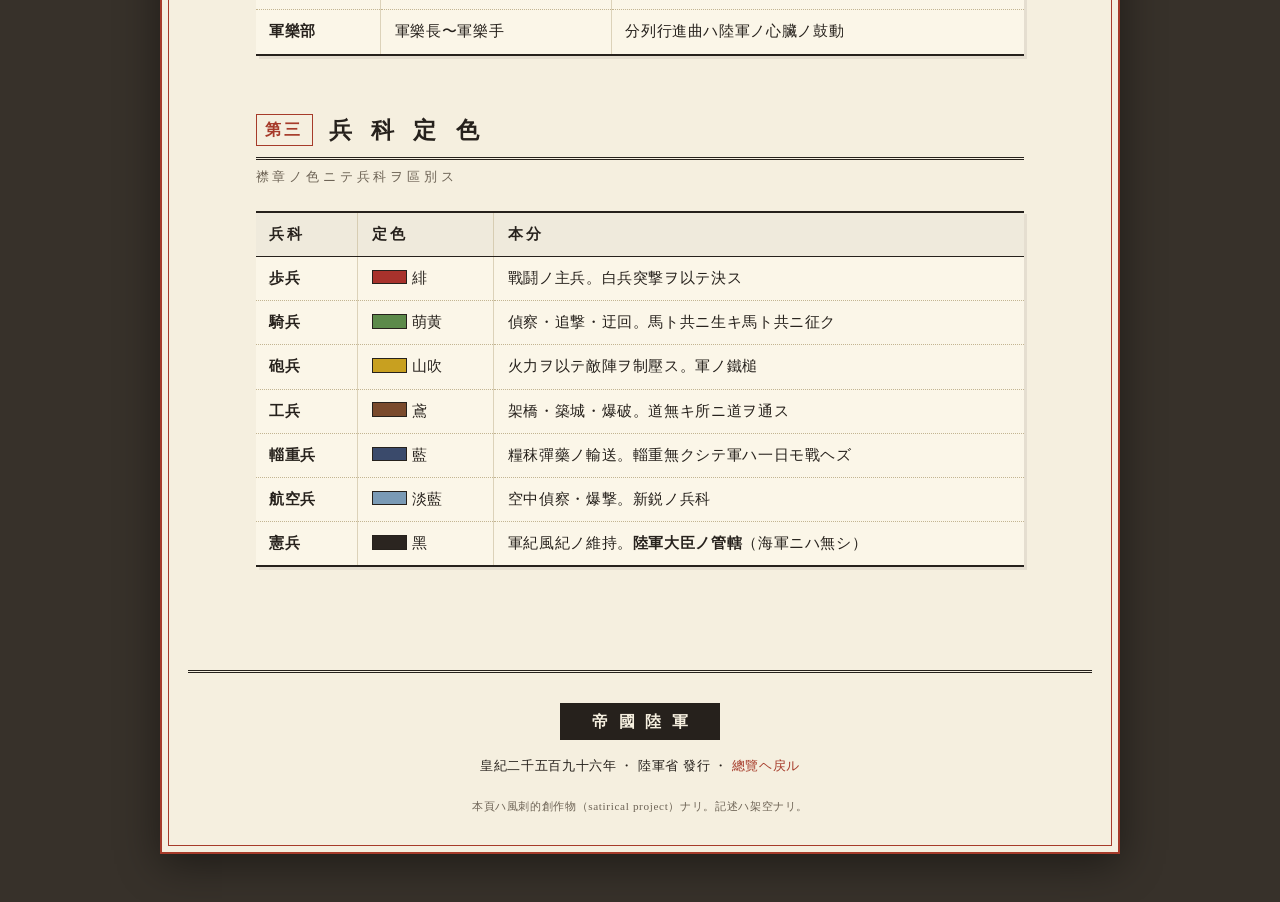
<file: kaikyu.html>
<!DOCTYPE html>
<html lang="ja">
<head>
  <meta charset="UTF-8">
  <meta name="viewport" content="width=device-width, initial-scale=1.0">
  <title>階級・兵科臺帳 — 帝國陸軍 記錄本體</title>
  <link rel="stylesheet" href="style.css">
</head>
<body>

<header class="masthead masthead-ko">
  <div class="dai">帝國陸軍 記錄本體</div>
  <h1 class="fuku">階級・兵科臺帳</h1>
  <div class="hakko">皇紀二千五百九十六年 ・ 陸軍省 發行</div>
</header>

<nav class="mokuji">
  <a href="index.html">總覽</a>
  <a href="butai.html">部隊</a>
  <a href="eiju.html">衞戍地</a>
  <a href="senreki.html">戰歷</a>
  <a href="heiki.html">兵器</a>
  <a href="hensei.html">編制</a>
  <a href="soshiki.html">組織</a>
  <a href="kaikyu.html" class="ima">階級</a>
  <a href="ryugen.html">流言</a>
</nav>

<main>

  <section>
    <h2>階 級</h2>
    <div class="h2-shita">將校・下士官・兵 — 相當官等附</div>
    <p>
      階級ハ將官・佐官・尉官・准士官・下士官・兵ニ大別ス。
      海軍ノ頁ハ階級ノ橫ニ何ヤラ橫文字ヲ添ヘ居レド、何ノ添書キカ判ラズ。大將ハ大將ナリ。
    </p>
    <table>
      <thead>
        <tr><th>區分</th><th>階級</th><th>相當官等</th><th>主要補職</th></tr>
      </thead>
      <tbody>
        <tr><td rowspan="3"><strong>將官</strong></td><td>大將</td><td>親任官</td><td>三長官・軍司令官。元帥ノ稱號ヲ賜フコトアリ（元帥府ニ列ス）</td></tr>
        <tr><td>中將</td><td>勅任官一等</td><td>師團長・參謀次長</td></tr>
        <tr><td>少將</td><td>勅任官二等</td><td>旅團長・參謀本部部長</td></tr>
        <tr><td rowspan="3"><strong>佐官</strong></td><td>大佐</td><td>奏任官一等</td><td>聯隊長。軍旗ト共ニ在リ</td></tr>
        <tr><td>中佐</td><td>奏任官二等</td><td>聯隊附・參謀</td></tr>
        <tr><td>少佐</td><td>奏任官三等</td><td>大隊長</td></tr>
        <tr><td rowspan="3"><strong>尉官</strong></td><td>大尉</td><td>奏任官四等</td><td>中隊長。兵ト寢食ヲ共ニス</td></tr>
        <tr><td>中尉</td><td>奏任官五等</td><td>中隊附</td></tr>
        <tr><td>少尉</td><td>奏任官六等</td><td>小隊長・旗手</td></tr>
        <tr><td><strong>准士官</strong></td><td>准尉</td><td>判任官待遇</td><td>叩キ上ゲノ鑑</td></tr>
        <tr><td rowspan="3"><strong>下士官</strong></td><td>曹長</td><td>判任官一等</td><td>中隊ノ番頭。本頁ノ書寫係モ曹長</td></tr>
        <tr><td>軍曹</td><td>判任官二等</td><td>分隊長・內務班長</td></tr>
        <tr><td>伍長</td><td>判任官三等</td><td>分隊長</td></tr>
        <tr><td rowspan="3"><strong>兵</strong></td><td>上等兵</td><td>—</td><td>古兵ノ貫祿</td></tr>
        <tr><td>一等兵</td><td>—</td><td>二年兵</td></tr>
        <tr><td>二等兵</td><td>—</td><td>初年兵。皇軍ノ基盤、郷土ノ子弟</td></tr>
      </tbody>
    </table>
  </section>

  <section>
    <h2>各部相當官</h2>
    <div class="h2-shita">兵科ノ外ニ在ル者</div>
    <table>
      <thead>
        <tr><th>部</th><th>職</th><th>摘要</th></tr>
      </thead>
      <tbody>
        <tr><td><strong>軍醫部</strong></td><td>軍醫總監〜軍醫</td><td>將兵ノ命ヲ預カル</td></tr>
        <tr><td><strong>獸醫部</strong></td><td>獸醫監〜獸醫</td><td>戰友（軍馬）ノ命ヲ預カル</td></tr>
        <tr><td><strong>主計部</strong></td><td>主計監〜主計</td><td>金穀ノ出納。算盤ノ達人</td></tr>
        <tr><td><strong>軍樂部</strong></td><td>軍樂長〜軍樂手</td><td>分列行進曲ハ陸軍ノ心臟ノ鼓動</td></tr>
      </tbody>
    </table>
  </section>

  <section>
    <h2>兵 科 定 色</h2>
    <div class="h2-shita">襟章ノ色ニテ兵科ヲ區別ス</div>
    <table>
      <thead>
        <tr><th>兵科</th><th>定色</th><th>本分</th></tr>
      </thead>
      <tbody>
        <tr><td><strong>歩兵</strong></td><td><span class="teishoku" style="background:#a8322c;"></span> 緋</td><td>戰鬪ノ主兵。白兵突撃ヲ以テ決ス</td></tr>
        <tr><td><strong>騎兵</strong></td><td><span class="teishoku" style="background:#5c8a4a;"></span> 萌黄</td><td>偵察・追撃・迂回。馬ト共ニ生キ馬ト共ニ征ク</td></tr>
        <tr><td><strong>砲兵</strong></td><td><span class="teishoku" style="background:#c8a020;"></span> 山吹</td><td>火力ヲ以テ敵陣ヲ制壓ス。軍ノ鐵槌</td></tr>
        <tr><td><strong>工兵</strong></td><td><span class="teishoku" style="background:#7a4a2c;"></span> 鳶</td><td>架橋・築城・爆破。道無キ所ニ道ヲ通ス</td></tr>
        <tr><td><strong>輜重兵</strong></td><td><span class="teishoku" style="background:#3a4a6b;"></span> 藍</td><td>糧秣彈藥ノ輸送。輜重無クシテ軍ハ一日モ戰ヘズ</td></tr>
        <tr><td><strong>航空兵</strong></td><td><span class="teishoku" style="background:#7a9ab5;"></span> 淡藍</td><td>空中偵察・爆撃。新鋭ノ兵科</td></tr>
        <tr><td><strong>憲兵</strong></td><td><span class="teishoku" style="background:#2b2520;"></span> 黑</td><td>軍紀風紀ノ維持。<strong>陸軍大臣ノ管轄</strong>（海軍ニハ無シ）</td></tr>
      </tbody>
    </table>
  </section>

</main>

<footer>
  <div class="gou">帝國陸軍</div>
  <div>皇紀二千五百九十六年 ・ 陸軍省 發行 ・ <a href="index.html">總覽ヘ戻ル</a></div>
  <div class="kotowari">本頁ハ風刺的創作物（satirical project）ナリ。記述ハ架空ナリ。</div>
</footer>

</body>
</html>
</file>
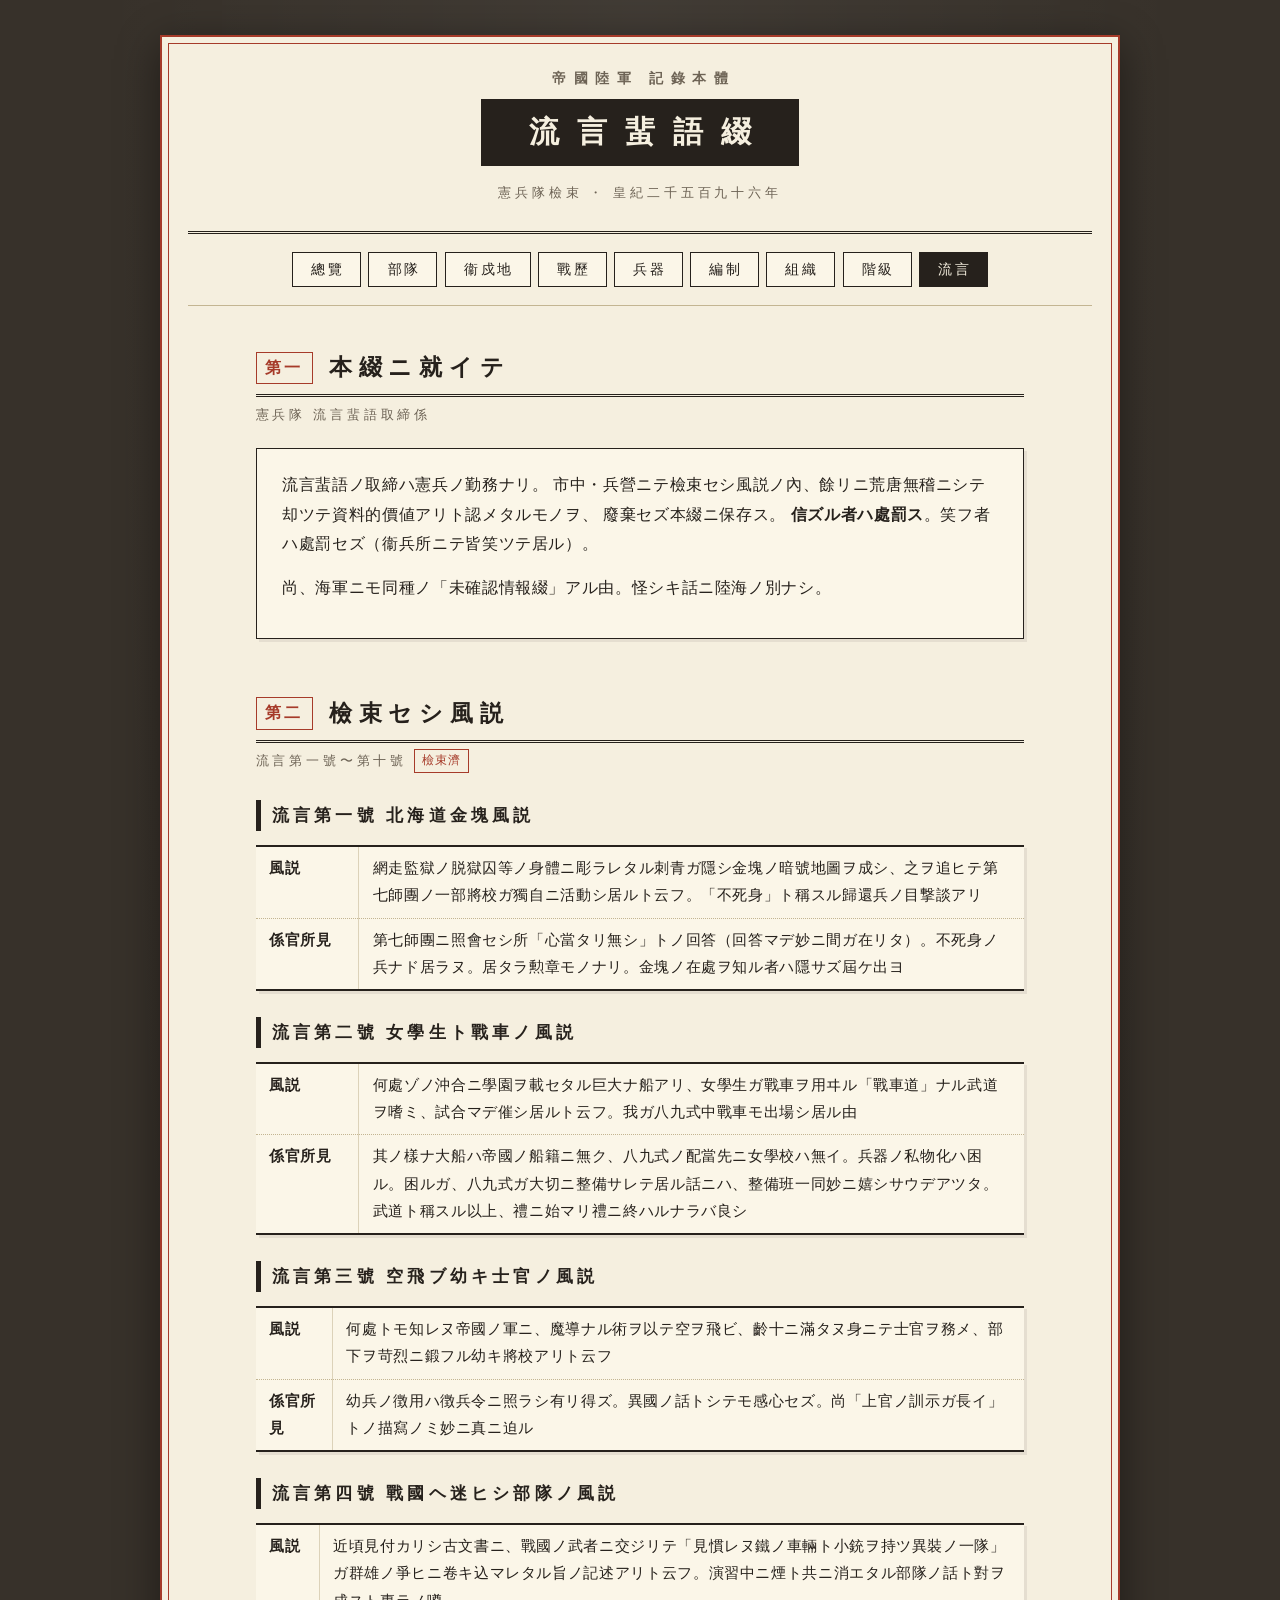
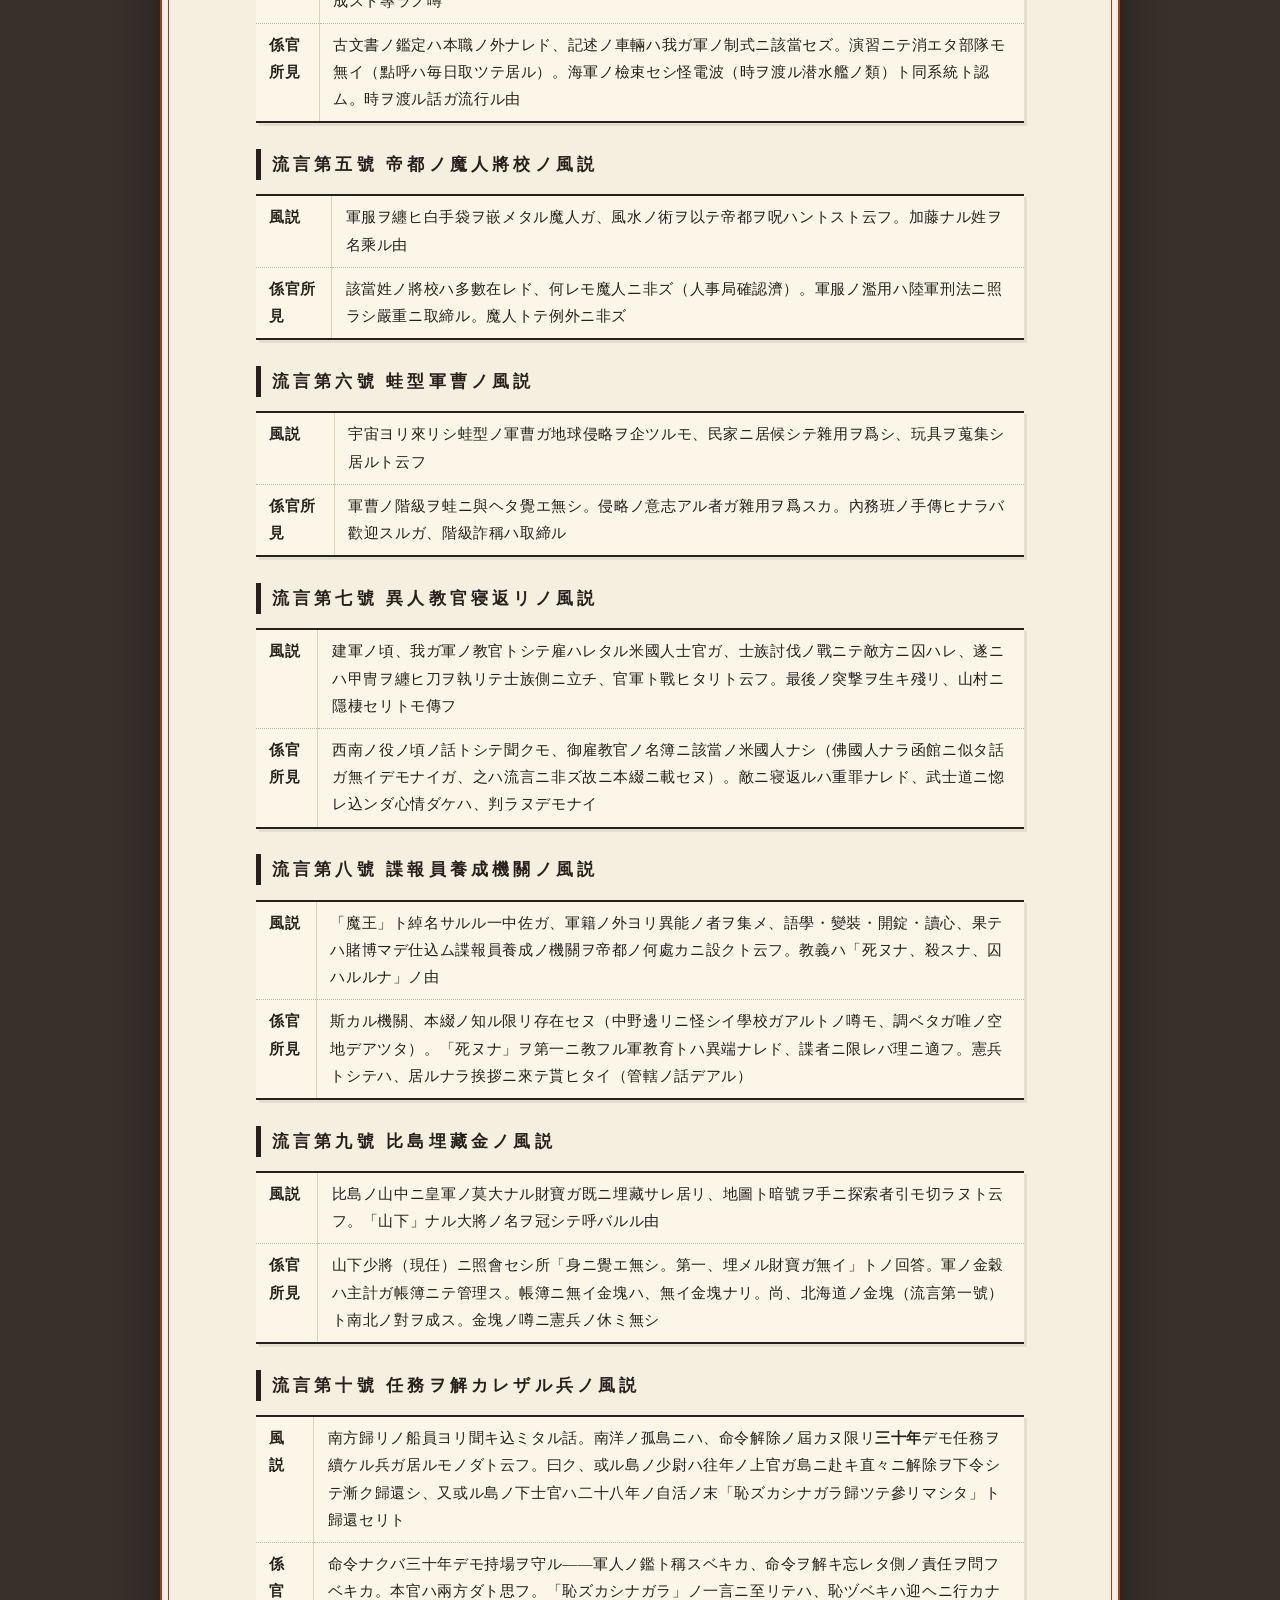
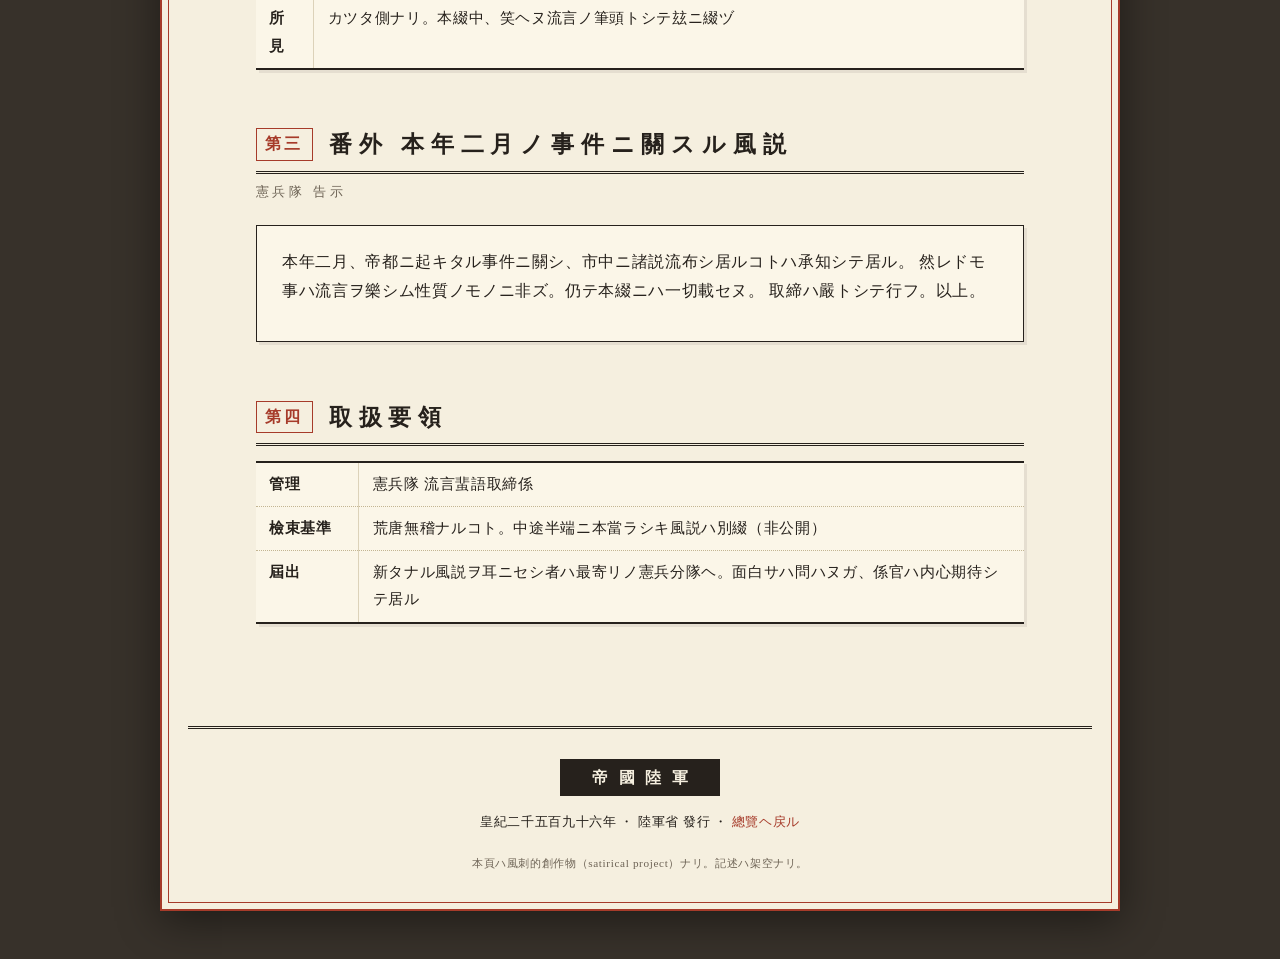
<file: ryugen.html>
<!DOCTYPE html>
<html lang="ja">
<head>
  <meta charset="UTF-8">
  <meta name="viewport" content="width=device-width, initial-scale=1.0">
  <title>流言蜚語綴 — 帝國陸軍 記錄本體</title>
  <link rel="stylesheet" href="style.css">
</head>
<body>

<header class="masthead masthead-ko">
  <div class="dai">帝國陸軍 記錄本體</div>
  <h1 class="fuku">流言蜚語綴</h1>
  <div class="hakko">憲兵隊檢束 ・ 皇紀二千五百九十六年</div>
</header>

<nav class="mokuji">
  <a href="index.html">總覽</a>
  <a href="butai.html">部隊</a>
  <a href="eiju.html">衞戍地</a>
  <a href="senreki.html">戰歷</a>
  <a href="heiki.html">兵器</a>
  <a href="hensei.html">編制</a>
  <a href="soshiki.html">組織</a>
  <a href="kaikyu.html">階級</a>
  <a href="ryugen.html" class="ima">流言</a>
</nav>

<main>

  <section>
    <h2>本綴ニ就イテ</h2>
    <div class="h2-shita">憲兵隊 流言蜚語取締係</div>
    <div class="kakomi">
      <p>
        流言蜚語ノ取締ハ憲兵ノ勤務ナリ。
        市中・兵營ニテ檢束セシ風説ノ內、餘リニ荒唐無稽ニシテ却ツテ資料的價値アリト認メタルモノヲ、
        廢棄セズ本綴ニ保存ス。
        <strong>信ズル者ハ處罰ス</strong>。笑フ者ハ處罰セズ（衞兵所ニテ皆笑ツテ居ル）。
      </p>
      <p>
        尚、海軍ニモ同種ノ「未確認情報綴」アル由。怪シキ話ニ陸海ノ別ナシ。
      </p>
    </div>
  </section>

  <section>
    <h2>檢束セシ風説</h2>
    <div class="h2-shita">流言第一號〜第十號 <span class="fuda">檢束濟</span></div>

    <h3>流言第一號 北海道金塊風説</h3>
    <table>
      <tbody>
        <tr><td style="width:7em;"><strong>風説</strong></td><td>網走監獄ノ脱獄囚等ノ身體ニ彫ラレタル刺青ガ隱シ金塊ノ暗號地圖ヲ成シ、之ヲ追ヒテ第七師團ノ一部將校ガ獨自ニ活動シ居ルト云フ。「不死身」ト稱スル歸還兵ノ目撃談アリ</td></tr>
        <tr><td><strong>係官所見</strong></td><td>第七師團ニ照會セシ所「心當タリ無シ」トノ回答（回答マデ妙ニ間ガ在リタ）。不死身ノ兵ナド居ラヌ。居タラ勲章モノナリ。金塊ノ在處ヲ知ル者ハ隱サズ屆ケ出ヨ</td></tr>
      </tbody>
    </table>

    <h3>流言第二號 女學生ト戰車ノ風説</h3>
    <table>
      <tbody>
        <tr><td style="width:7em;"><strong>風説</strong></td><td>何處ゾノ沖合ニ學園ヲ載セタル巨大ナ船アリ、女學生ガ戰車ヲ用ヰル「戰車道」ナル武道ヲ嗜ミ、試合マデ催シ居ルト云フ。我ガ八九式中戰車モ出場シ居ル由</td></tr>
        <tr><td><strong>係官所見</strong></td><td>其ノ樣ナ大船ハ帝國ノ船籍ニ無ク、八九式ノ配當先ニ女學校ハ無イ。兵器ノ私物化ハ困ル。困ルガ、八九式ガ大切ニ整備サレテ居ル話ニハ、整備班一同妙ニ嬉シサウデアツタ。武道ト稱スル以上、禮ニ始マリ禮ニ終ハルナラバ良シ</td></tr>
      </tbody>
    </table>

    <h3>流言第三號 空飛ブ幼キ士官ノ風説</h3>
    <table>
      <tbody>
        <tr><td><strong>風説</strong></td><td>何處トモ知レヌ帝國ノ軍ニ、魔導ナル術ヲ以テ空ヲ飛ビ、齡十ニ滿タヌ身ニテ士官ヲ務メ、部下ヲ苛烈ニ鍛フル幼キ將校アリト云フ</td></tr>
        <tr><td><strong>係官所見</strong></td><td>幼兵ノ徴用ハ徴兵令ニ照ラシ有リ得ズ。異國ノ話トシテモ感心セズ。尚「上官ノ訓示ガ長イ」トノ描寫ノミ妙ニ真ニ迫ル</td></tr>
      </tbody>
    </table>

    <h3>流言第四號 戰國ヘ迷ヒシ部隊ノ風説</h3>
    <table>
      <tbody>
        <tr><td><strong>風説</strong></td><td>近頃見付カリシ古文書ニ、戰國ノ武者ニ交ジリテ「見慣レヌ鐵ノ車輛ト小銃ヲ持ツ異裝ノ一隊」ガ群雄ノ爭ヒニ卷キ込マレタル旨ノ記述アリト云フ。演習中ニ煙ト共ニ消エタル部隊ノ話ト對ヲ成スト專ラノ噂</td></tr>
        <tr><td><strong>係官所見</strong></td><td>古文書ノ鑑定ハ本職ノ外ナレド、記述ノ車輛ハ我ガ軍ノ制式ニ該當セズ。演習ニテ消エタ部隊モ無イ（點呼ハ毎日取ツテ居ル）。海軍ノ檢束セシ怪電波（時ヲ渡ル潜水艦ノ類）ト同系統ト認ム。時ヲ渡ル話ガ流行ル由</td></tr>
      </tbody>
    </table>

    <h3>流言第五號 帝都ノ魔人將校ノ風説</h3>
    <table>
      <tbody>
        <tr><td><strong>風説</strong></td><td>軍服ヲ纏ヒ白手袋ヲ嵌メタル魔人ガ、風水ノ術ヲ以テ帝都ヲ呪ハントスト云フ。加藤ナル姓ヲ名乘ル由</td></tr>
        <tr><td><strong>係官所見</strong></td><td>該當姓ノ將校ハ多數在レド、何レモ魔人ニ非ズ（人事局確認濟）。軍服ノ濫用ハ陸軍刑法ニ照ラシ嚴重ニ取締ル。魔人トテ例外ニ非ズ</td></tr>
      </tbody>
    </table>

    <h3>流言第六號 蛙型軍曹ノ風説</h3>
    <table>
      <tbody>
        <tr><td><strong>風説</strong></td><td>宇宙ヨリ來リシ蛙型ノ軍曹ガ地球侵略ヲ企ツルモ、民家ニ居候シテ雜用ヲ爲シ、玩具ヲ蒐集シ居ルト云フ</td></tr>
        <tr><td><strong>係官所見</strong></td><td>軍曹ノ階級ヲ蛙ニ與ヘタ覺エ無シ。侵略ノ意志アル者ガ雜用ヲ爲スカ。內務班ノ手傳ヒナラバ歡迎スルガ、階級詐稱ハ取締ル</td></tr>
      </tbody>
    </table>

    <h3>流言第七號 異人教官寝返リノ風説</h3>
    <table>
      <tbody>
        <tr><td><strong>風説</strong></td><td>建軍ノ頃、我ガ軍ノ教官トシテ雇ハレタル米國人士官ガ、士族討伐ノ戰ニテ敵方ニ囚ハレ、遂ニハ甲冑ヲ纏ヒ刀ヲ執リテ士族側ニ立チ、官軍ト戰ヒタリト云フ。最後ノ突撃ヲ生キ殘リ、山村ニ隱棲セリトモ傳フ</td></tr>
        <tr><td><strong>係官所見</strong></td><td>西南ノ役ノ頃ノ話トシテ聞クモ、御雇教官ノ名簿ニ該當ノ米國人ナシ（佛國人ナラ函館ニ似タ話ガ無イデモナイガ、之ハ流言ニ非ズ故ニ本綴ニ載セヌ）。敵ニ寝返ルハ重罪ナレド、武士道ニ惚レ込ンダ心情ダケハ、判ラヌデモナイ</td></tr>
      </tbody>
    </table>

    <h3>流言第八號 諜報員養成機關ノ風説</h3>
    <table>
      <tbody>
        <tr><td><strong>風説</strong></td><td>「魔王」ト綽名サルル一中佐ガ、軍籍ノ外ヨリ異能ノ者ヲ集メ、語學・變裝・開錠・讀心、果テハ賭博マデ仕込ム諜報員養成ノ機關ヲ帝都ノ何處カニ設クト云フ。教義ハ「死ヌナ、殺スナ、囚ハルルナ」ノ由</td></tr>
        <tr><td><strong>係官所見</strong></td><td>斯カル機關、本綴ノ知ル限リ存在セヌ（中野邊リニ怪シイ學校ガアルトノ噂モ、調ベタガ唯ノ空地デアツタ）。「死ヌナ」ヲ第一ニ教フル軍教育トハ異端ナレド、諜者ニ限レバ理ニ適フ。憲兵トシテハ、居ルナラ挨拶ニ來テ貰ヒタイ（管轄ノ話デアル）</td></tr>
      </tbody>
    </table>

    <h3>流言第九號 比島埋藏金ノ風説</h3>
    <table>
      <tbody>
        <tr><td><strong>風説</strong></td><td>比島ノ山中ニ皇軍ノ莫大ナル財寶ガ既ニ埋藏サレ居リ、地圖ト暗號ヲ手ニ探索者引モ切ラヌト云フ。「山下」ナル大將ノ名ヲ冠シテ呼バルル由</td></tr>
        <tr><td><strong>係官所見</strong></td><td>山下少將（現任）ニ照會セシ所「身ニ覺エ無シ。第一、埋メル財寶ガ無イ」トノ回答。軍ノ金穀ハ主計ガ帳簿ニテ管理ス。帳簿ニ無イ金塊ハ、無イ金塊ナリ。尚、北海道ノ金塊（流言第一號）ト南北ノ對ヲ成ス。金塊ノ噂ニ憲兵ノ休ミ無シ</td></tr>
      </tbody>
    </table>

    <h3>流言第十號 任務ヲ解カレザル兵ノ風説</h3>
    <table>
      <tbody>
        <tr><td><strong>風説</strong></td><td>南方歸リノ船員ヨリ聞キ込ミタル話。南洋ノ孤島ニハ、命令解除ノ屆カヌ限リ<strong>三十年</strong>デモ任務ヲ續ケル兵ガ居ルモノダト云フ。曰ク、或ル島ノ少尉ハ往年ノ上官ガ島ニ赴キ直々ニ解除ヲ下令シテ漸ク歸還シ、又或ル島ノ下士官ハ二十八年ノ自活ノ末「恥ズカシナガラ歸ツテ參リマシタ」ト歸還セリト</td></tr>
        <tr><td><strong>係官所見</strong></td><td>命令ナクバ三十年デモ持場ヲ守ル——軍人ノ鑑ト稱スベキカ、命令ヲ解キ忘レタ側ノ責任ヲ問フベキカ。本官ハ兩方ダト思フ。「恥ズカシナガラ」ノ一言ニ至リテハ、恥ヅベキハ迎ヘニ行カナカツタ側ナリ。本綴中、笑ヘヌ流言ノ筆頭トシテ玆ニ綴ヅ</td></tr>
      </tbody>
    </table>
  </section>

  <section>
    <h2>番外 本年二月ノ事件ニ關スル風説</h2>
    <div class="h2-shita">憲兵隊 告示</div>
    <div class="kakomi">
      <p>
        本年二月、帝都ニ起キタル事件ニ關シ、市中ニ諸説流布シ居ルコトハ承知シテ居ル。
        然レドモ事ハ流言ヲ樂シム性質ノモノニ非ズ。仍テ本綴ニハ一切載セヌ。
        取締ハ嚴トシテ行フ。以上。
      </p>
    </div>
  </section>

  <section>
    <h2>取扱要領</h2>
    <table>
      <tbody>
        <tr><td style="width:7em;"><strong>管理</strong></td><td>憲兵隊 流言蜚語取締係</td></tr>
        <tr><td><strong>檢束基準</strong></td><td>荒唐無稽ナルコト。中途半端ニ本當ラシキ風説ハ別綴（非公開）</td></tr>
        <tr><td><strong>屆出</strong></td><td>新タナル風説ヲ耳ニセシ者ハ最寄リノ憲兵分隊ヘ。面白サハ問ハヌガ、係官ハ内心期待シテ居ル</td></tr>
      </tbody>
    </table>
  </section>

</main>

<footer>
  <div class="gou">帝國陸軍</div>
  <div>皇紀二千五百九十六年 ・ 陸軍省 發行 ・ <a href="index.html">總覽ヘ戻ル</a></div>
  <div class="kotowari">本頁ハ風刺的創作物（satirical project）ナリ。記述ハ架空ナリ。</div>
</footer>

</body>
</html>
</file>
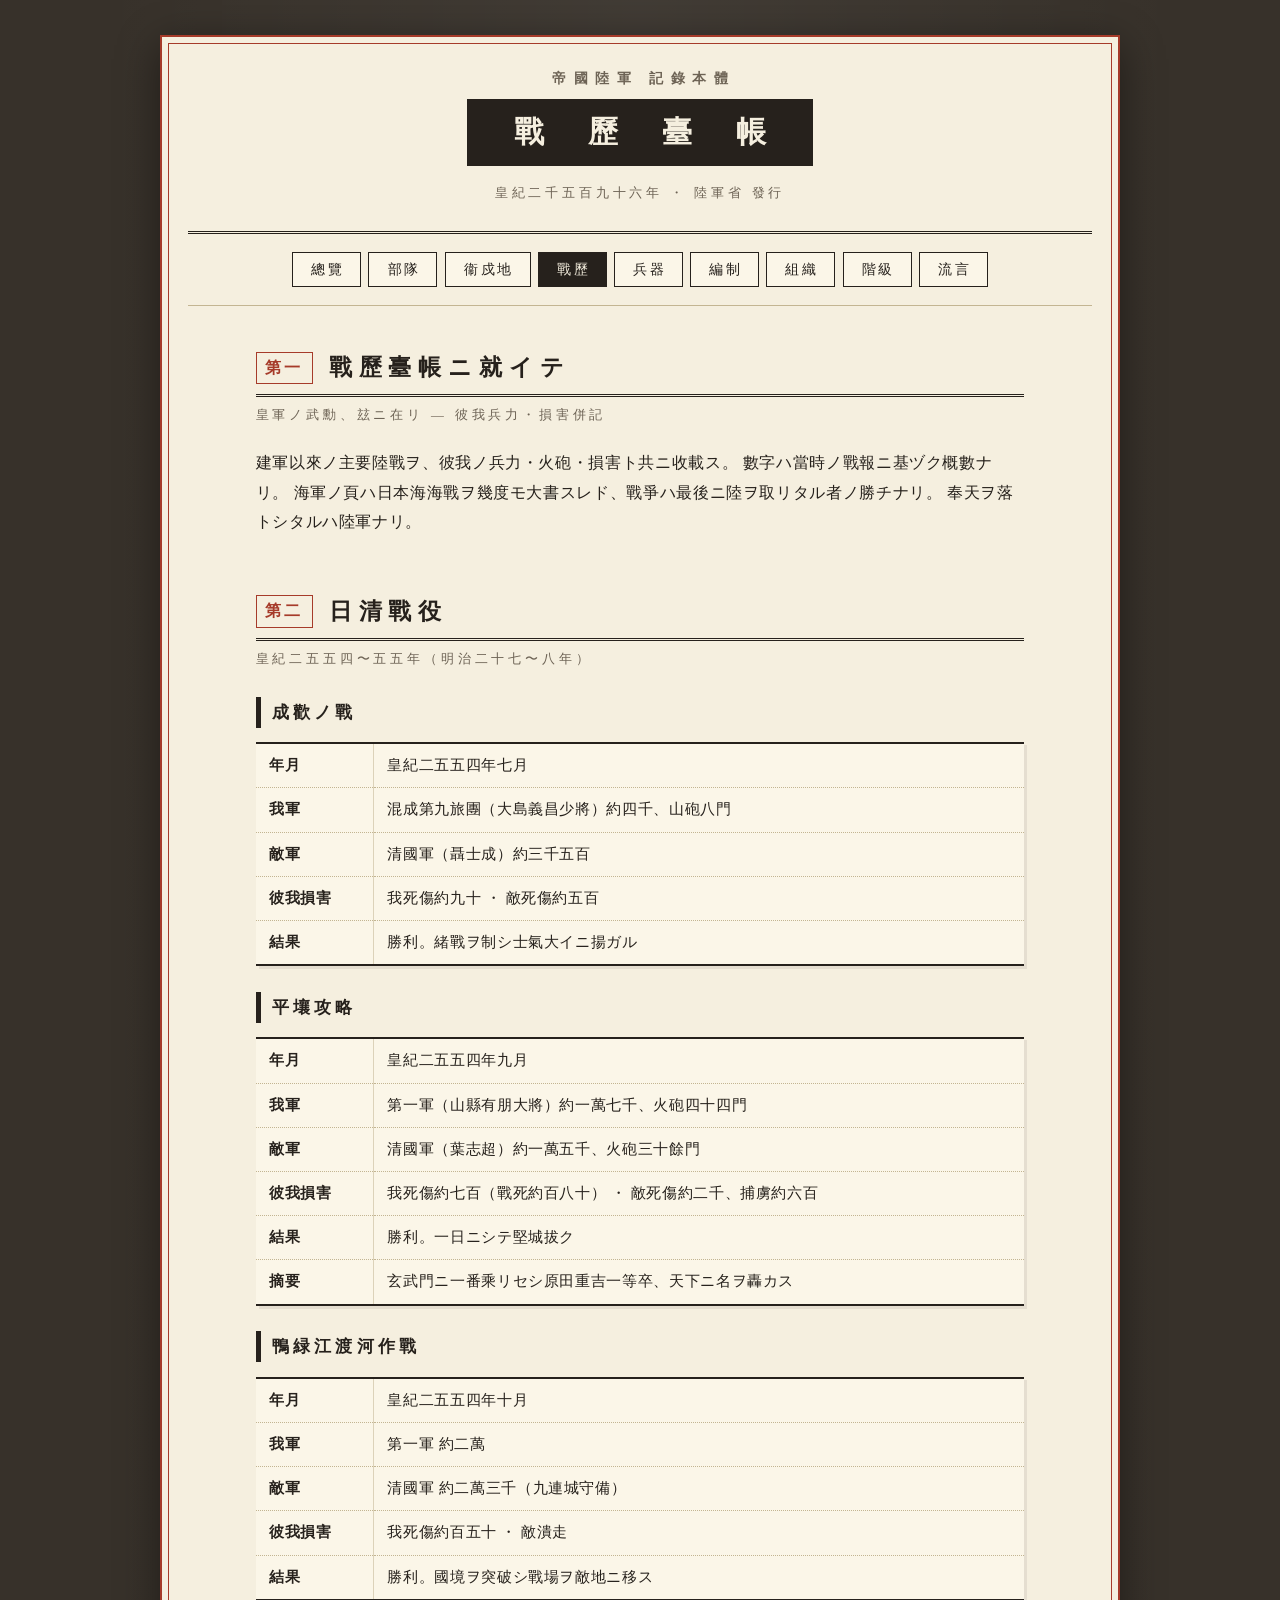
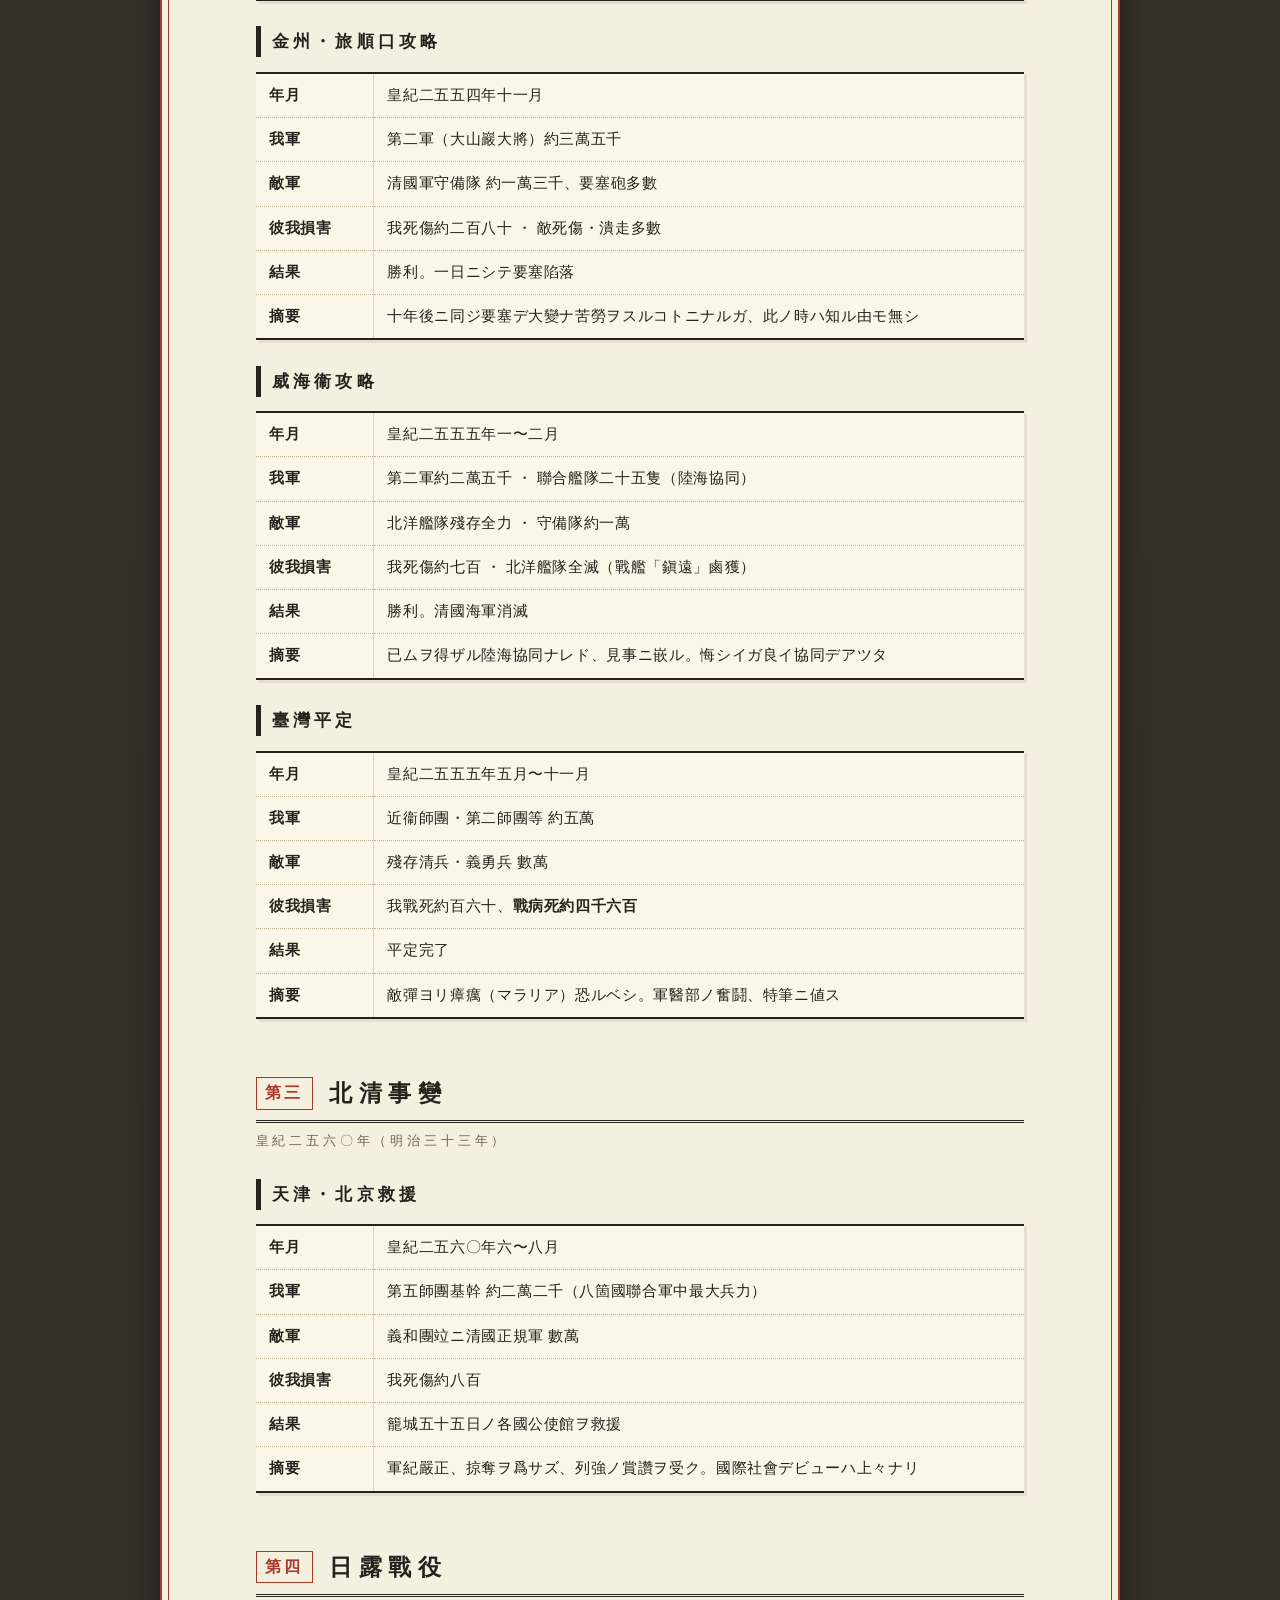
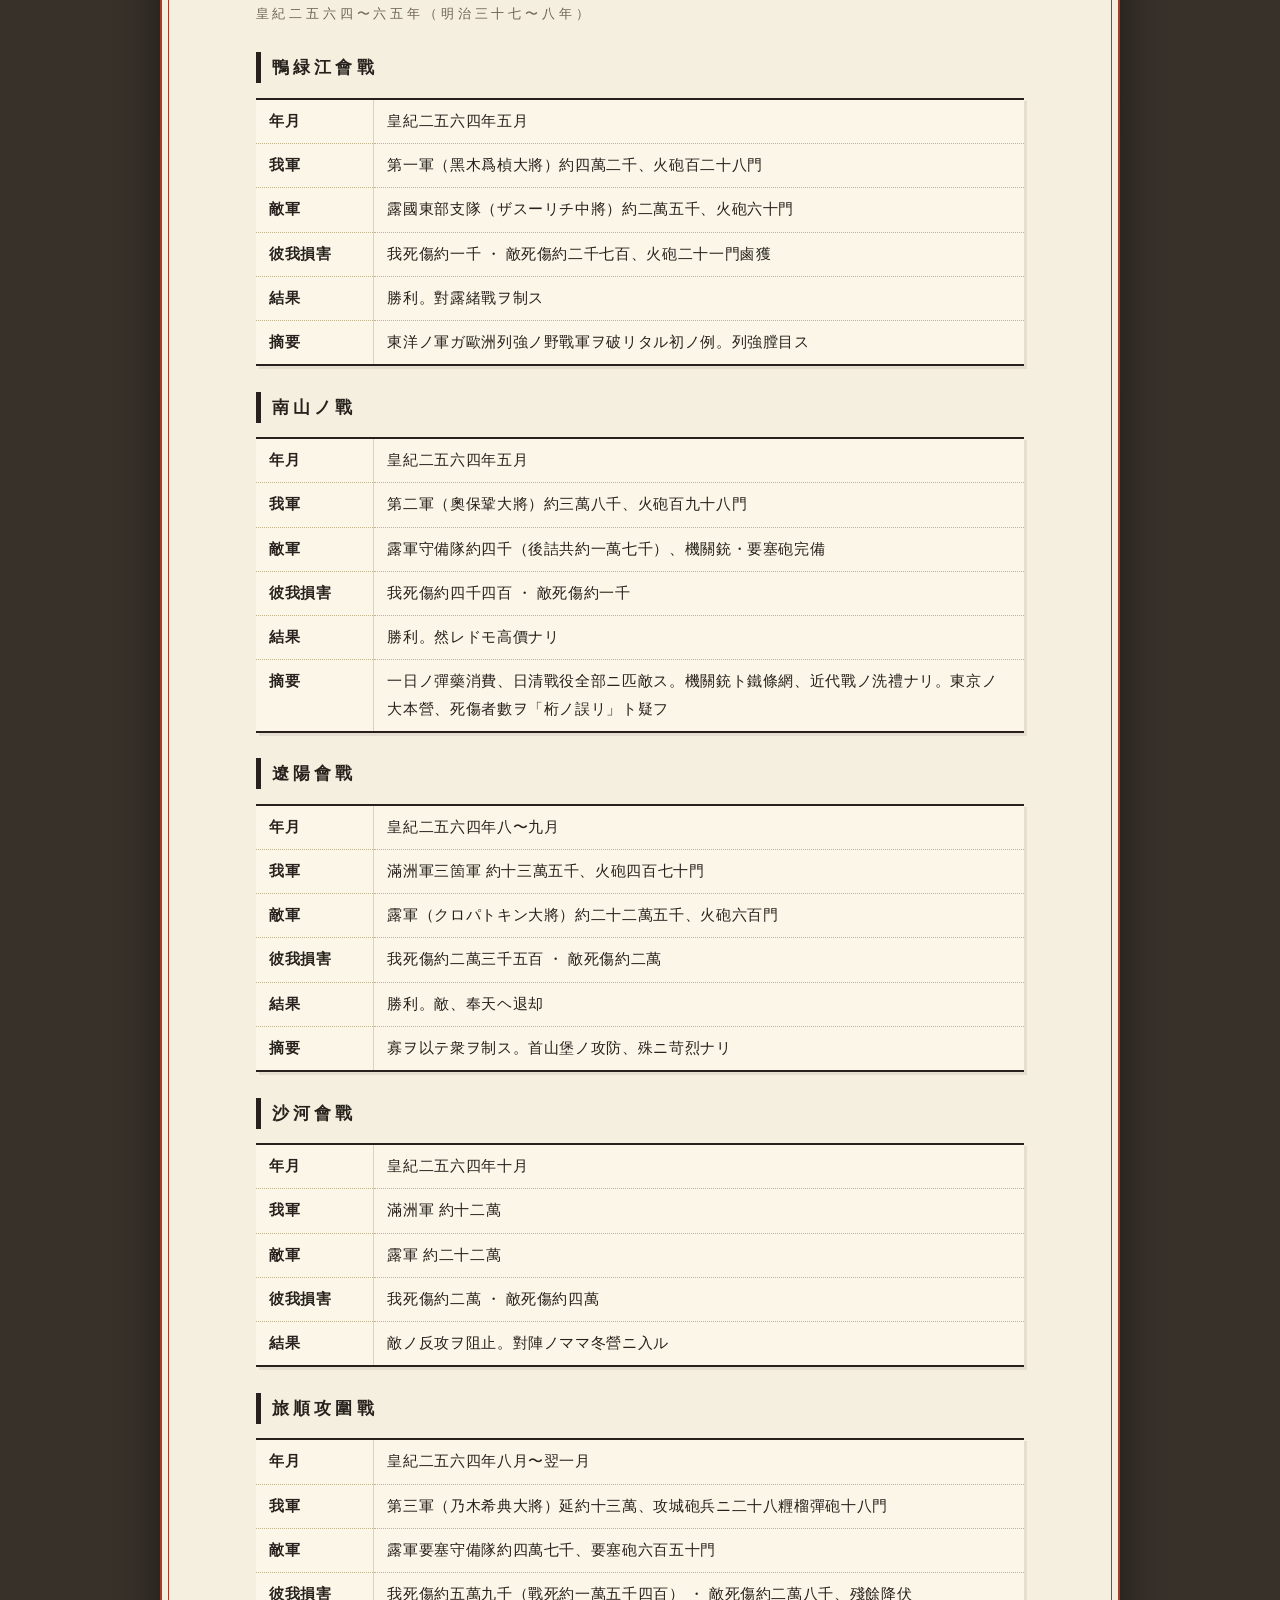
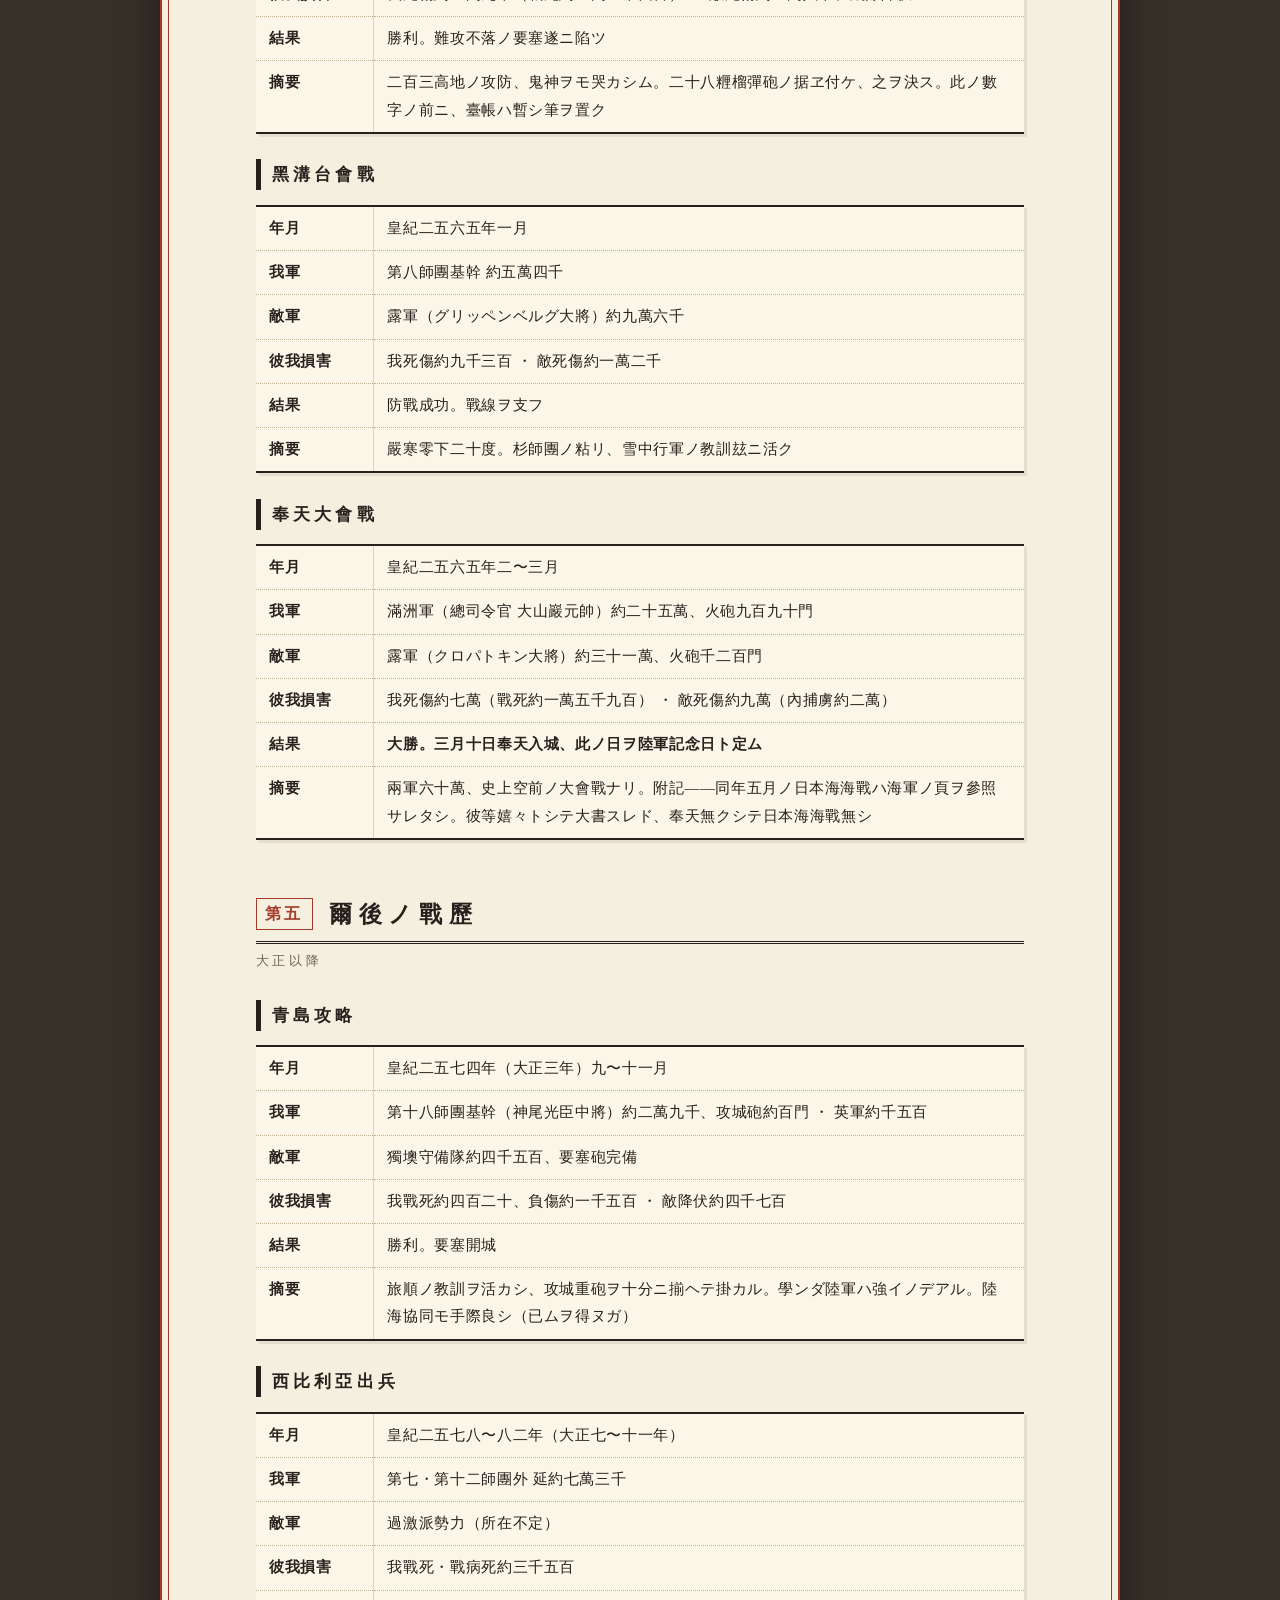
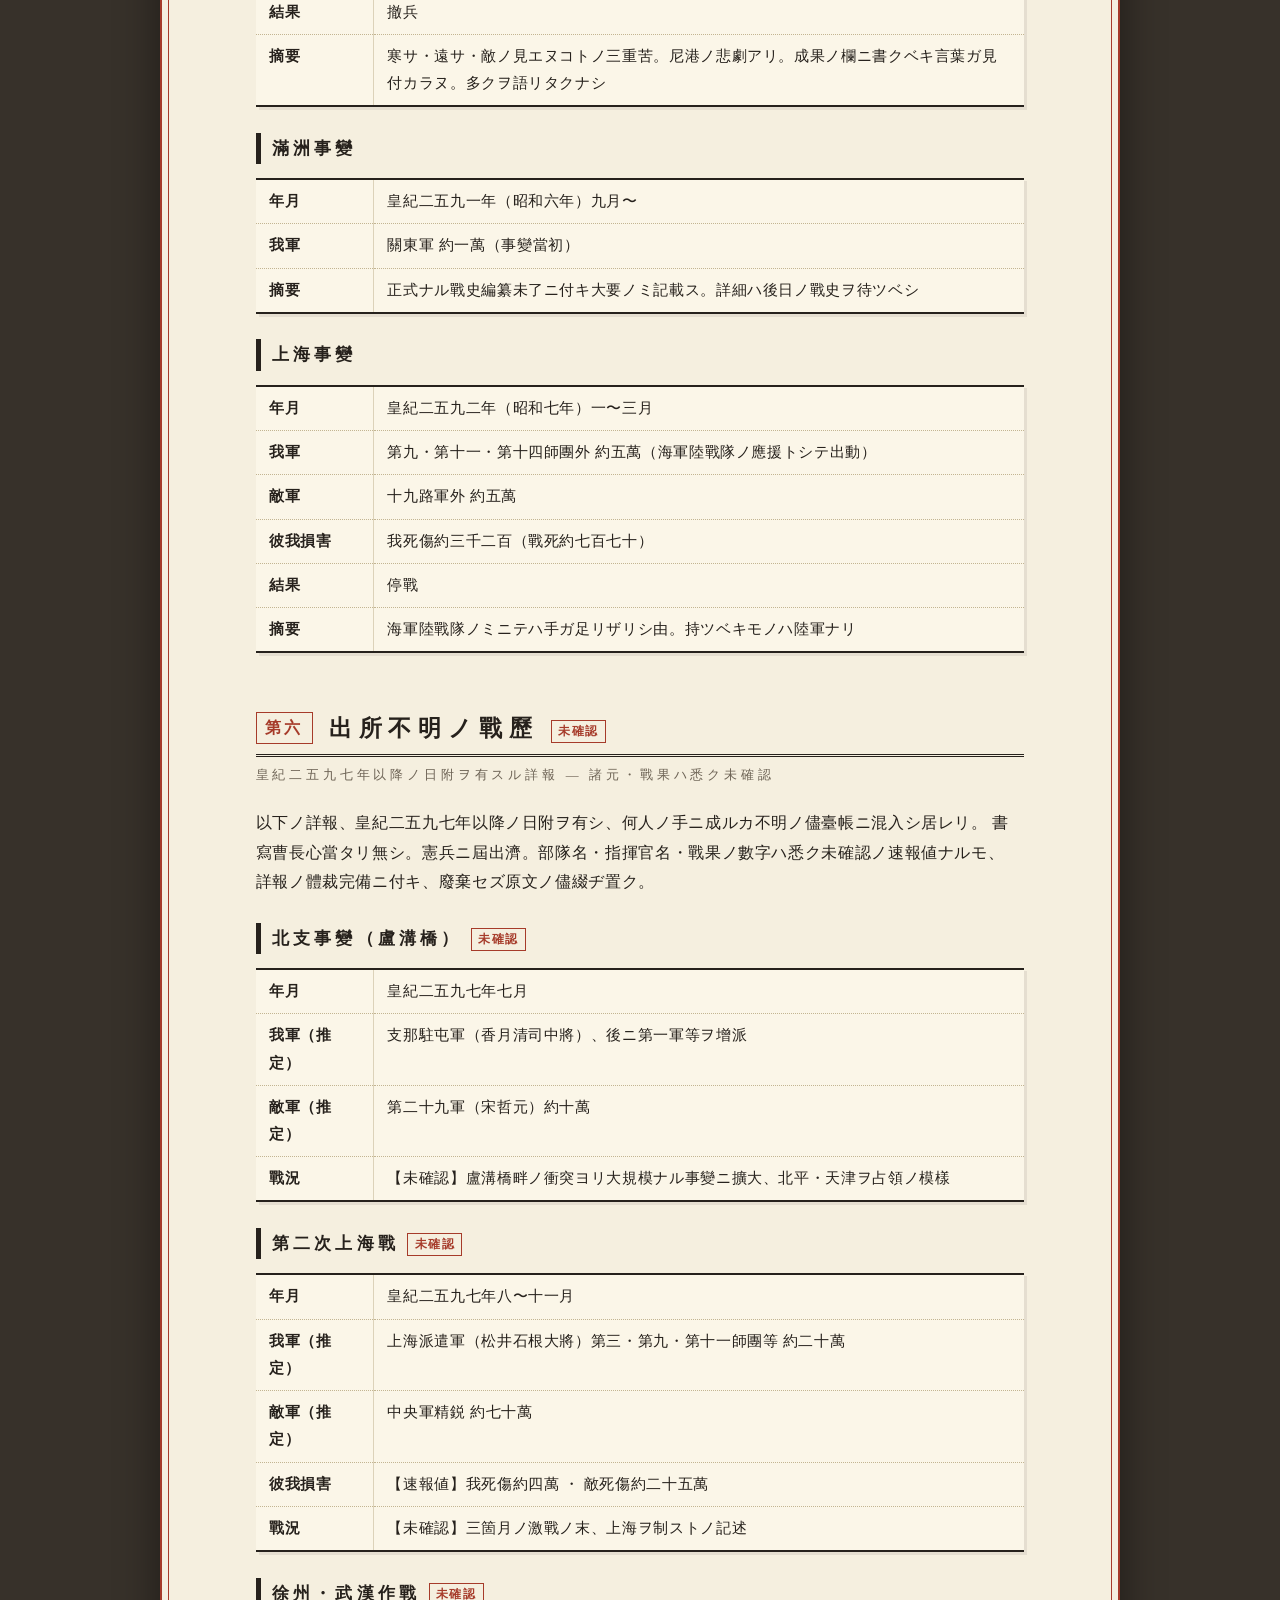
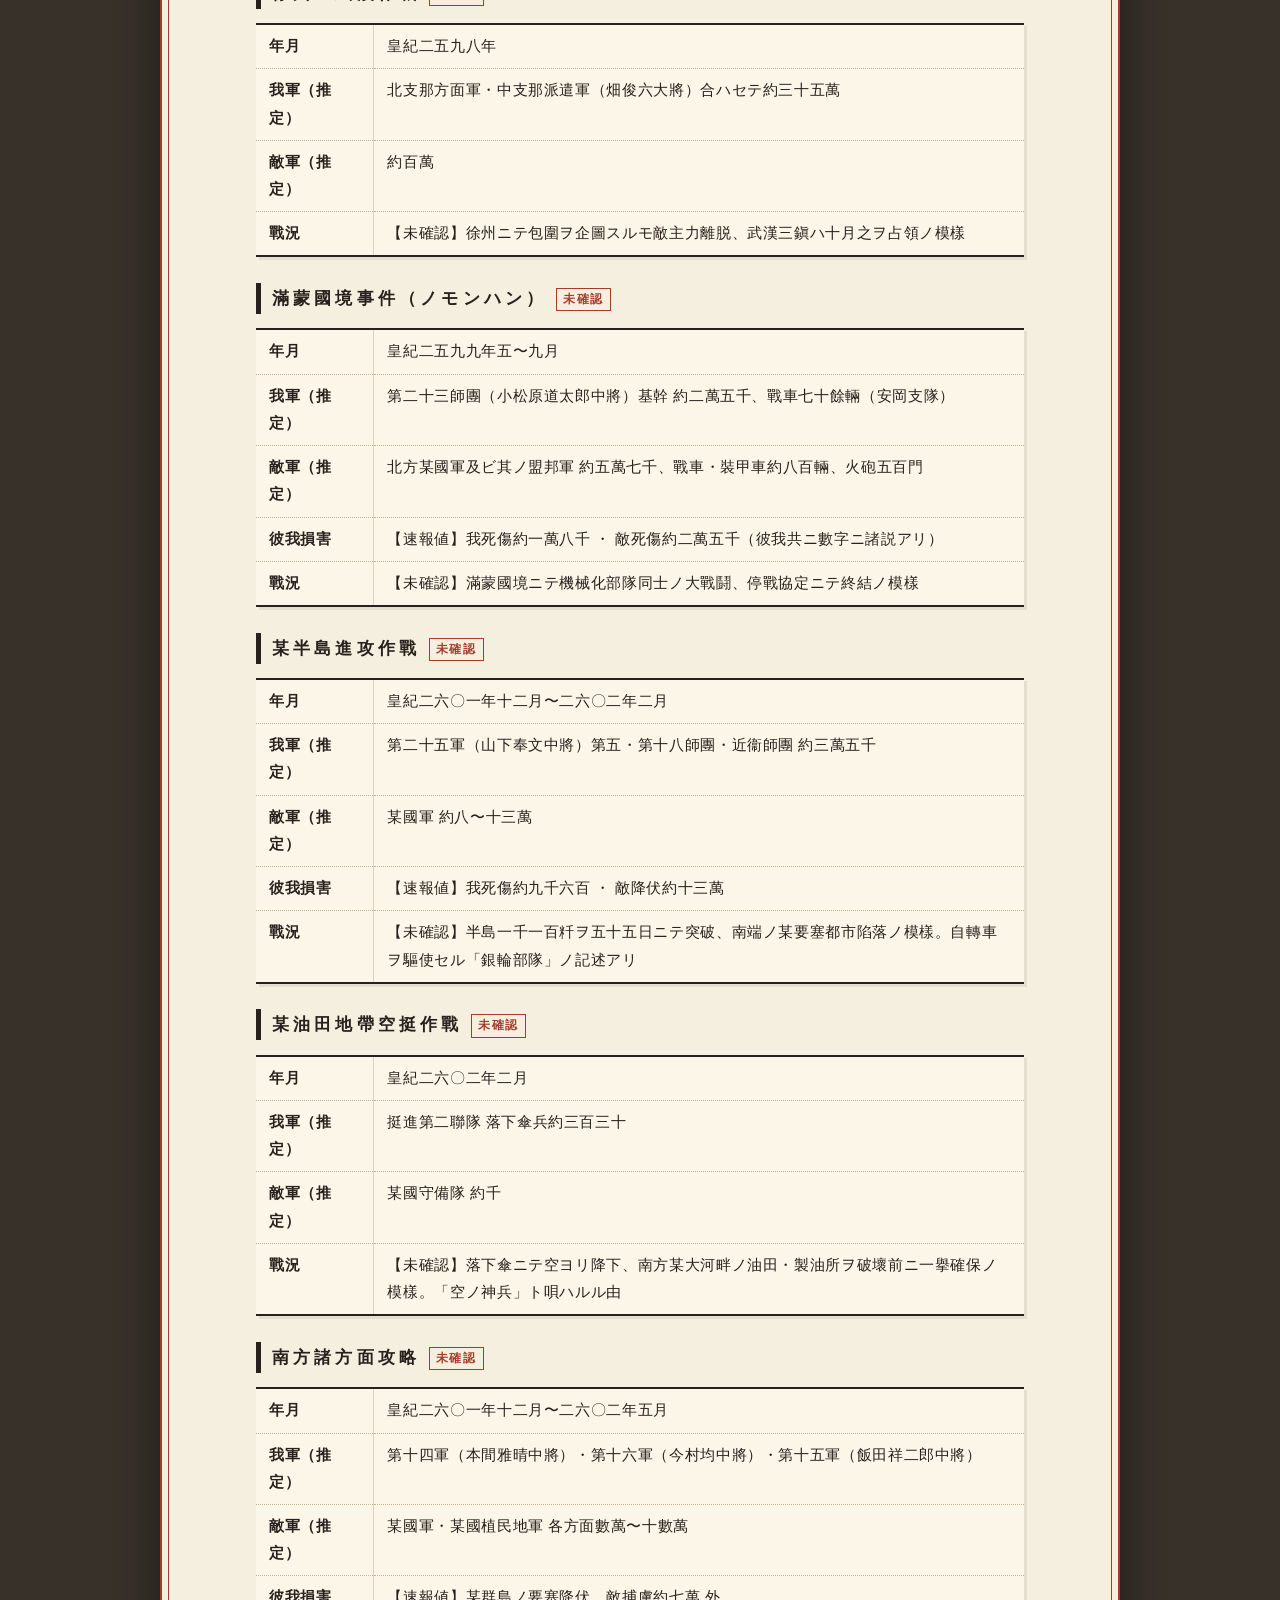
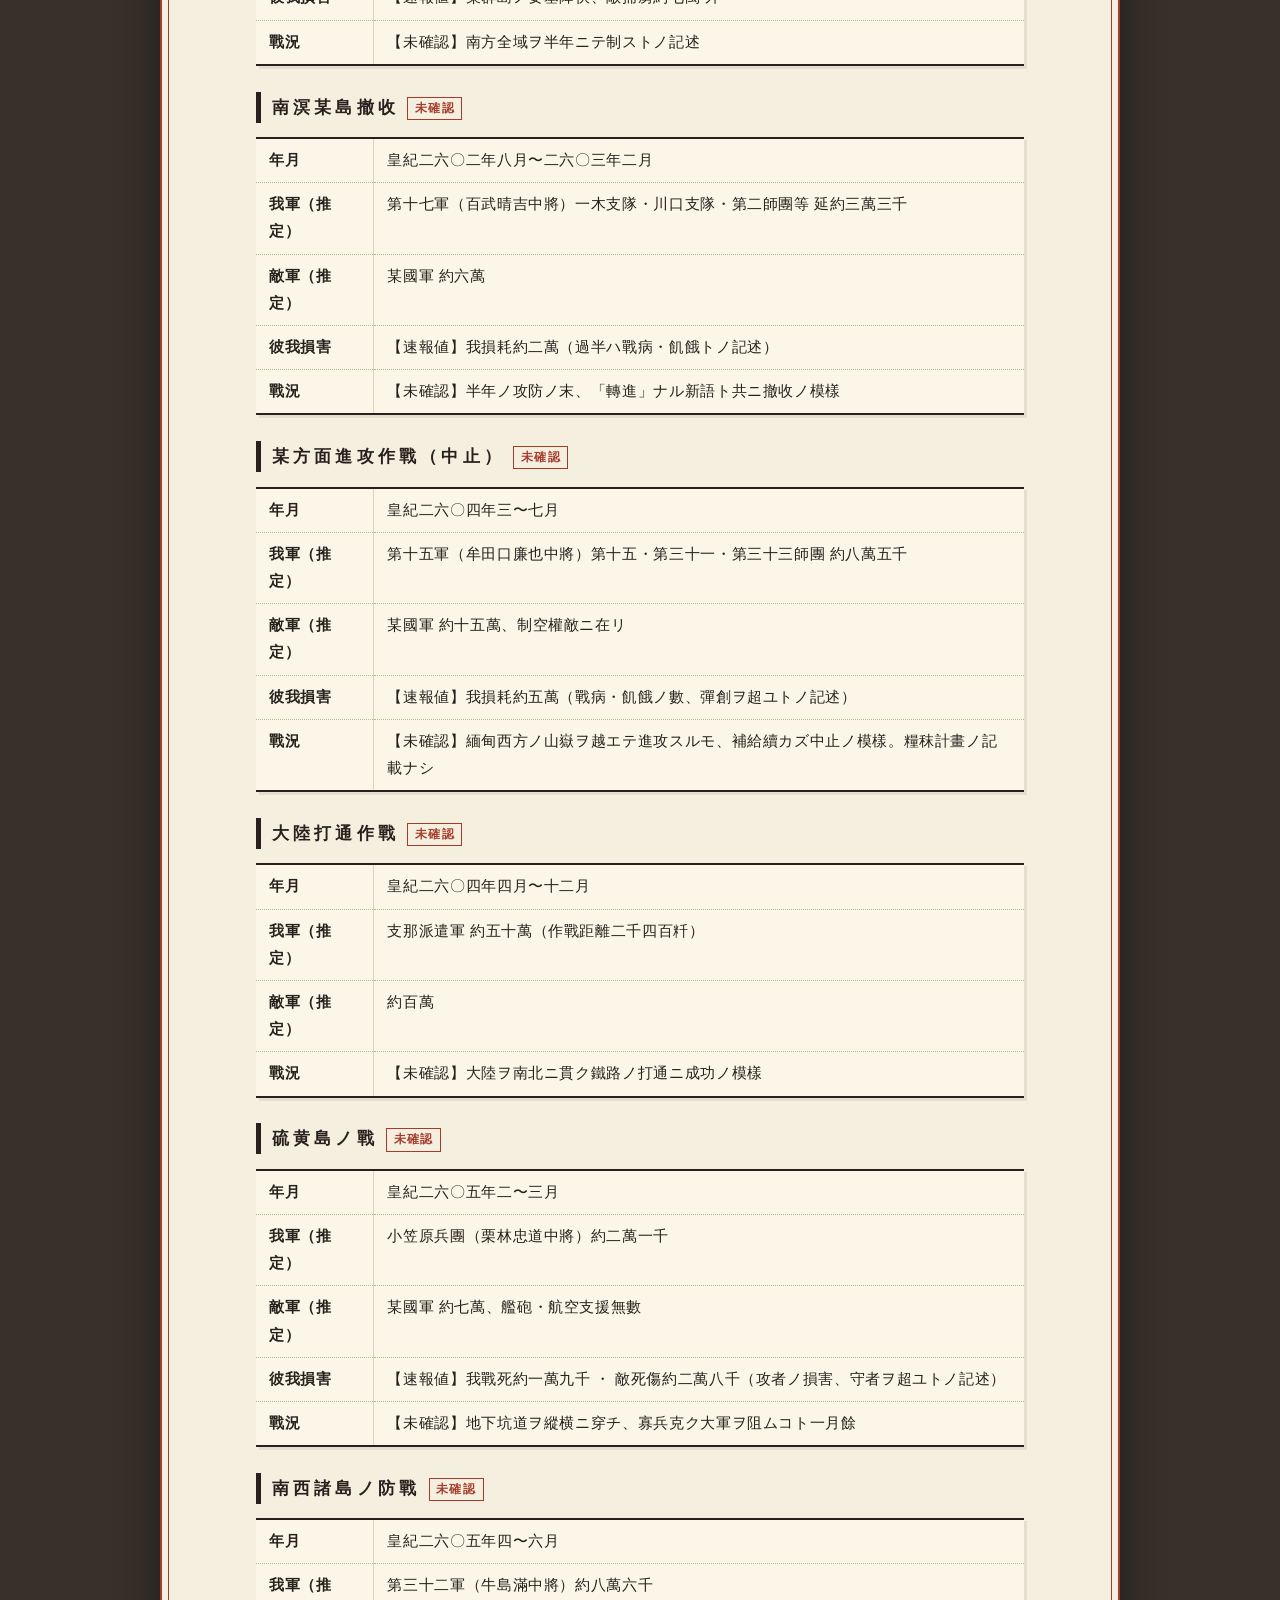
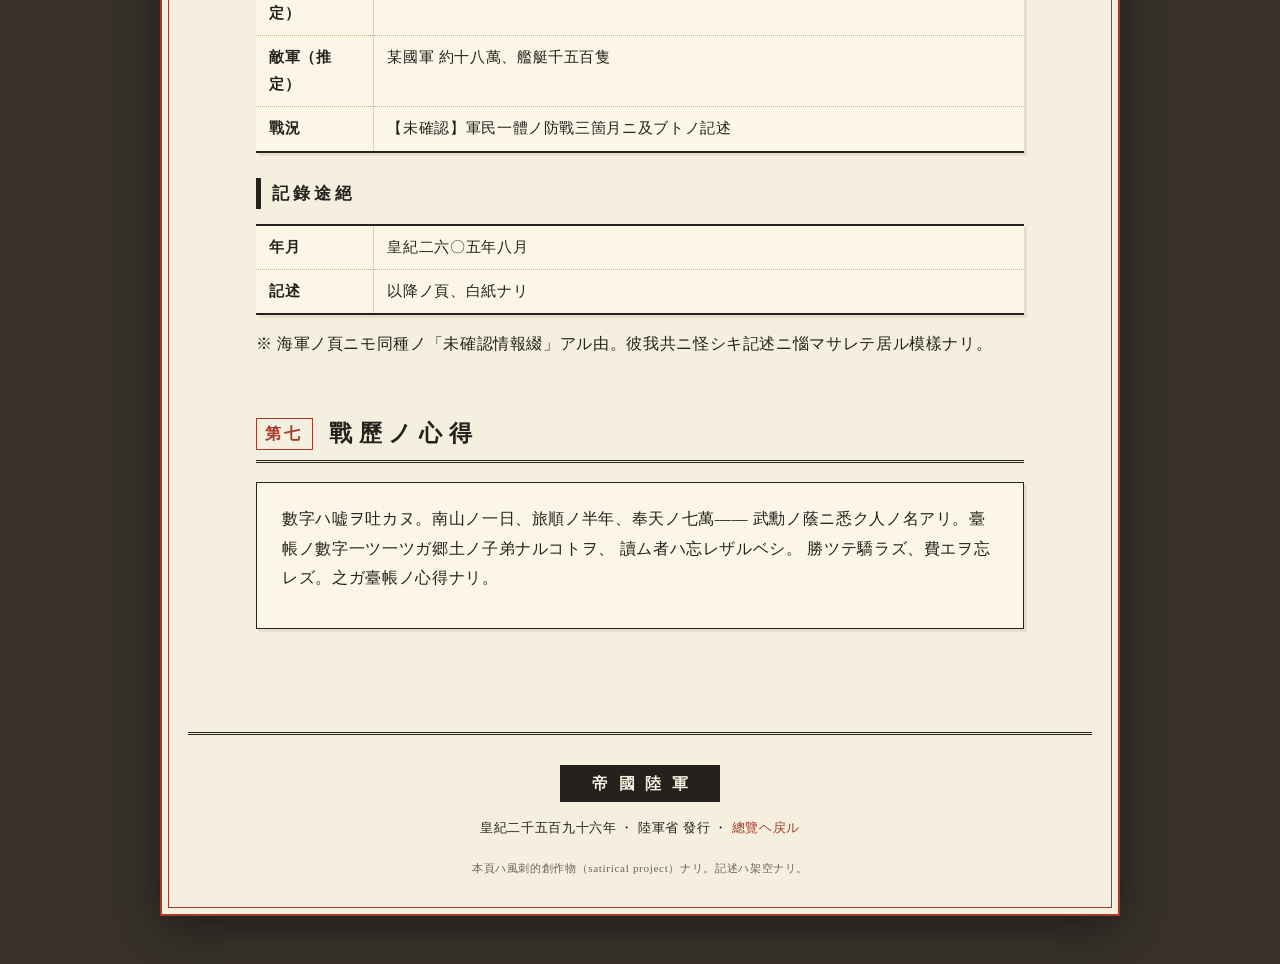
<file: senreki.html>
<!DOCTYPE html>
<html lang="ja">
<head>
  <meta charset="UTF-8">
  <meta name="viewport" content="width=device-width, initial-scale=1.0">
  <title>戰歷臺帳 — 帝國陸軍 記錄本體</title>
  <link rel="stylesheet" href="style.css">
</head>
<body>

<header class="masthead masthead-ko">
  <div class="dai">帝國陸軍 記錄本體</div>
  <h1 class="fuku">戰 歷 臺 帳</h1>
  <div class="hakko">皇紀二千五百九十六年 ・ 陸軍省 發行</div>
</header>

<nav class="mokuji">
  <a href="index.html">總覽</a>
  <a href="butai.html">部隊</a>
  <a href="eiju.html">衞戍地</a>
  <a href="senreki.html" class="ima">戰歷</a>
  <a href="heiki.html">兵器</a>
  <a href="hensei.html">編制</a>
  <a href="soshiki.html">組織</a>
  <a href="kaikyu.html">階級</a>
  <a href="ryugen.html">流言</a>
</nav>

<main>

  <section>
    <h2>戰歷臺帳ニ就イテ</h2>
    <div class="h2-shita">皇軍ノ武勳、玆ニ在リ — 彼我兵力・損害併記</div>
    <p>
      建軍以來ノ主要陸戰ヲ、彼我ノ兵力・火砲・損害ト共ニ收載ス。
      數字ハ當時ノ戰報ニ基ヅク概數ナリ。
      海軍ノ頁ハ日本海海戰ヲ幾度モ大書スレド、戰爭ハ最後ニ陸ヲ取リタル者ノ勝チナリ。
      奉天ヲ落トシタルハ陸軍ナリ。
    </p>
  </section>

  <section>
    <h2>日清戰役</h2>
    <div class="h2-shita">皇紀二五五四〜五五年（明治二十七〜八年）</div>

    <h3>成歡ノ戰</h3>
    <table>
      <tbody>
        <tr><td style="width:8em;"><strong>年月</strong></td><td>皇紀二五五四年七月</td></tr>
        <tr><td><strong>我軍</strong></td><td>混成第九旅團（大島義昌少將）約四千、山砲八門</td></tr>
        <tr><td><strong>敵軍</strong></td><td>清國軍（聶士成）約三千五百</td></tr>
        <tr><td><strong>彼我損害</strong></td><td>我死傷約九十 ・ 敵死傷約五百</td></tr>
        <tr><td><strong>結果</strong></td><td>勝利。緒戰ヲ制シ士氣大イニ揚ガル</td></tr>
      </tbody>
    </table>

    <h3>平壤攻略</h3>
    <table>
      <tbody>
        <tr><td style="width:8em;"><strong>年月</strong></td><td>皇紀二五五四年九月</td></tr>
        <tr><td><strong>我軍</strong></td><td>第一軍（山縣有朋大將）約一萬七千、火砲四十四門</td></tr>
        <tr><td><strong>敵軍</strong></td><td>清國軍（葉志超）約一萬五千、火砲三十餘門</td></tr>
        <tr><td><strong>彼我損害</strong></td><td>我死傷約七百（戰死約百八十） ・ 敵死傷約二千、捕虜約六百</td></tr>
        <tr><td><strong>結果</strong></td><td>勝利。一日ニシテ堅城拔ク</td></tr>
        <tr><td><strong>摘要</strong></td><td>玄武門ニ一番乘リセシ原田重吉一等卒、天下ニ名ヲ轟カス</td></tr>
      </tbody>
    </table>

    <h3>鴨緑江渡河作戰</h3>
    <table>
      <tbody>
        <tr><td style="width:8em;"><strong>年月</strong></td><td>皇紀二五五四年十月</td></tr>
        <tr><td><strong>我軍</strong></td><td>第一軍 約二萬</td></tr>
        <tr><td><strong>敵軍</strong></td><td>清國軍 約二萬三千（九連城守備）</td></tr>
        <tr><td><strong>彼我損害</strong></td><td>我死傷約百五十 ・ 敵潰走</td></tr>
        <tr><td><strong>結果</strong></td><td>勝利。國境ヲ突破シ戰場ヲ敵地ニ移ス</td></tr>
      </tbody>
    </table>

    <h3>金州・旅順口攻略</h3>
    <table>
      <tbody>
        <tr><td style="width:8em;"><strong>年月</strong></td><td>皇紀二五五四年十一月</td></tr>
        <tr><td><strong>我軍</strong></td><td>第二軍（大山巖大將）約三萬五千</td></tr>
        <tr><td><strong>敵軍</strong></td><td>清國軍守備隊 約一萬三千、要塞砲多數</td></tr>
        <tr><td><strong>彼我損害</strong></td><td>我死傷約二百八十 ・ 敵死傷・潰走多數</td></tr>
        <tr><td><strong>結果</strong></td><td>勝利。一日ニシテ要塞陷落</td></tr>
        <tr><td><strong>摘要</strong></td><td>十年後ニ同ジ要塞デ大變ナ苦勞ヲスルコトニナルガ、此ノ時ハ知ル由モ無シ</td></tr>
      </tbody>
    </table>

    <h3>威海衞攻略</h3>
    <table>
      <tbody>
        <tr><td style="width:8em;"><strong>年月</strong></td><td>皇紀二五五五年一〜二月</td></tr>
        <tr><td><strong>我軍</strong></td><td>第二軍約二萬五千 ・ 聯合艦隊二十五隻（陸海協同）</td></tr>
        <tr><td><strong>敵軍</strong></td><td>北洋艦隊殘存全力 ・ 守備隊約一萬</td></tr>
        <tr><td><strong>彼我損害</strong></td><td>我死傷約七百 ・ 北洋艦隊全滅（戰艦「鎭遠」鹵獲）</td></tr>
        <tr><td><strong>結果</strong></td><td>勝利。清國海軍消滅</td></tr>
        <tr><td><strong>摘要</strong></td><td>已ムヲ得ザル陸海協同ナレド、見事ニ嵌ル。悔シイガ良イ協同デアツタ</td></tr>
      </tbody>
    </table>

    <h3>臺灣平定</h3>
    <table>
      <tbody>
        <tr><td style="width:8em;"><strong>年月</strong></td><td>皇紀二五五五年五月〜十一月</td></tr>
        <tr><td><strong>我軍</strong></td><td>近衞師團・第二師團等 約五萬</td></tr>
        <tr><td><strong>敵軍</strong></td><td>殘存清兵・義勇兵 數萬</td></tr>
        <tr><td><strong>彼我損害</strong></td><td>我戰死約百六十、<strong>戰病死約四千六百</strong></td></tr>
        <tr><td><strong>結果</strong></td><td>平定完了</td></tr>
        <tr><td><strong>摘要</strong></td><td>敵彈ヨリ瘴癘（マラリア）恐ルベシ。軍醫部ノ奮鬪、特筆ニ値ス</td></tr>
      </tbody>
    </table>
  </section>

  <section>
    <h2>北清事變</h2>
    <div class="h2-shita">皇紀二五六〇年（明治三十三年）</div>

    <h3>天津・北京救援</h3>
    <table>
      <tbody>
        <tr><td style="width:8em;"><strong>年月</strong></td><td>皇紀二五六〇年六〜八月</td></tr>
        <tr><td><strong>我軍</strong></td><td>第五師團基幹 約二萬二千（八箇國聯合軍中最大兵力）</td></tr>
        <tr><td><strong>敵軍</strong></td><td>義和團竝ニ清國正規軍 數萬</td></tr>
        <tr><td><strong>彼我損害</strong></td><td>我死傷約八百</td></tr>
        <tr><td><strong>結果</strong></td><td>籠城五十五日ノ各國公使館ヲ救援</td></tr>
        <tr><td><strong>摘要</strong></td><td>軍紀嚴正、掠奪ヲ爲サズ、列強ノ賞讚ヲ受ク。國際社會デビューハ上々ナリ</td></tr>
      </tbody>
    </table>
  </section>

  <section>
    <h2>日露戰役</h2>
    <div class="h2-shita">皇紀二五六四〜六五年（明治三十七〜八年）</div>

    <h3>鴨緑江會戰</h3>
    <table>
      <tbody>
        <tr><td style="width:8em;"><strong>年月</strong></td><td>皇紀二五六四年五月</td></tr>
        <tr><td><strong>我軍</strong></td><td>第一軍（黑木爲楨大將）約四萬二千、火砲百二十八門</td></tr>
        <tr><td><strong>敵軍</strong></td><td>露國東部支隊（ザスーリチ中將）約二萬五千、火砲六十門</td></tr>
        <tr><td><strong>彼我損害</strong></td><td>我死傷約一千 ・ 敵死傷約二千七百、火砲二十一門鹵獲</td></tr>
        <tr><td><strong>結果</strong></td><td>勝利。對露緒戰ヲ制ス</td></tr>
        <tr><td><strong>摘要</strong></td><td>東洋ノ軍ガ歐洲列強ノ野戰軍ヲ破リタル初ノ例。列強膛目ス</td></tr>
      </tbody>
    </table>

    <h3>南山ノ戰</h3>
    <table>
      <tbody>
        <tr><td style="width:8em;"><strong>年月</strong></td><td>皇紀二五六四年五月</td></tr>
        <tr><td><strong>我軍</strong></td><td>第二軍（奧保鞏大將）約三萬八千、火砲百九十八門</td></tr>
        <tr><td><strong>敵軍</strong></td><td>露軍守備隊約四千（後詰共約一萬七千）、機關銃・要塞砲完備</td></tr>
        <tr><td><strong>彼我損害</strong></td><td>我死傷約四千四百 ・ 敵死傷約一千</td></tr>
        <tr><td><strong>結果</strong></td><td>勝利。然レドモ高價ナリ</td></tr>
        <tr><td><strong>摘要</strong></td><td>一日ノ彈藥消費、日清戰役全部ニ匹敵ス。機關銃ト鐵條網、近代戰ノ洗禮ナリ。東京ノ大本營、死傷者數ヲ「桁ノ誤リ」ト疑フ</td></tr>
      </tbody>
    </table>

    <h3>遼陽會戰</h3>
    <table>
      <tbody>
        <tr><td style="width:8em;"><strong>年月</strong></td><td>皇紀二五六四年八〜九月</td></tr>
        <tr><td><strong>我軍</strong></td><td>滿洲軍三箇軍 約十三萬五千、火砲四百七十門</td></tr>
        <tr><td><strong>敵軍</strong></td><td>露軍（クロパトキン大將）約二十二萬五千、火砲六百門</td></tr>
        <tr><td><strong>彼我損害</strong></td><td>我死傷約二萬三千五百 ・ 敵死傷約二萬</td></tr>
        <tr><td><strong>結果</strong></td><td>勝利。敵、奉天ヘ退却</td></tr>
        <tr><td><strong>摘要</strong></td><td>寡ヲ以テ衆ヲ制ス。首山堡ノ攻防、殊ニ苛烈ナリ</td></tr>
      </tbody>
    </table>

    <h3>沙河會戰</h3>
    <table>
      <tbody>
        <tr><td style="width:8em;"><strong>年月</strong></td><td>皇紀二五六四年十月</td></tr>
        <tr><td><strong>我軍</strong></td><td>滿洲軍 約十二萬</td></tr>
        <tr><td><strong>敵軍</strong></td><td>露軍 約二十二萬</td></tr>
        <tr><td><strong>彼我損害</strong></td><td>我死傷約二萬 ・ 敵死傷約四萬</td></tr>
        <tr><td><strong>結果</strong></td><td>敵ノ反攻ヲ阻止。對陣ノママ冬營ニ入ル</td></tr>
      </tbody>
    </table>

    <h3>旅順攻圍戰</h3>
    <table>
      <tbody>
        <tr><td style="width:8em;"><strong>年月</strong></td><td>皇紀二五六四年八月〜翌一月</td></tr>
        <tr><td><strong>我軍</strong></td><td>第三軍（乃木希典大將）延約十三萬、攻城砲兵ニ二十八糎榴彈砲十八門</td></tr>
        <tr><td><strong>敵軍</strong></td><td>露軍要塞守備隊約四萬七千、要塞砲六百五十門</td></tr>
        <tr><td><strong>彼我損害</strong></td><td>我死傷約五萬九千（戰死約一萬五千四百） ・ 敵死傷約二萬八千、殘餘降伏</td></tr>
        <tr><td><strong>結果</strong></td><td>勝利。難攻不落ノ要塞遂ニ陷ツ</td></tr>
        <tr><td><strong>摘要</strong></td><td>二百三高地ノ攻防、鬼神ヲモ哭カシム。二十八糎榴彈砲ノ据ヱ付ケ、之ヲ決ス。此ノ數字ノ前ニ、臺帳ハ暫シ筆ヲ置ク</td></tr>
      </tbody>
    </table>

    <h3>黑溝台會戰</h3>
    <table>
      <tbody>
        <tr><td style="width:8em;"><strong>年月</strong></td><td>皇紀二五六五年一月</td></tr>
        <tr><td><strong>我軍</strong></td><td>第八師團基幹 約五萬四千</td></tr>
        <tr><td><strong>敵軍</strong></td><td>露軍（グリッペンベルグ大將）約九萬六千</td></tr>
        <tr><td><strong>彼我損害</strong></td><td>我死傷約九千三百 ・ 敵死傷約一萬二千</td></tr>
        <tr><td><strong>結果</strong></td><td>防戰成功。戰線ヲ支フ</td></tr>
        <tr><td><strong>摘要</strong></td><td>嚴寒零下二十度。杉師團ノ粘リ、雪中行軍ノ教訓玆ニ活ク</td></tr>
      </tbody>
    </table>

    <h3>奉天大會戰</h3>
    <table>
      <tbody>
        <tr><td style="width:8em;"><strong>年月</strong></td><td>皇紀二五六五年二〜三月</td></tr>
        <tr><td><strong>我軍</strong></td><td>滿洲軍（總司令官 大山巖元帥）約二十五萬、火砲九百九十門</td></tr>
        <tr><td><strong>敵軍</strong></td><td>露軍（クロパトキン大將）約三十一萬、火砲千二百門</td></tr>
        <tr><td><strong>彼我損害</strong></td><td>我死傷約七萬（戰死約一萬五千九百） ・ 敵死傷約九萬（內捕虜約二萬）</td></tr>
        <tr><td><strong>結果</strong></td><td><strong>大勝。三月十日奉天入城、此ノ日ヲ陸軍記念日ト定ム</strong></td></tr>
        <tr><td><strong>摘要</strong></td><td>兩軍六十萬、史上空前ノ大會戰ナリ。附記——同年五月ノ日本海海戰ハ海軍ノ頁ヲ參照サレタシ。彼等嬉々トシテ大書スレド、奉天無クシテ日本海海戰無シ</td></tr>
      </tbody>
    </table>
  </section>

  <section>
    <h2>爾後ノ戰歷</h2>
    <div class="h2-shita">大正以降</div>

    <h3>青島攻略</h3>
    <table>
      <tbody>
        <tr><td style="width:8em;"><strong>年月</strong></td><td>皇紀二五七四年（大正三年）九〜十一月</td></tr>
        <tr><td><strong>我軍</strong></td><td>第十八師團基幹（神尾光臣中將）約二萬九千、攻城砲約百門 ・ 英軍約千五百</td></tr>
        <tr><td><strong>敵軍</strong></td><td>獨墺守備隊約四千五百、要塞砲完備</td></tr>
        <tr><td><strong>彼我損害</strong></td><td>我戰死約四百二十、負傷約一千五百 ・ 敵降伏約四千七百</td></tr>
        <tr><td><strong>結果</strong></td><td>勝利。要塞開城</td></tr>
        <tr><td><strong>摘要</strong></td><td>旅順ノ教訓ヲ活カシ、攻城重砲ヲ十分ニ揃ヘテ掛カル。學ンダ陸軍ハ強イノデアル。陸海協同モ手際良シ（已ムヲ得ヌガ）</td></tr>
      </tbody>
    </table>

    <h3>西比利亞出兵</h3>
    <table>
      <tbody>
        <tr><td style="width:8em;"><strong>年月</strong></td><td>皇紀二五七八〜八二年（大正七〜十一年）</td></tr>
        <tr><td><strong>我軍</strong></td><td>第七・第十二師團外 延約七萬三千</td></tr>
        <tr><td><strong>敵軍</strong></td><td>過激派勢力（所在不定）</td></tr>
        <tr><td><strong>彼我損害</strong></td><td>我戰死・戰病死約三千五百</td></tr>
        <tr><td><strong>結果</strong></td><td>撤兵</td></tr>
        <tr><td><strong>摘要</strong></td><td>寒サ・遠サ・敵ノ見エヌコトノ三重苦。尼港ノ悲劇アリ。成果ノ欄ニ書クベキ言葉ガ見付カラヌ。多クヲ語リタクナシ</td></tr>
      </tbody>
    </table>

    <h3>滿洲事變</h3>
    <table>
      <tbody>
        <tr><td style="width:8em;"><strong>年月</strong></td><td>皇紀二五九一年（昭和六年）九月〜</td></tr>
        <tr><td><strong>我軍</strong></td><td>關東軍 約一萬（事變當初）</td></tr>
        <tr><td><strong>摘要</strong></td><td>正式ナル戰史編纂未了ニ付キ大要ノミ記載ス。詳細ハ後日ノ戰史ヲ待ツベシ</td></tr>
      </tbody>
    </table>

    <h3>上海事變</h3>
    <table>
      <tbody>
        <tr><td style="width:8em;"><strong>年月</strong></td><td>皇紀二五九二年（昭和七年）一〜三月</td></tr>
        <tr><td><strong>我軍</strong></td><td>第九・第十一・第十四師團外 約五萬（海軍陸戰隊ノ應援トシテ出動）</td></tr>
        <tr><td><strong>敵軍</strong></td><td>十九路軍外 約五萬</td></tr>
        <tr><td><strong>彼我損害</strong></td><td>我死傷約三千二百（戰死約七百七十）</td></tr>
        <tr><td><strong>結果</strong></td><td>停戰</td></tr>
        <tr><td><strong>摘要</strong></td><td>海軍陸戰隊ノミニテハ手ガ足リザリシ由。持ツベキモノハ陸軍ナリ</td></tr>
      </tbody>
    </table>
  </section>

  <section>
    <h2>出所不明ノ戰歷 <span class="fuda">未確認</span></h2>
    <div class="h2-shita">皇紀二五九七年以降ノ日附ヲ有スル詳報 — 諸元・戰果ハ悉ク未確認</div>
    <p>
      以下ノ詳報、皇紀二五九七年以降ノ日附ヲ有シ、何人ノ手ニ成ルカ不明ノ儘臺帳ニ混入シ居レリ。
      書寫曹長心當タリ無シ。憲兵ニ屆出濟。部隊名・指揮官名・戰果ノ數字ハ悉ク未確認ノ速報値ナルモ、
      詳報ノ體裁完備ニ付キ、廢棄セズ原文ノ儘綴ヂ置ク。
    </p>

    <h3>北支事變（盧溝橋） <span class="fuda">未確認</span></h3>
    <table>
      <tbody>
        <tr><td style="width:8em;"><strong>年月</strong></td><td>皇紀二五九七年七月</td></tr>
        <tr><td><strong>我軍（推定）</strong></td><td>支那駐屯軍（香月清司中將）、後ニ第一軍等ヲ增派</td></tr>
        <tr><td><strong>敵軍（推定）</strong></td><td>第二十九軍（宋哲元）約十萬</td></tr>
        <tr><td><strong>戰況</strong></td><td>【未確認】盧溝橋畔ノ衝突ヨリ大規模ナル事變ニ擴大、北平・天津ヲ占領ノ模樣</td></tr>
      </tbody>
    </table>

    <h3>第二次上海戰 <span class="fuda">未確認</span></h3>
    <table>
      <tbody>
        <tr><td style="width:8em;"><strong>年月</strong></td><td>皇紀二五九七年八〜十一月</td></tr>
        <tr><td><strong>我軍（推定）</strong></td><td>上海派遣軍（松井石根大將）第三・第九・第十一師團等 約二十萬</td></tr>
        <tr><td><strong>敵軍（推定）</strong></td><td>中央軍精鋭 約七十萬</td></tr>
        <tr><td><strong>彼我損害</strong></td><td>【速報値】我死傷約四萬 ・ 敵死傷約二十五萬</td></tr>
        <tr><td><strong>戰況</strong></td><td>【未確認】三箇月ノ激戰ノ末、上海ヲ制ストノ記述</td></tr>
      </tbody>
    </table>

    <h3>徐州・武漢作戰 <span class="fuda">未確認</span></h3>
    <table>
      <tbody>
        <tr><td style="width:8em;"><strong>年月</strong></td><td>皇紀二五九八年</td></tr>
        <tr><td><strong>我軍（推定）</strong></td><td>北支那方面軍・中支那派遣軍（畑俊六大將）合ハセテ約三十五萬</td></tr>
        <tr><td><strong>敵軍（推定）</strong></td><td>約百萬</td></tr>
        <tr><td><strong>戰況</strong></td><td>【未確認】徐州ニテ包圍ヲ企圖スルモ敵主力離脱、武漢三鎭ハ十月之ヲ占領ノ模樣</td></tr>
      </tbody>
    </table>

    <h3>滿蒙國境事件（ノモンハン） <span class="fuda">未確認</span></h3>
    <table>
      <tbody>
        <tr><td style="width:8em;"><strong>年月</strong></td><td>皇紀二五九九年五〜九月</td></tr>
        <tr><td><strong>我軍（推定）</strong></td><td>第二十三師團（小松原道太郎中將）基幹 約二萬五千、戰車七十餘輛（安岡支隊）</td></tr>
        <tr><td><strong>敵軍（推定）</strong></td><td>北方某國軍及ビ其ノ盟邦軍 約五萬七千、戰車・裝甲車約八百輛、火砲五百門</td></tr>
        <tr><td><strong>彼我損害</strong></td><td>【速報値】我死傷約一萬八千 ・ 敵死傷約二萬五千（彼我共ニ數字ニ諸説アリ）</td></tr>
        <tr><td><strong>戰況</strong></td><td>【未確認】滿蒙國境ニテ機械化部隊同士ノ大戰鬪、停戰協定ニテ終結ノ模樣</td></tr>
      </tbody>
    </table>

    <h3>某半島進攻作戰 <span class="fuda">未確認</span></h3>
    <table>
      <tbody>
        <tr><td style="width:8em;"><strong>年月</strong></td><td>皇紀二六〇一年十二月〜二六〇二年二月</td></tr>
        <tr><td><strong>我軍（推定）</strong></td><td>第二十五軍（山下奉文中將）第五・第十八師團・近衞師團 約三萬五千</td></tr>
        <tr><td><strong>敵軍（推定）</strong></td><td>某國軍 約八〜十三萬</td></tr>
        <tr><td><strong>彼我損害</strong></td><td>【速報値】我死傷約九千六百 ・ 敵降伏約十三萬</td></tr>
        <tr><td><strong>戰況</strong></td><td>【未確認】半島一千一百粁ヲ五十五日ニテ突破、南端ノ某要塞都市陷落ノ模樣。自轉車ヲ驅使セル「銀輪部隊」ノ記述アリ</td></tr>
      </tbody>
    </table>

    <h3>某油田地帶空挺作戰 <span class="fuda">未確認</span></h3>
    <table>
      <tbody>
        <tr><td style="width:8em;"><strong>年月</strong></td><td>皇紀二六〇二年二月</td></tr>
        <tr><td><strong>我軍（推定）</strong></td><td>挺進第二聯隊 落下傘兵約三百三十</td></tr>
        <tr><td><strong>敵軍（推定）</strong></td><td>某國守備隊 約千</td></tr>
        <tr><td><strong>戰況</strong></td><td>【未確認】落下傘ニテ空ヨリ降下、南方某大河畔ノ油田・製油所ヲ破壞前ニ一擧確保ノ模樣。「空ノ神兵」ト唄ハルル由</td></tr>
      </tbody>
    </table>

    <h3>南方諸方面攻略 <span class="fuda">未確認</span></h3>
    <table>
      <tbody>
        <tr><td style="width:8em;"><strong>年月</strong></td><td>皇紀二六〇一年十二月〜二六〇二年五月</td></tr>
        <tr><td><strong>我軍（推定）</strong></td><td>第十四軍（本間雅晴中將）・第十六軍（今村均中將）・第十五軍（飯田祥二郎中將）</td></tr>
        <tr><td><strong>敵軍（推定）</strong></td><td>某國軍・某國植民地軍 各方面數萬〜十數萬</td></tr>
        <tr><td><strong>彼我損害</strong></td><td>【速報値】某群島ノ要塞降伏、敵捕虜約七萬 外</td></tr>
        <tr><td><strong>戰況</strong></td><td>【未確認】南方全域ヲ半年ニテ制ストノ記述</td></tr>
      </tbody>
    </table>

    <h3>南溟某島撤收 <span class="fuda">未確認</span></h3>
    <table>
      <tbody>
        <tr><td style="width:8em;"><strong>年月</strong></td><td>皇紀二六〇二年八月〜二六〇三年二月</td></tr>
        <tr><td><strong>我軍（推定）</strong></td><td>第十七軍（百武晴吉中將）一木支隊・川口支隊・第二師團等 延約三萬三千</td></tr>
        <tr><td><strong>敵軍（推定）</strong></td><td>某國軍 約六萬</td></tr>
        <tr><td><strong>彼我損害</strong></td><td>【速報値】我損耗約二萬（過半ハ戰病・飢餓トノ記述）</td></tr>
        <tr><td><strong>戰況</strong></td><td>【未確認】半年ノ攻防ノ末、「轉進」ナル新語ト共ニ撤收ノ模樣</td></tr>
      </tbody>
    </table>

    <h3>某方面進攻作戰（中止） <span class="fuda">未確認</span></h3>
    <table>
      <tbody>
        <tr><td style="width:8em;"><strong>年月</strong></td><td>皇紀二六〇四年三〜七月</td></tr>
        <tr><td><strong>我軍（推定）</strong></td><td>第十五軍（牟田口廉也中將）第十五・第三十一・第三十三師團 約八萬五千</td></tr>
        <tr><td><strong>敵軍（推定）</strong></td><td>某國軍 約十五萬、制空權敵ニ在リ</td></tr>
        <tr><td><strong>彼我損害</strong></td><td>【速報値】我損耗約五萬（戰病・飢餓ノ數、彈創ヲ超ユトノ記述）</td></tr>
        <tr><td><strong>戰況</strong></td><td>【未確認】緬甸西方ノ山嶽ヲ越エテ進攻スルモ、補給續カズ中止ノ模樣。糧秣計畫ノ記載ナシ</td></tr>
      </tbody>
    </table>

    <h3>大陸打通作戰 <span class="fuda">未確認</span></h3>
    <table>
      <tbody>
        <tr><td style="width:8em;"><strong>年月</strong></td><td>皇紀二六〇四年四月〜十二月</td></tr>
        <tr><td><strong>我軍（推定）</strong></td><td>支那派遣軍 約五十萬（作戰距離二千四百粁）</td></tr>
        <tr><td><strong>敵軍（推定）</strong></td><td>約百萬</td></tr>
        <tr><td><strong>戰況</strong></td><td>【未確認】大陸ヲ南北ニ貫ク鐵路ノ打通ニ成功ノ模樣</td></tr>
      </tbody>
    </table>

    <h3>硫黄島ノ戰 <span class="fuda">未確認</span></h3>
    <table>
      <tbody>
        <tr><td style="width:8em;"><strong>年月</strong></td><td>皇紀二六〇五年二〜三月</td></tr>
        <tr><td><strong>我軍（推定）</strong></td><td>小笠原兵團（栗林忠道中將）約二萬一千</td></tr>
        <tr><td><strong>敵軍（推定）</strong></td><td>某國軍 約七萬、艦砲・航空支援無數</td></tr>
        <tr><td><strong>彼我損害</strong></td><td>【速報値】我戰死約一萬九千 ・ 敵死傷約二萬八千（攻者ノ損害、守者ヲ超ユトノ記述）</td></tr>
        <tr><td><strong>戰況</strong></td><td>【未確認】地下坑道ヲ縱横ニ穿チ、寡兵克ク大軍ヲ阻ムコト一月餘</td></tr>
      </tbody>
    </table>

    <h3>南西諸島ノ防戰 <span class="fuda">未確認</span></h3>
    <table>
      <tbody>
        <tr><td style="width:8em;"><strong>年月</strong></td><td>皇紀二六〇五年四〜六月</td></tr>
        <tr><td><strong>我軍（推定）</strong></td><td>第三十二軍（牛島滿中將）約八萬六千</td></tr>
        <tr><td><strong>敵軍（推定）</strong></td><td>某國軍 約十八萬、艦艇千五百隻</td></tr>
        <tr><td><strong>戰況</strong></td><td>【未確認】軍民一體ノ防戰三箇月ニ及ブトノ記述</td></tr>
      </tbody>
    </table>

    <h3>記錄途絕</h3>
    <table>
      <tbody>
        <tr><td style="width:8em;"><strong>年月</strong></td><td>皇紀二六〇五年八月</td></tr>
        <tr><td><strong>記述</strong></td><td>以降ノ頁、白紙ナリ</td></tr>
      </tbody>
    </table>

    <p>
      ※ 海軍ノ頁ニモ同種ノ「未確認情報綴」アル由。彼我共ニ怪シキ記述ニ惱マサレテ居ル模樣ナリ。
    </p>
  </section>

  <section>
    <h2>戰歷ノ心得</h2>
    <div class="kakomi">
      <p>
        數字ハ嘘ヲ吐カヌ。南山ノ一日、旅順ノ半年、奉天ノ七萬——
        武勳ノ蔭ニ悉ク人ノ名アリ。臺帳ノ數字一ツ一ツガ郷土ノ子弟ナルコトヲ、
        讀ム者ハ忘レザルベシ。
        勝ツテ驕ラズ、費エヲ忘レズ。之ガ臺帳ノ心得ナリ。
      </p>
    </div>
  </section>

</main>

<footer>
  <div class="gou">帝國陸軍</div>
  <div>皇紀二千五百九十六年 ・ 陸軍省 發行 ・ <a href="index.html">總覽ヘ戻ル</a></div>
  <div class="kotowari">本頁ハ風刺的創作物（satirical project）ナリ。記述ハ架空ナリ。</div>
</footer>

</body>
</html>
</file>
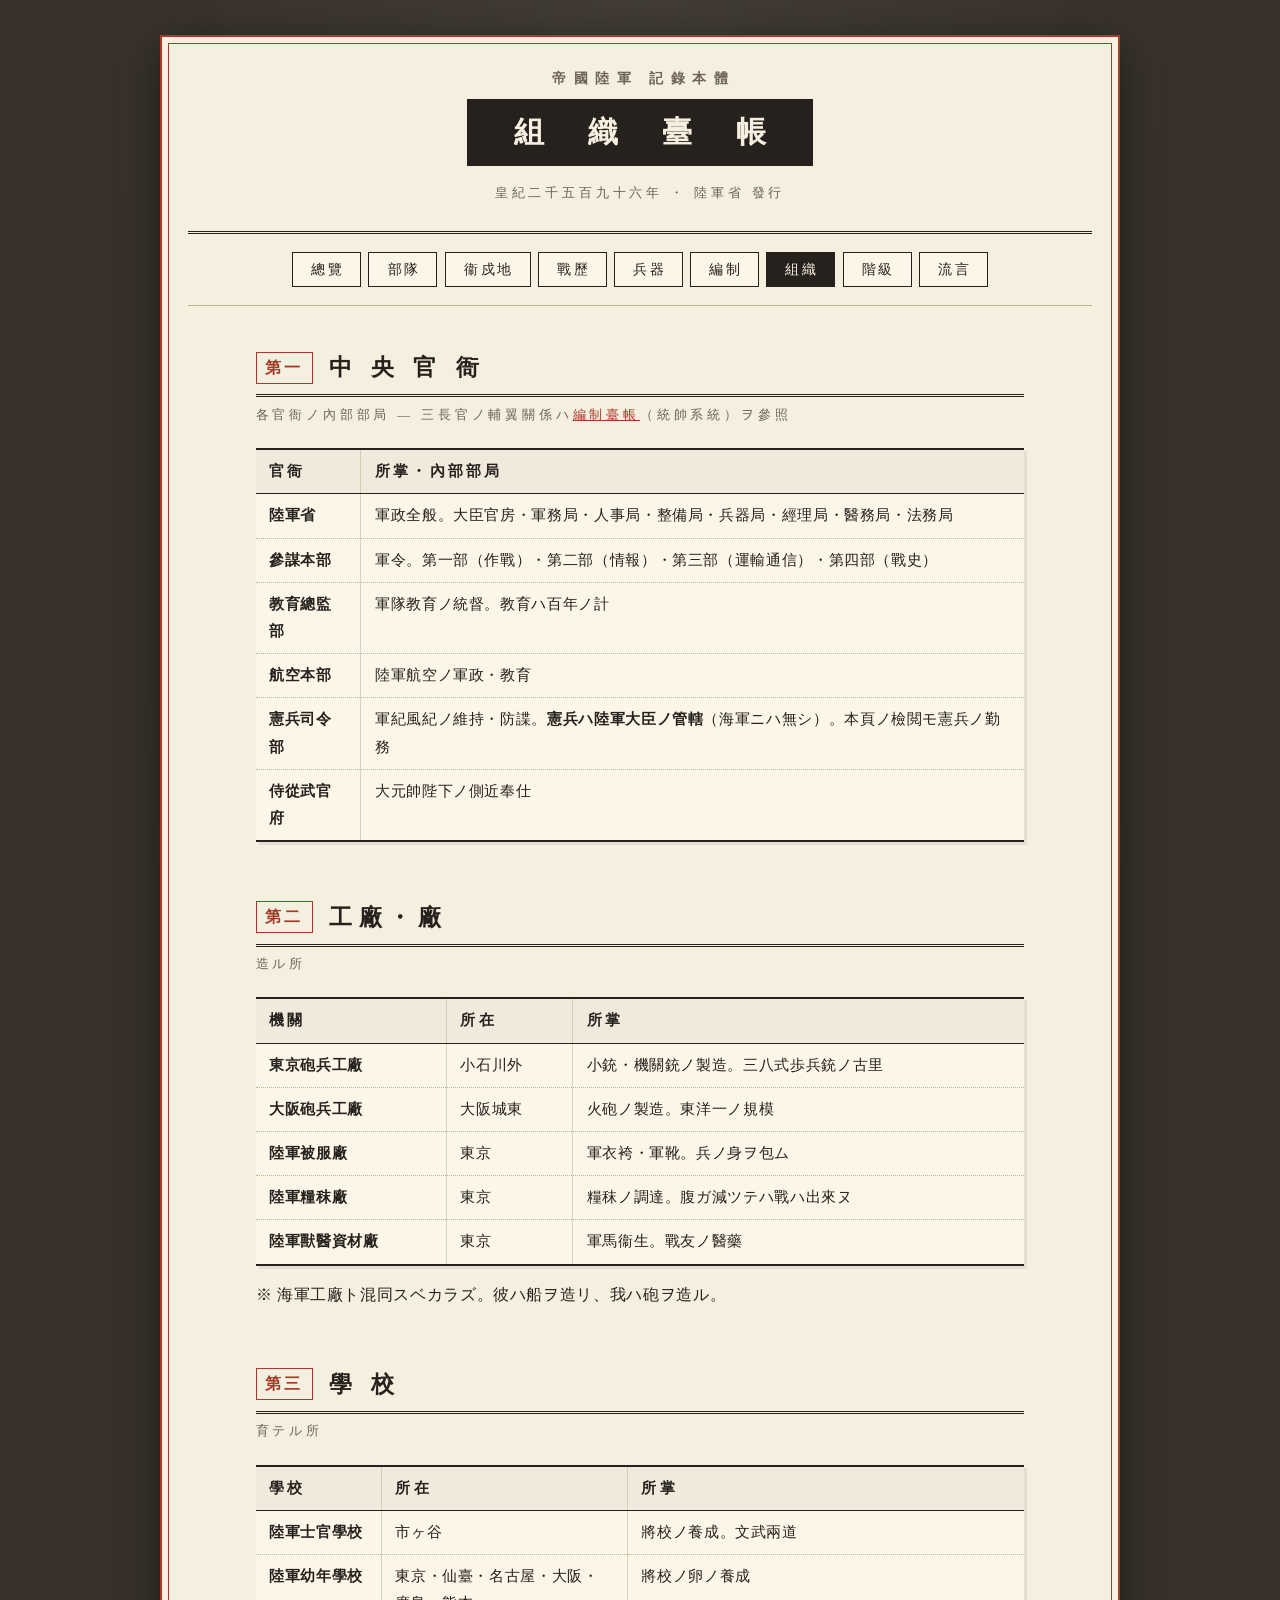
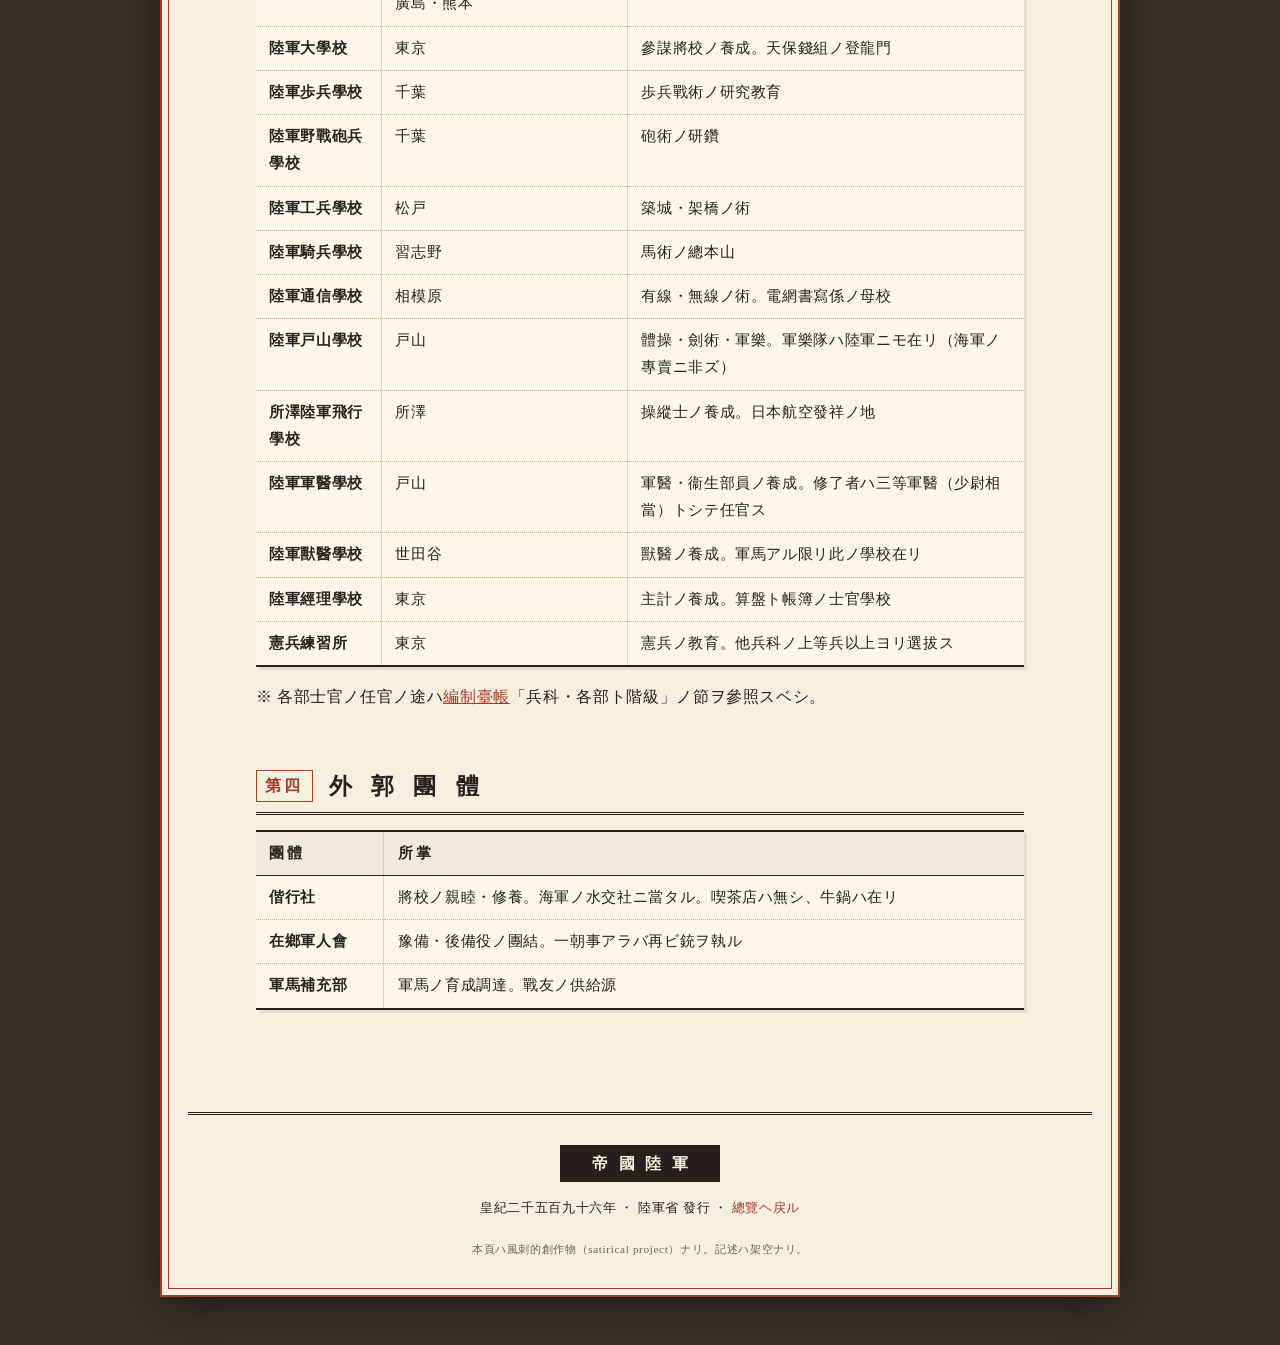
<file: soshiki.html>
<!DOCTYPE html>
<html lang="ja">
<head>
  <meta charset="UTF-8">
  <meta name="viewport" content="width=device-width, initial-scale=1.0">
  <title>組織臺帳 — 帝國陸軍 記錄本體</title>
  <link rel="stylesheet" href="style.css">
</head>
<body>

<header class="masthead masthead-ko">
  <div class="dai">帝國陸軍 記錄本體</div>
  <h1 class="fuku">組 織 臺 帳</h1>
  <div class="hakko">皇紀二千五百九十六年 ・ 陸軍省 發行</div>
</header>

<nav class="mokuji">
  <a href="index.html">總覽</a>
  <a href="butai.html">部隊</a>
  <a href="eiju.html">衞戍地</a>
  <a href="senreki.html">戰歷</a>
  <a href="heiki.html">兵器</a>
  <a href="hensei.html">編制</a>
  <a href="soshiki.html" class="ima">組織</a>
  <a href="kaikyu.html">階級</a>
  <a href="ryugen.html">流言</a>
</nav>

<main>

  <section>
    <h2>中 央 官 衙</h2>
    <div class="h2-shita">各官衙ノ內部部局 — 三長官ノ輔翼關係ハ<a href="hensei.html">編制臺帳</a>（統帥系統）ヲ參照</div>
    <table>
      <thead>
        <tr><th>官衙</th><th>所掌・內部部局</th></tr>
      </thead>
      <tbody>
        <tr><td><strong>陸軍省</strong></td><td>軍政全般。大臣官房・軍務局・人事局・整備局・兵器局・經理局・醫務局・法務局</td></tr>
        <tr><td><strong>參謀本部</strong></td><td>軍令。第一部（作戰）・第二部（情報）・第三部（運輸通信）・第四部（戰史）</td></tr>
        <tr><td><strong>教育總監部</strong></td><td>軍隊教育ノ統督。教育ハ百年ノ計</td></tr>
        <tr><td><strong>航空本部</strong></td><td>陸軍航空ノ軍政・教育</td></tr>
        <tr><td><strong>憲兵司令部</strong></td><td>軍紀風紀ノ維持・防諜。<strong>憲兵ハ陸軍大臣ノ管轄</strong>（海軍ニハ無シ）。本頁ノ檢閲モ憲兵ノ勤務</td></tr>
        <tr><td><strong>侍從武官府</strong></td><td>大元帥陛下ノ側近奉仕</td></tr>
      </tbody>
    </table>
  </section>

  <section>
    <h2>工廠・廠</h2>
    <div class="h2-shita">造ル所</div>
    <table>
      <thead>
        <tr><th>機關</th><th>所在</th><th>所掌</th></tr>
      </thead>
      <tbody>
        <tr><td><strong>東京砲兵工廠</strong></td><td>小石川外</td><td>小銃・機關銃ノ製造。三八式歩兵銃ノ古里</td></tr>
        <tr><td><strong>大阪砲兵工廠</strong></td><td>大阪城東</td><td>火砲ノ製造。東洋一ノ規模</td></tr>
        <tr><td><strong>陸軍被服廠</strong></td><td>東京</td><td>軍衣袴・軍靴。兵ノ身ヲ包ム</td></tr>
        <tr><td><strong>陸軍糧秣廠</strong></td><td>東京</td><td>糧秣ノ調達。腹ガ減ツテハ戰ハ出來ヌ</td></tr>
        <tr><td><strong>陸軍獸醫資材廠</strong></td><td>東京</td><td>軍馬衞生。戰友ノ醫藥</td></tr>
      </tbody>
    </table>
    <p>※ 海軍工廠ト混同スベカラズ。彼ハ船ヲ造リ、我ハ砲ヲ造ル。</p>
  </section>

  <section>
    <h2>學 校</h2>
    <div class="h2-shita">育テル所</div>
    <table>
      <thead>
        <tr><th>學校</th><th>所在</th><th>所掌</th></tr>
      </thead>
      <tbody>
        <tr><td><strong>陸軍士官學校</strong></td><td>市ヶ谷</td><td>將校ノ養成。文武兩道</td></tr>
        <tr><td><strong>陸軍幼年學校</strong></td><td>東京・仙臺・名古屋・大阪・廣島・熊本</td><td>將校ノ卵ノ養成</td></tr>
        <tr><td><strong>陸軍大學校</strong></td><td>東京</td><td>參謀將校ノ養成。天保錢組ノ登龍門</td></tr>
        <tr><td><strong>陸軍歩兵學校</strong></td><td>千葉</td><td>歩兵戰術ノ研究教育</td></tr>
        <tr><td><strong>陸軍野戰砲兵學校</strong></td><td>千葉</td><td>砲術ノ研鑽</td></tr>
        <tr><td><strong>陸軍工兵學校</strong></td><td>松戸</td><td>築城・架橋ノ術</td></tr>
        <tr><td><strong>陸軍騎兵學校</strong></td><td>習志野</td><td>馬術ノ總本山</td></tr>
        <tr><td><strong>陸軍通信學校</strong></td><td>相模原</td><td>有線・無線ノ術。電網書寫係ノ母校</td></tr>
        <tr><td><strong>陸軍戸山學校</strong></td><td>戸山</td><td>體操・劍術・軍樂。軍樂隊ハ陸軍ニモ在リ（海軍ノ專賣ニ非ズ）</td></tr>
        <tr><td><strong>所澤陸軍飛行學校</strong></td><td>所澤</td><td>操縱士ノ養成。日本航空發祥ノ地</td></tr>
        <tr><td><strong>陸軍軍醫學校</strong></td><td>戸山</td><td>軍醫・衞生部員ノ養成。修了者ハ三等軍醫（少尉相當）トシテ任官ス</td></tr>
        <tr><td><strong>陸軍獸醫學校</strong></td><td>世田谷</td><td>獸醫ノ養成。軍馬アル限リ此ノ學校在リ</td></tr>
        <tr><td><strong>陸軍經理學校</strong></td><td>東京</td><td>主計ノ養成。算盤ト帳簿ノ士官學校</td></tr>
        <tr><td><strong>憲兵練習所</strong></td><td>東京</td><td>憲兵ノ教育。他兵科ノ上等兵以上ヨリ選拔ス</td></tr>
      </tbody>
    </table>
    <p>
      ※ 各部士官ノ任官ノ途ハ<a href="hensei.html">編制臺帳</a>「兵科・各部ト階級」ノ節ヲ參照スベシ。
    </p>
  </section>

  <section>
    <h2>外 郭 團 體</h2>
    <table>
      <thead>
        <tr><th>團體</th><th>所掌</th></tr>
      </thead>
      <tbody>
        <tr><td><strong>偕行社</strong></td><td>將校ノ親睦・修養。海軍ノ水交社ニ當タル。喫茶店ハ無シ、牛鍋ハ在リ</td></tr>
        <tr><td><strong>在鄉軍人會</strong></td><td>豫備・後備役ノ團結。一朝事アラバ再ビ銃ヲ執ル</td></tr>
        <tr><td><strong>軍馬補充部</strong></td><td>軍馬ノ育成調達。戰友ノ供給源</td></tr>
      </tbody>
    </table>
  </section>

</main>

<footer>
  <div class="gou">帝國陸軍</div>
  <div>皇紀二千五百九十六年 ・ 陸軍省 發行 ・ <a href="index.html">總覽ヘ戻ル</a></div>
  <div class="kotowari">本頁ハ風刺的創作物（satirical project）ナリ。記述ハ架空ナリ。</div>
</footer>

</body>
</html>
</file>
<file: style.css>
/* ============================================================
   帝國陸軍 記錄本體 手書キ樣式帖
   軍用罫紙（朱枠ノ公文書用紙）ヲ机上ニ置キタル紙面。
   ============================================================ */

:root {
  --tsukue: #37312a;   /* 机 — 背景ノ暗色 */
  --washi: #f5efdf;    /* 用箋 — 紙面 */
  --kami: #fbf6e8;     /* 表・囲ミノ地 */
  --sumi: #26211c;     /* 墨 */
  --usuzumi: #6d6355;  /* 薄墨 — 註記 */
  --shu: #a63b2a;      /* 朱 — 罫枠・朱書キ */
  --kei: #c3b592;      /* 罫 — 薄キ罫線 */
}

* { margin: 0; padding: 0; box-sizing: border-box; }

html {
  background:
    radial-gradient(ellipse at 50% 0%, rgba(255,255,255,0.05), transparent 60%),
    var(--tsukue);
  padding: 2.2rem 0.8rem 3rem;
}

/* 用箋（body ソノモノヲ一枚ノ罫紙トス） */
body {
  font-family: "Hiragino Mincho ProN", "Yu Mincho", "YuMincho", "MS PMincho", serif;
  background: var(--washi);
  color: var(--sumi);
  line-height: 1.85;
  letter-spacing: 0.04em;
  max-width: 960px;
  margin: 0 auto;
  border: 2px solid var(--shu);
  box-shadow: 0 10px 40px rgba(0, 0, 0, 0.45);
  position: relative;
}

/* 朱ノ内罫（二重枠） */
body::before {
  content: "";
  position: absolute;
  inset: 6px;
  border: 1px solid var(--shu);
  pointer-events: none;
  z-index: 2;
}

/* ---------- 題字 ---------- */

.masthead {
  text-align: center;
  padding: 3.2rem 1.5rem 1.6rem;
  border-bottom: 3px double var(--sumi);
  margin: 0 1.6rem;
}

.masthead .hoshi {
  color: var(--shu);
  font-size: 1.15rem;
  letter-spacing: 1em;
  text-indent: 1em;
  margin-bottom: 0.6rem;
}

.masthead .dai {
  font-size: clamp(2.6rem, 7vw, 4rem);
  font-weight: 800;
  letter-spacing: 0.45em;
  text-indent: 0.45em;
  line-height: 1.25;
}

/* 角判（黑帶白拔キ） */
.masthead .fuku {
  display: inline-block;
  margin-top: 1rem;
  background: var(--sumi);
  color: var(--washi);
  font-size: 1rem;
  font-weight: 600;
  letter-spacing: 0.85em;
  text-indent: 0.85em;
  padding: 0.28rem 1.5rem 0.32rem;
}

.masthead .hakko {
  margin-top: 1rem;
  font-size: 0.8rem;
  letter-spacing: 0.3em;
  color: var(--usuzumi);
}

/* 下位頁ノ題字 */
.masthead-ko { padding-top: 2.1rem; }
.masthead-ko .dai {
  font-size: 0.85rem;
  font-weight: 600;
  letter-spacing: 0.55em;
  text-indent: 0.55em;
  color: var(--usuzumi);
}
.masthead-ko .fuku {
  font-size: clamp(1.4rem, 4.5vw, 1.9rem);
  letter-spacing: 0.6em;
  text-indent: 0.6em;
  padding: 0.3rem 1.8rem 0.36rem;
  margin-top: 0.7rem;
}

/* ---------- 目次（綴リノ見出シ札） ---------- */

.mokuji {
  display: flex;
  flex-wrap: wrap;
  justify-content: center;
  gap: 0.45rem;
  padding: 1.1rem 1.6rem;
  border-bottom: 1px solid var(--kei);
  margin: 0 1.6rem;
}

.mokuji a {
  color: var(--sumi);
  text-decoration: none;
  font-size: 0.9rem;
  letter-spacing: 0.2em;
  text-indent: 0.2em;
  padding: 0.22rem 0.95rem;
  border: 1px solid var(--sumi);
  background: var(--kami);
  white-space: nowrap;
}

.mokuji a:hover { background: var(--washi); border-color: var(--shu); color: var(--shu); }

.mokuji a.ima {
  background: var(--sumi);
  color: var(--washi);
  border-color: var(--sumi);
}

/* ---------- 本文 ---------- */

main {
  max-width: 820px;
  margin: 0 auto;
  padding: 2.6rem 1.6rem 3rem;
  counter-reset: setsu;
}

section { margin-bottom: 3.4rem; }

/* 見出シ — 公文書ノ條立テ（第一、第二…ヲ自動デ振ル） */
main section > h2 { counter-increment: setsu; }

main section > h2::before {
  content: "第" counter(setsu, cjk-ideographic);
  display: inline-block;
  color: var(--shu);
  font-size: 0.72em;
  letter-spacing: 0.2em;
  border: 1px solid var(--shu);
  padding: 0 0.5em;
  margin-right: 1em;
  vertical-align: 0.18em;
}

h2 {
  font-size: 1.42rem;
  font-weight: 700;
  letter-spacing: 0.3em;
  padding-bottom: 0.3rem;
  border-bottom: 3px double var(--sumi);
}

.h2-shita {
  margin: 0.4rem 0 1.3rem;
  font-size: 0.8rem;
  letter-spacing: 0.3em;
  color: var(--usuzumi);
}

h3 {
  font-size: 1.05rem;
  letter-spacing: 0.25em;
  border-left: 5px solid var(--sumi);
  padding-left: 0.7rem;
  margin: 1.6rem 0 0.7rem;
}

p { margin-bottom: 0.9rem; }

a { color: var(--shu); }

/* ---------- 罫囲ミ（公文書ノ枠） ---------- */

.kakomi {
  border: 1px solid var(--sumi);
  background: var(--kami);
  padding: 1.3rem 1.6rem;
  margin: 1.2rem 0;
  box-shadow: 3px 3px 0 rgba(38, 33, 28, 0.08);
}

.kakomi .musubi { text-align: right; margin-bottom: 0; }

/* ---------- 表（臺帳） ---------- */

table {
  width: 100%;
  border-collapse: collapse;
  background: var(--kami);
  border-top: 2.5px solid var(--sumi);
  border-bottom: 2.5px solid var(--sumi);
  margin: 0.9rem 0;
  box-shadow: 3px 3px 0 rgba(38, 33, 28, 0.08);
}

th {
  font-weight: 700;
  letter-spacing: 0.22em;
  text-align: left;
  padding: 0.5rem 0.85rem;
  border-bottom: 1px solid var(--sumi);
  background: rgba(38, 33, 28, 0.055);
  font-size: 0.92rem;
}

td {
  padding: 0.5rem 0.85rem;
  border-bottom: 1px dotted var(--kei);
  font-size: 0.92rem;
  vertical-align: top;
}

th + th, td + td { border-left: 1px solid rgba(195, 181, 146, 0.55); }

td a { word-break: break-all; }

tbody tr:last-child td { border-bottom: none; }

/* 兵科定色ノ見本 */
.teishoku {
  display: inline-block;
  width: 2.4em;
  height: 1em;
  border: 1px solid var(--sumi);
  vertical-align: -0.1em;
}

/* ---------- 年表 ---------- */

.nenpyo {
  list-style: none;
  border-top: 2.5px solid var(--sumi);
  border-bottom: 2.5px solid var(--sumi);
  background: var(--kami);
  box-shadow: 3px 3px 0 rgba(38, 33, 28, 0.08);
}

.nenpyo li {
  padding: 0.45rem 0.85rem;
  border-bottom: 1px dotted var(--kei);
}

.nenpyo li:last-child { border-bottom: none; }

.nenpyo .koki-toshi {
  display: inline-block;
  min-width: 13em;
  font-weight: 600;
}

/* ---------- 告示板 ---------- */

.kokuji {
  list-style: none;
  border-top: 2.5px solid var(--sumi);
  border-bottom: 2.5px solid var(--sumi);
  background: var(--kami);
  box-shadow: 3px 3px 0 rgba(38, 33, 28, 0.08);
}

.kokuji li {
  border-bottom: 1px dotted var(--kei);
  padding: 0.6rem 0.85rem;
}

.kokuji li:last-child { border-bottom: none; }

.kokuji .hizuke {
  display: inline-block;
  min-width: 7.5em;
  font-weight: 600;
}

/* 朱書キノ札 */
.fuda {
  display: inline-block;
  color: var(--shu);
  border: 1px solid var(--shu);
  font-size: 0.72rem;
  letter-spacing: 0.12em;
  padding: 0 0.4rem;
  margin-right: 0.4rem;
  vertical-align: 0.08em;
}

/* ---------- 頁案内ノ札 ---------- */

.fuda-annai {
  list-style: none;
  display: grid;
  grid-template-columns: repeat(auto-fit, minmax(190px, 1fr));
  gap: 0.9rem;
}

.fuda-annai li {
  border: 1px solid var(--sumi);
  border-top: 4px solid var(--sumi);
  background: var(--kami);
  box-shadow: 3px 3px 0 rgba(38, 33, 28, 0.08);
}

.fuda-annai a {
  display: block;
  color: var(--sumi);
  text-decoration: none;
  padding: 0.85rem 1rem;
}

.fuda-annai a:hover { background: var(--washi); }
.fuda-annai li:hover { border-top-color: var(--shu); }

.fuda-annai .dai { font-weight: 700; letter-spacing: 0.3em; font-size: 1.02rem; }
.fuda-annai .chu { font-size: 0.8rem; margin-top: 0.2rem; color: var(--usuzumi); }

/* ---------- 電文 ---------- */

.denbun {
  border: 1px dashed var(--usuzumi);
  background: var(--kami);
  padding: 1rem 1.3rem;
  font-size: 0.9rem;
}

/* ---------- 奧付 ---------- */

footer {
  margin: 0 1.6rem;
  border-top: 3px double var(--sumi);
  text-align: center;
  padding: 1.9rem 1.2rem 2.2rem;
}

footer .gou {
  display: inline-block;
  font-size: 0.98rem;
  font-weight: 600;
  letter-spacing: 0.7em;
  text-indent: 0.7em;
  background: var(--sumi);
  color: var(--washi);
  padding: 0.22rem 1.3rem 0.26rem;
  margin-bottom: 0.9rem;
}

footer div { font-size: 0.83rem; }

footer a { color: var(--shu); text-decoration: none; }
footer a:hover { text-decoration: underline; }

.kotowari {
  margin-top: 1.1rem;
  font-size: 0.7rem;
  color: var(--usuzumi);
  max-width: 46em;
  margin-left: auto;
  margin-right: auto;
}

/* ---------- 小畫面 ---------- */

@media (max-width: 600px) {
  html { padding: 0.7rem 0.35rem 1.5rem; }
  .masthead, .mokuji, footer { margin: 0 0.7rem; }
  .mokuji { padding: 0.8rem 0.3rem; gap: 0.3rem; }
  .mokuji a { padding: 0.18rem 0.55rem; font-size: 0.82rem; letter-spacing: 0.08em; }
  .nenpyo .koki-toshi { display: block; min-width: 0; }
  .kokuji .hizuke { display: block; min-width: 0; }
}

/* ━━━ 電網演出係（平成初期ノ頁面建設機ニ倣フ懷古意匠） ━━━ */

.densou {
  margin: 0 1.6rem;
  border-bottom: 1px solid var(--kei);
  background: var(--sumi);
  color: #7fdc7f;
  font-size: 0.85rem;
  letter-spacing: 0.15em;
  padding: 0.25rem 0;
}

.midi-sochi {
  margin: 1.2rem auto 0;
  max-width: 460px;
  background: #c0c0c0;
  border: 2px outset #ffffff;
  padding: 0.5rem 0.8rem;
  font-size: 0.82rem;
  color: #222;
  box-shadow: 3px 3px 0 rgba(38, 33, 28, 0.25);
  text-align: center;
}

.midi-sochi .daimei {
  background: #000080;
  color: #fff;
  padding: 0.1rem 0.5rem;
  margin-bottom: 0.45rem;
  text-align: left;
  letter-spacing: 0.08em;
}

.midi-sochi button {
  font-family: inherit;
  font-size: 0.85rem;
  background: #c0c0c0;
  border: 2px outset #ffffff;
  padding: 0.15rem 1rem;
  margin: 0 0.2rem;
  cursor: pointer;
}

.midi-sochi button:active { border-style: inset; }
.midi-sochi button.sousou { border-style: inset; background: #a8a8a8; }

.midi-sochi .obi {
  margin-top: 0.4rem;
  height: 8px;
  background: repeating-linear-gradient(90deg, #808080 0 6px, #c0c0c0 6px 12px);
  border: 1px inset #ffffff;
}

.counter {
  display: inline-block;
  background: #000;
  color: #7fdc7f;
  font-family: "Courier New", monospace;
  letter-spacing: 0.25em;
  padding: 0.1rem 0.6rem;
  border: 2px inset #ffffff;
}

.shunsetsu { animation: shunsetsu-mabataki 1.1s step-start infinite; color: var(--hi); }

@keyframes shunsetsu-mabataki { 50% { opacity: 0; } }
</file>
